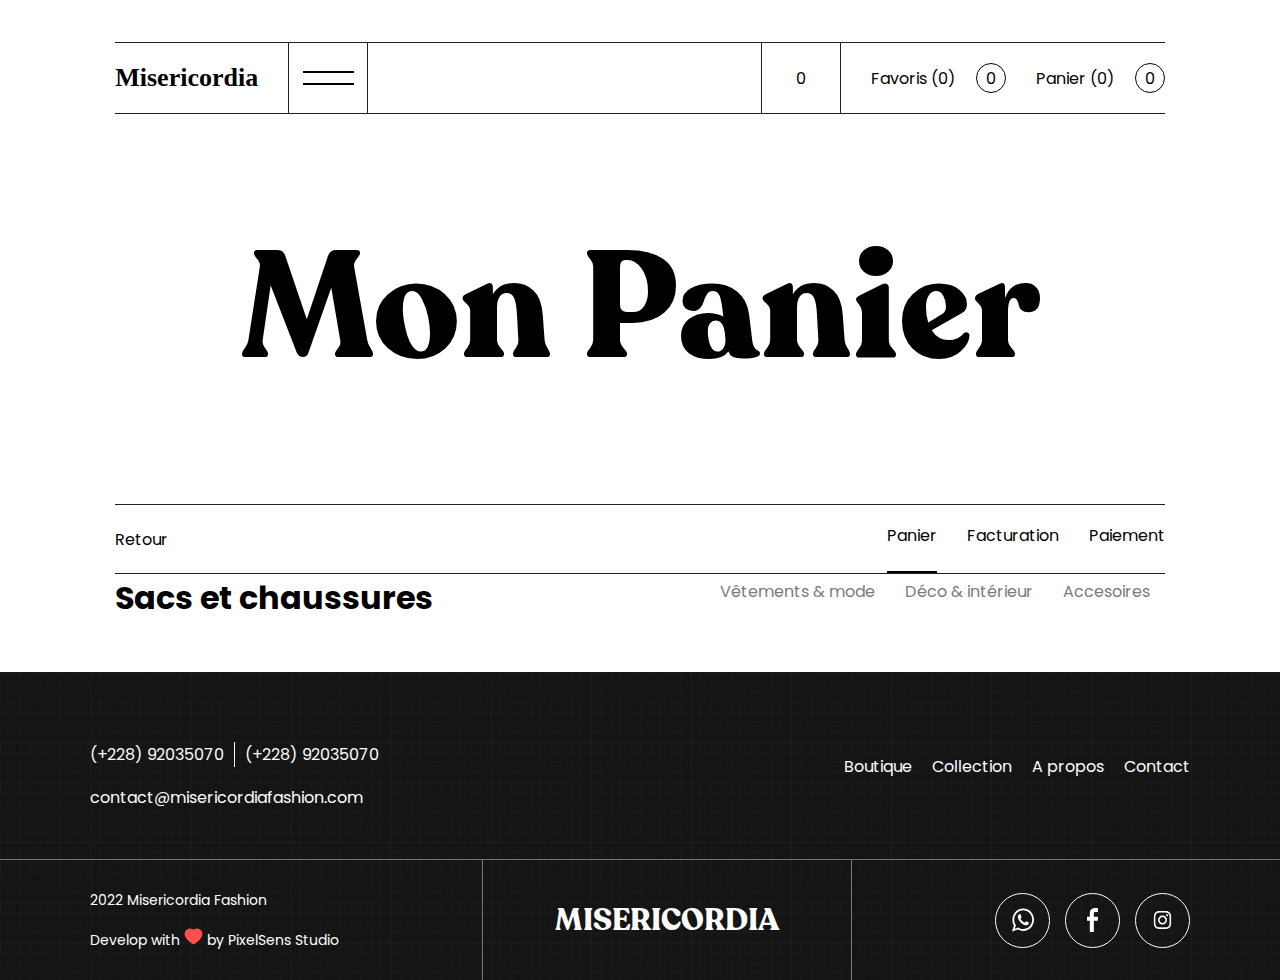
<file: cart.html>
<!DOCTYPE html>
<html lang="en">

<head>
        <meta charset="UTF-8" />
        <meta http-equiv="X-UA-Compatible" content="IE=edge" />
        <meta name="viewport" content="width=device-width, initial-scale=1.0" />
        <link rel="stylesheet" href="assets/styles.css" />
        <link
            href="https://fonts.googleapis.com/css2?family=Poppins:ital,wght@0,100;0,200;0,300;0,400;0,500;0,600;0,700;0,800;0,900;1,100;1,200;1,300;1,400;1,500;1,600;1,700;1,800;1,900&display=swap"
            rel="stylesheet">
        <link href="https://fonts.googleapis.com/css2?family=Pathway+Gothic+One&display=swap" rel="stylesheet">
        <title>Misericordia Fashion</title>
    </head>
<body class=" ">
  <div class="wrapper ">
    <header class="wrapper-fluid">
        <div class="top__navbar d-flex justify-center">
                <div class="left__content d-flex">
                    <div class="logo">
                        <a href="http://">Misericordia</a>
                    </div>
                    <div class="bordered__box menu__bar d-flex">
                        <span class="menu-bar__wrapper d-flex">
                            <span> </span>
                            <span> </span>
                        </span>
                    </div>
                </div>

                <div class="right__content d-flex justify-end">
                    
                    <div class="bordered__box search-icon">
                        0
                    </div>

                    <div class="d-flex justify-end">
                        <div class="nav-item__box">
                            Favoris (0)
                            <div class="icon-circle"> 0 </div>
                        </div>

                        <div class="nav-item__box">
                            Panier (0)
                            <div class="icon-circle"> 0 </div>
                        </div>
                    </div>
               </div>
        </div>
    </header>

    <div class="hero d-flex wrapper-fluid">
        <div class="hero-title">
           Mon Panier
        </div>
   </div>

  

   <div class="bordered_subnav wrapper-fluid d-flex justify-center">
        <div class="col-unit-6 back-arrow">
            Retour
        </div>

        <div class="col-unit-6 subnav-links d-flex">
            <a class="active" href="http://">Panier</a>
            <a href="http://"> Facturation </a>
            <a href="http://"> Paiement</a>
        </div>
   </div>
   <div class="shop__categories d-flex  justify-center wrapper-fluid">
    <div class="active-categorie">
        <h4>Sacs et chaussures</h4>
    </div>

    <div class="left-items d-flex">
            <a href="http://"> Vêtements & mode</a>
            <a href="http://"> Déco & intérieur</a>
            <a href="http://"> Accesoires</a>
    </div>
</div>
      <!-- Begin Footer section -->

      <div class="footer section pos_relative">
        <div class="footer_el footer_wrapper">
            <div class="footer_left section_flex">
                 <div class="contact__info d-flex">
                    <span>(+228) 92035070</span>
                    <span>(+228) 92035070</span>
                 </div>
                 <span>
                    contact@misericordiafashion.com
                 </span>
            </div>
            <div class="footer_right w-100 footer-links">
                <div class="footer_nav-links d-flex">
                        <a href="http://">Boutique</a>
                        <a href="http://">Collection</a>
                        <a href="http://">A propos</a>
                        <a href="http://">Contact</a>
                </div>
            </div>
        </div>
        <div class="footer_cpr footer_display pos_absolute">
            <div class="cpr_left font_poppins bord_l_none">
                <p>2022 Misericordia Fashion</p>
                <p>Develop with <img src="./assets/like.svg" alt=""> by PixelSens Studio</p>
            </div>
            <div class="cpr_center">
                <p class="m_text">MISERICORDIA</p>
            </div>
            <div class="social_link bord_r_none">
                <a href="#">
                    <img src="./assets/wh.svg" alt="">
                </a>
                <a href="#">
                    <img src="./assets/fb.svg" alt="">
                </a>
                <a href="#">
                    <img src="./assets/ig.svg" alt="">
                </a>
            </div>
        </div>
    </div>
</file>
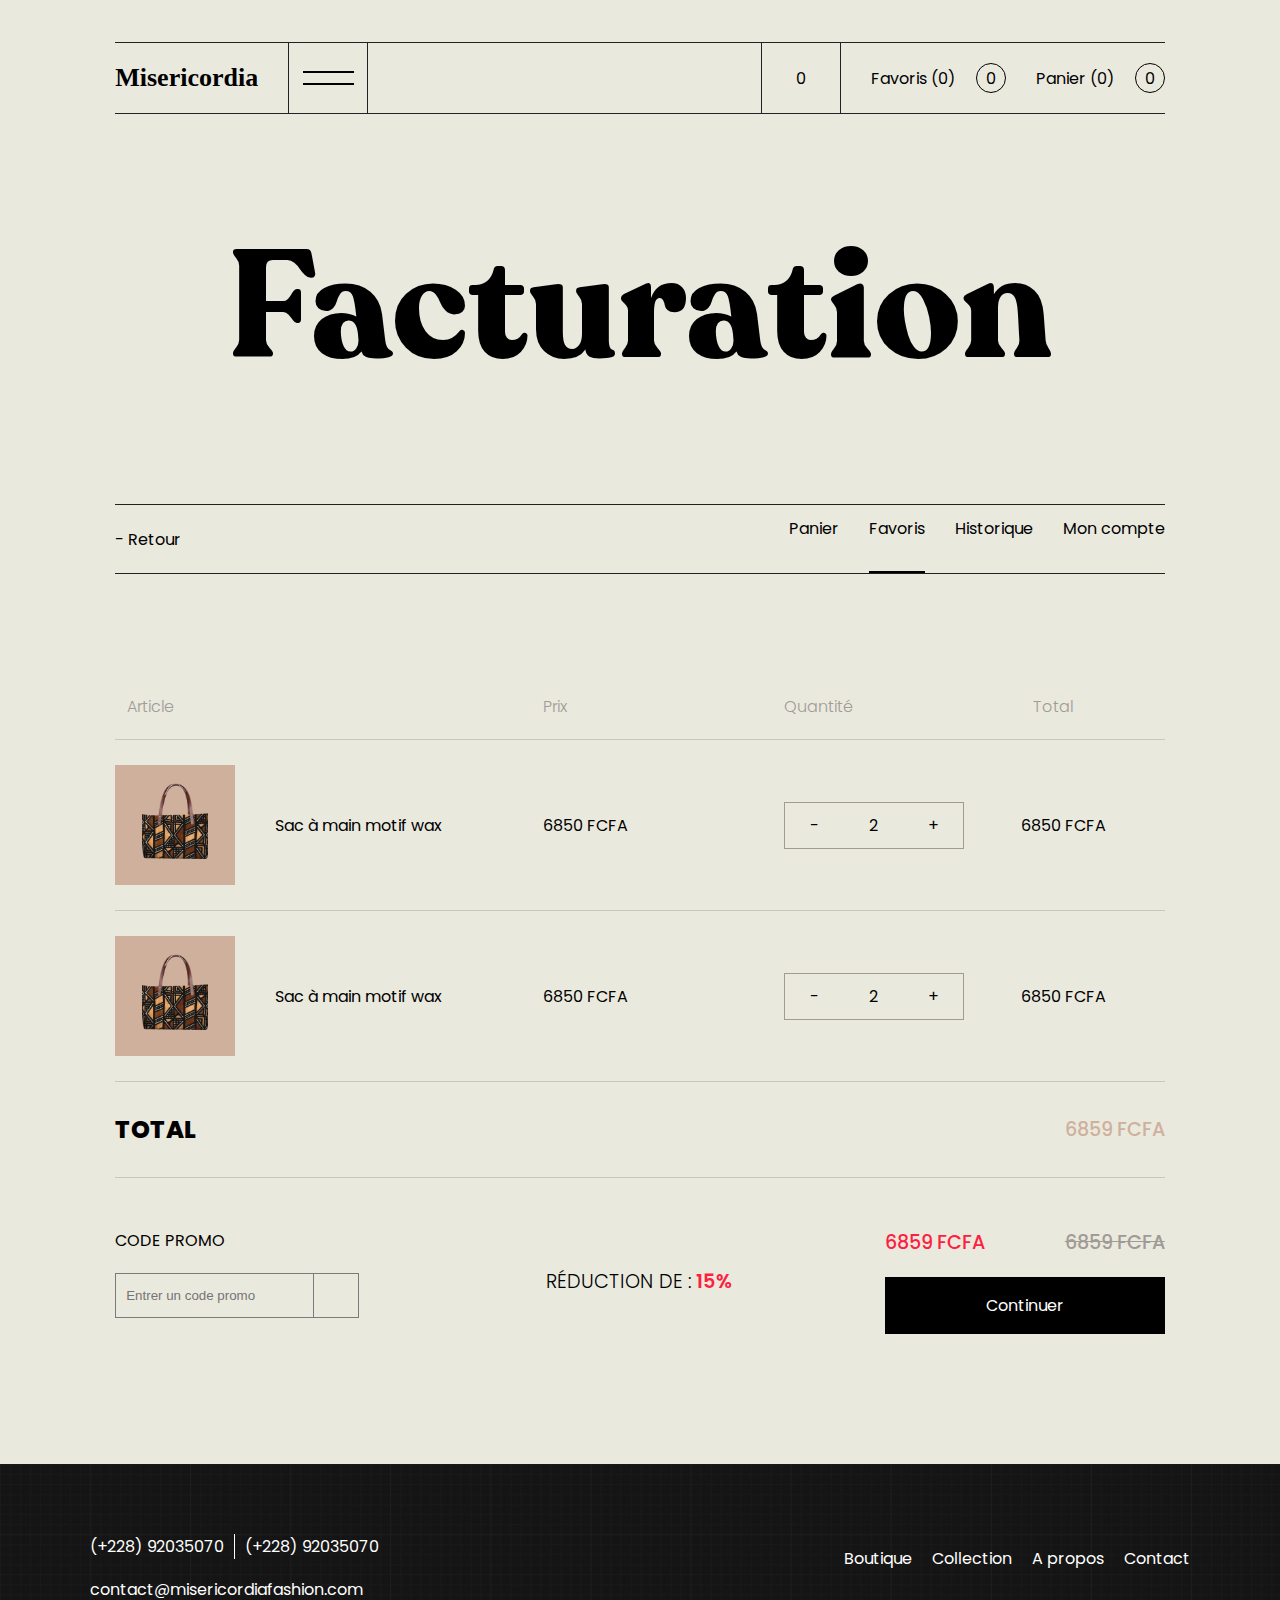
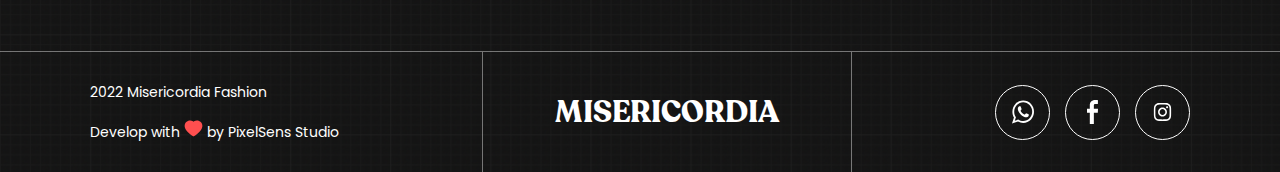
<file: cartt.html>
<!DOCTYPE html>
<html lang="en">

<head>
        <meta charset="UTF-8" />
        <meta http-equiv="X-UA-Compatible" content="IE=edge" />
        <meta name="viewport" content="width=device-width, initial-scale=1.0" />
        <link rel="stylesheet" href="assets/styles.css" />
        <link
            href="https://fonts.googleapis.com/css2?family=Poppins:ital,wght@0,100;0,200;0,300;0,400;0,500;0,600;0,700;0,800;0,900;1,100;1,200;1,300;1,400;1,500;1,600;1,700;1,800;1,900&display=swap"
            rel="stylesheet">
        <link href="https://fonts.googleapis.com/css2?family=Pathway+Gothic+One&display=swap" rel="stylesheet">
        <title>Misericordia Fashion</title>
    </head>
<body class="inner-page ">
  <div class="wrapper ">
    <header class="wrapper-fluid">
        <div class="top__navbar d-flex justify-center">
                <div class="left__content d-flex">
                    <div class="logo">
                        <a href="http://">Misericordia</a>
                    </div>
                    <div class="bordered__box menu__bar d-flex">
                        <span class="menu-bar__wrapper d-flex">
                            <span> </span>
                            <span> </span>
                        </span>
                    </div>
                </div>

                <div class="right__content d-flex justify-end">
                    
                    <div class="bordered__box search-icon">
                        0
                    </div>

                    <div class="d-flex justify-end">
                        <div class="nav-item__box">
                            Favoris (0)
                            <div class="icon-circle"> 0 </div>
                        </div>

                        <div class="nav-item__box">
                            Panier (0)
                            <div class="icon-circle"> 0 </div>
                        </div>
                    </div>
               </div>
        </div>
    </header>

    <div class="hero d-flex wrapper-fluid">
        <div class="hero-title">
           Facturation
        </div>
   </div>

  

   <div class="bordered_subnav wrapper-fluid d-flex justify-center">
        <div class="col-unit-6 back-arrow">
           <span class="icon">-</span> Retour
        </div>

        <div class="col-unit-6 subnav-links d-flex">
            <a href="http://">Panier</a>
            <a class="active" href="http://"> Favoris </a>
            <a href="http://"> Historique</a>
            <a href="http://"> Mon compte</a>
        </div>
   </div>
    
     <div class="content_wrap wrapper-fluid">
         
        <div class="item-table">
            <table class="list-item cart-item  w-100">
                <tr class="item-table__header">
                  <th>Article</th>
                  <th class="price-title">Prix</th>
                  <th>Quantité</th>
                  <th>Total</th>
                  <th></th>
                </tr>
                <tr class="item__row">
                  <td class="item_box">
                    <div class="list-item-box">
                       <div class="sm-img">
                        <img src="assets/sac-wax.png" alt="">
                       </div>
                        <div class="item-title">
                            <p>Sac à main motif wax</p>
                        </div>
                    </div>
                  </td>
                  <td class="price-table">6850 FCFA</td>
                  <td class="quantity">
                    <div class="qty-box d-flex justify-center">
                        <div class="decrease">
                            -
                        </div>
                        <div class="qty">
                            2
                        </div>
                        <div class="increase">
                            +
                        </div>
                    </div>
                  </td>
                  <td class="price-total">
                    6850 FCFA
                </td>
                  <td class="remove-table"> 
                    <span>
                         
                    </span>
                  </td>
                </tr>

                <tr class="item__row">
                    <td class="item_box">
                      <div class="list-item-box">
                         <div class="sm-img">
                          <img src="assets/sac-wax.png" alt="">
                         </div>
                          <div class="item-title">
                              <p>Sac à main motif wax</p>
                          </div>
                      </div>
                    </td>
                    <td class="price-table">6850 FCFA</td>
                    <td class="quantity">
                      <div class="qty-box d-flex justify-center">
                          <div class="decrease">
                              -
                          </div>
                          <div class="qty">
                              2
                          </div>
                          <div class="increase">
                              +
                          </div>
                      </div>
                    </td>
                    <td class="price-total">
                      6850 FCFA
                  </td>
                    <td class="remove-table"> 
                      <span>
                         
                      </span>
                    </td>
                  </tr>
                  <tr class="item__row total-row">
                    <td colspan="3" class="total-title">
                       Total
                    </td>
                    <td colspan="2" class="cart-total "> 
                     <span class="total-price">
                        6859 FCFA
                     </span>
                    </td>
                  </tr>
               
              </table>
              <div class="cart-resume d-flex">
                <div class="col-unit-4 promo-input">
                    <form  action="">
                        <label for="">CODE PROMO</label>
                        <div class="d-flex">
                            <input type="text" name="" id="" placeholder="Entrer un code promo">
                            <button class="promo-input__btn" type="submit"> 
                                 
                            </button>
                        </div>
                    </form>
                </div>
                <div class="col-unit-4 promo-rate">
                   <p> Réduction de : <span class="text-red">15%</span></p>
                </div>
                <div class="col-unit-4 final-total">
                        <div class="promo-group">
                            <div class="d-flex promo-prices">
                                <span class="current-price">
                                    6859 FCFA
                                </span>

                                <span class="promo-price d-flex">
                                    6859 FCFA
                                </span>
                        </div>
                        <div class="next">
                            <a class="btn btn-dark " href="http://">Continuer</a>
                        </div>
                   </div>
                </div>
              </div>
          </div>
     </div>
   
      <!-- Begin Footer section -->

      <div class="footer section pos_relative">
        <div class="footer_el footer_wrapper">
            <div class="footer_left section_flex">
                 <div class="contact__info d-flex">
                    <span>(+228) 92035070</span>
                    <span>(+228) 92035070</span>
                 </div>
                 <span>
                    contact@misericordiafashion.com
                 </span>
            </div>
            <div class="footer_right w-100 footer-links">
                <div class="footer_nav-links d-flex">
                        <a href="http://">Boutique</a>
                        <a href="http://">Collection</a>
                        <a href="http://">A propos</a>
                        <a href="http://">Contact</a>
                </div>
            </div>
        </div>
        <div class="footer_cpr footer_display pos_absolute">
            <div class="cpr_left font_poppins bord_l_none">
                <p>2022 Misericordia Fashion</p>
                <p>Develop with <img src="./assets/like.svg" alt=""> by PixelSens Studio</p>
            </div>
            <div class="cpr_center">
                <p class="m_text">MISERICORDIA</p>
            </div>
            <div class="social_link bord_r_none">
                <a href="#">
                    <img src="./assets/wh.svg" alt="">
                </a>
                <a href="#">
                    <img src="./assets/fb.svg" alt="">
                </a>
                <a href="#">
                    <img src="./assets/ig.svg" alt="">
                </a>
            </div>
        </div>
    </div>
</file>
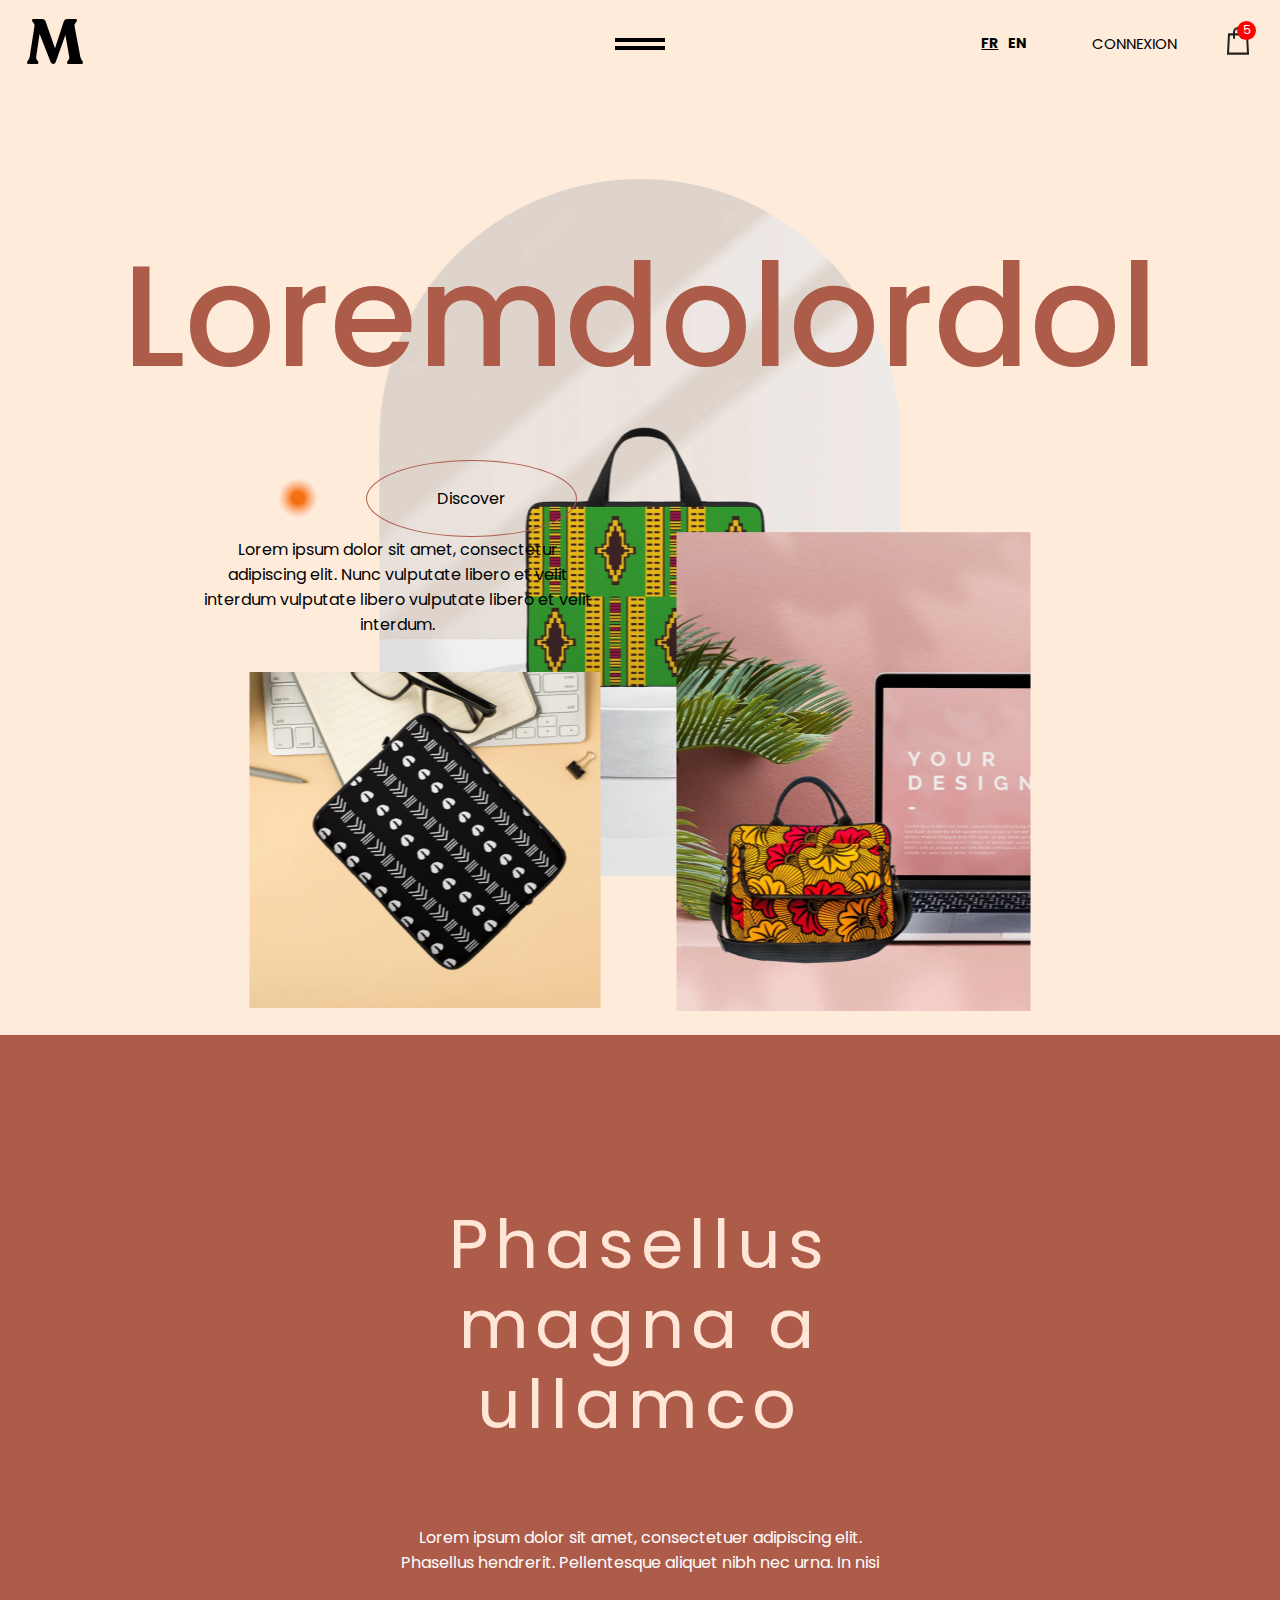
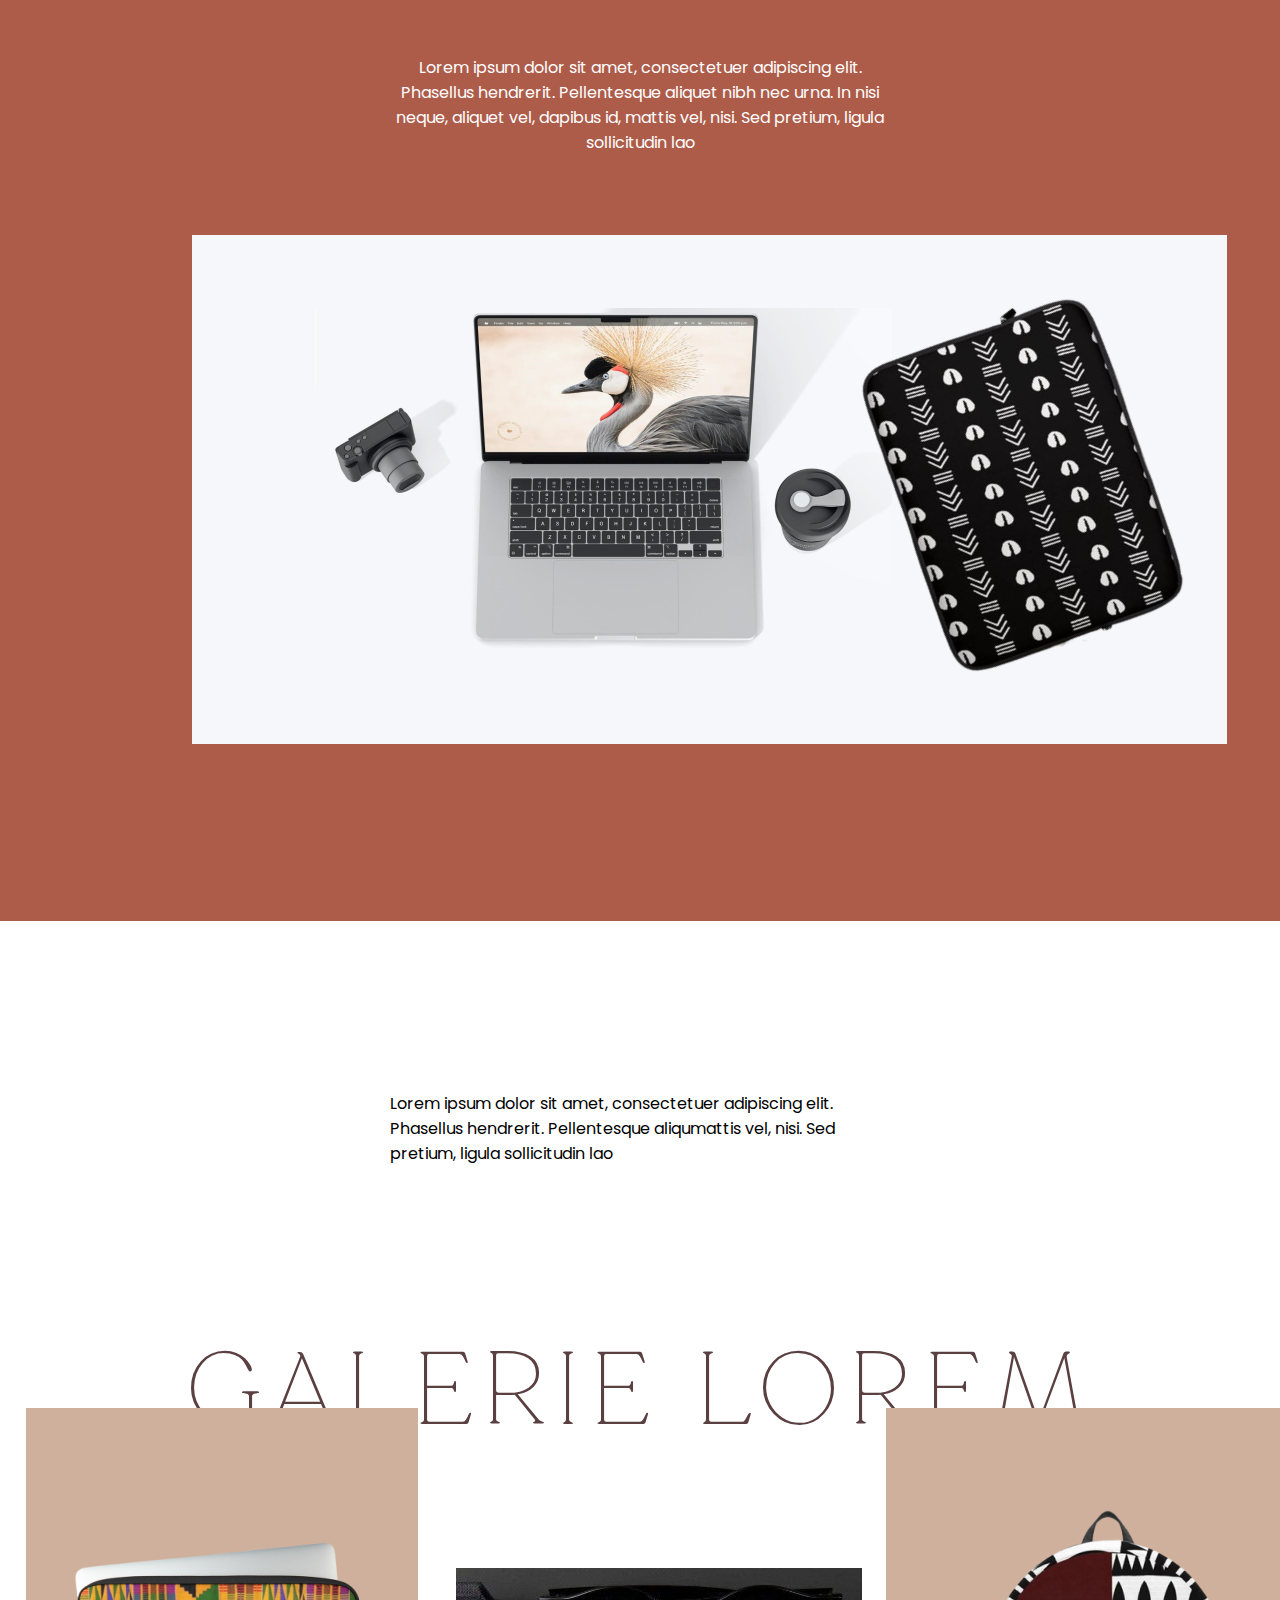
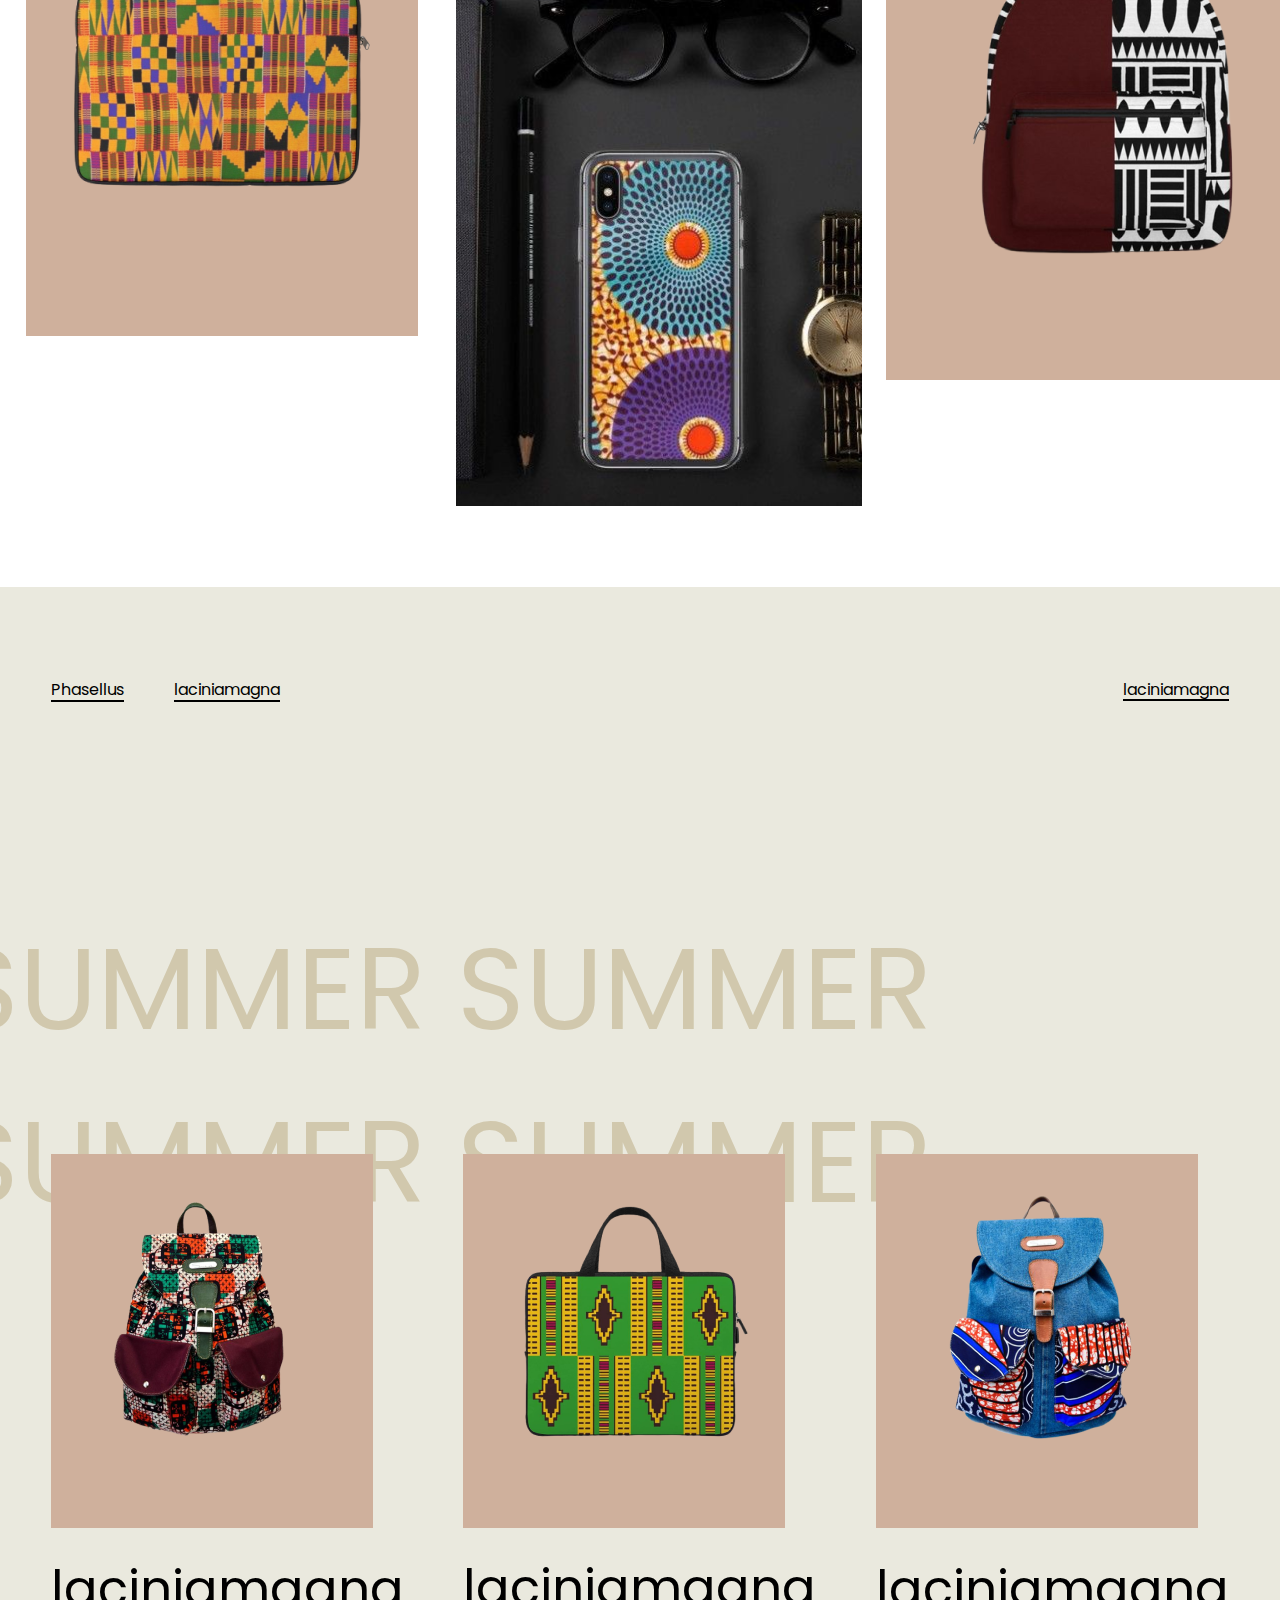
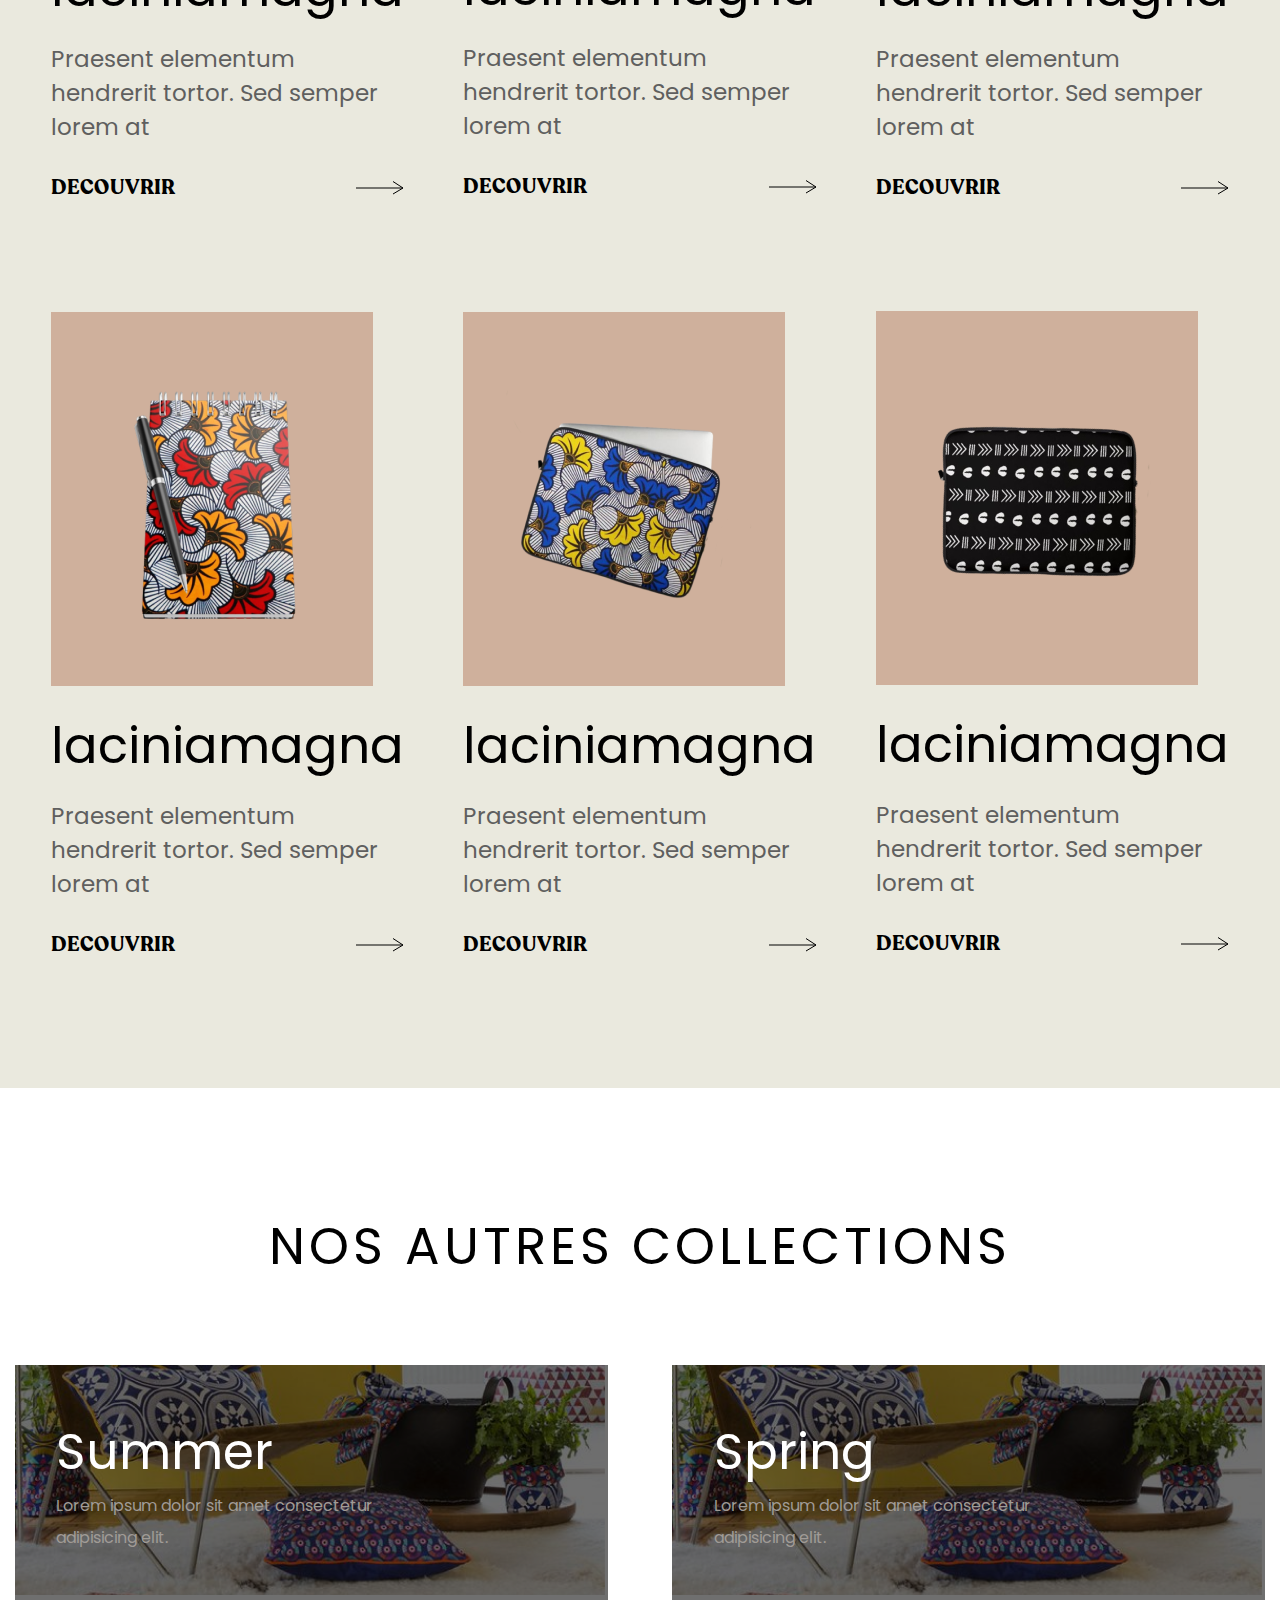
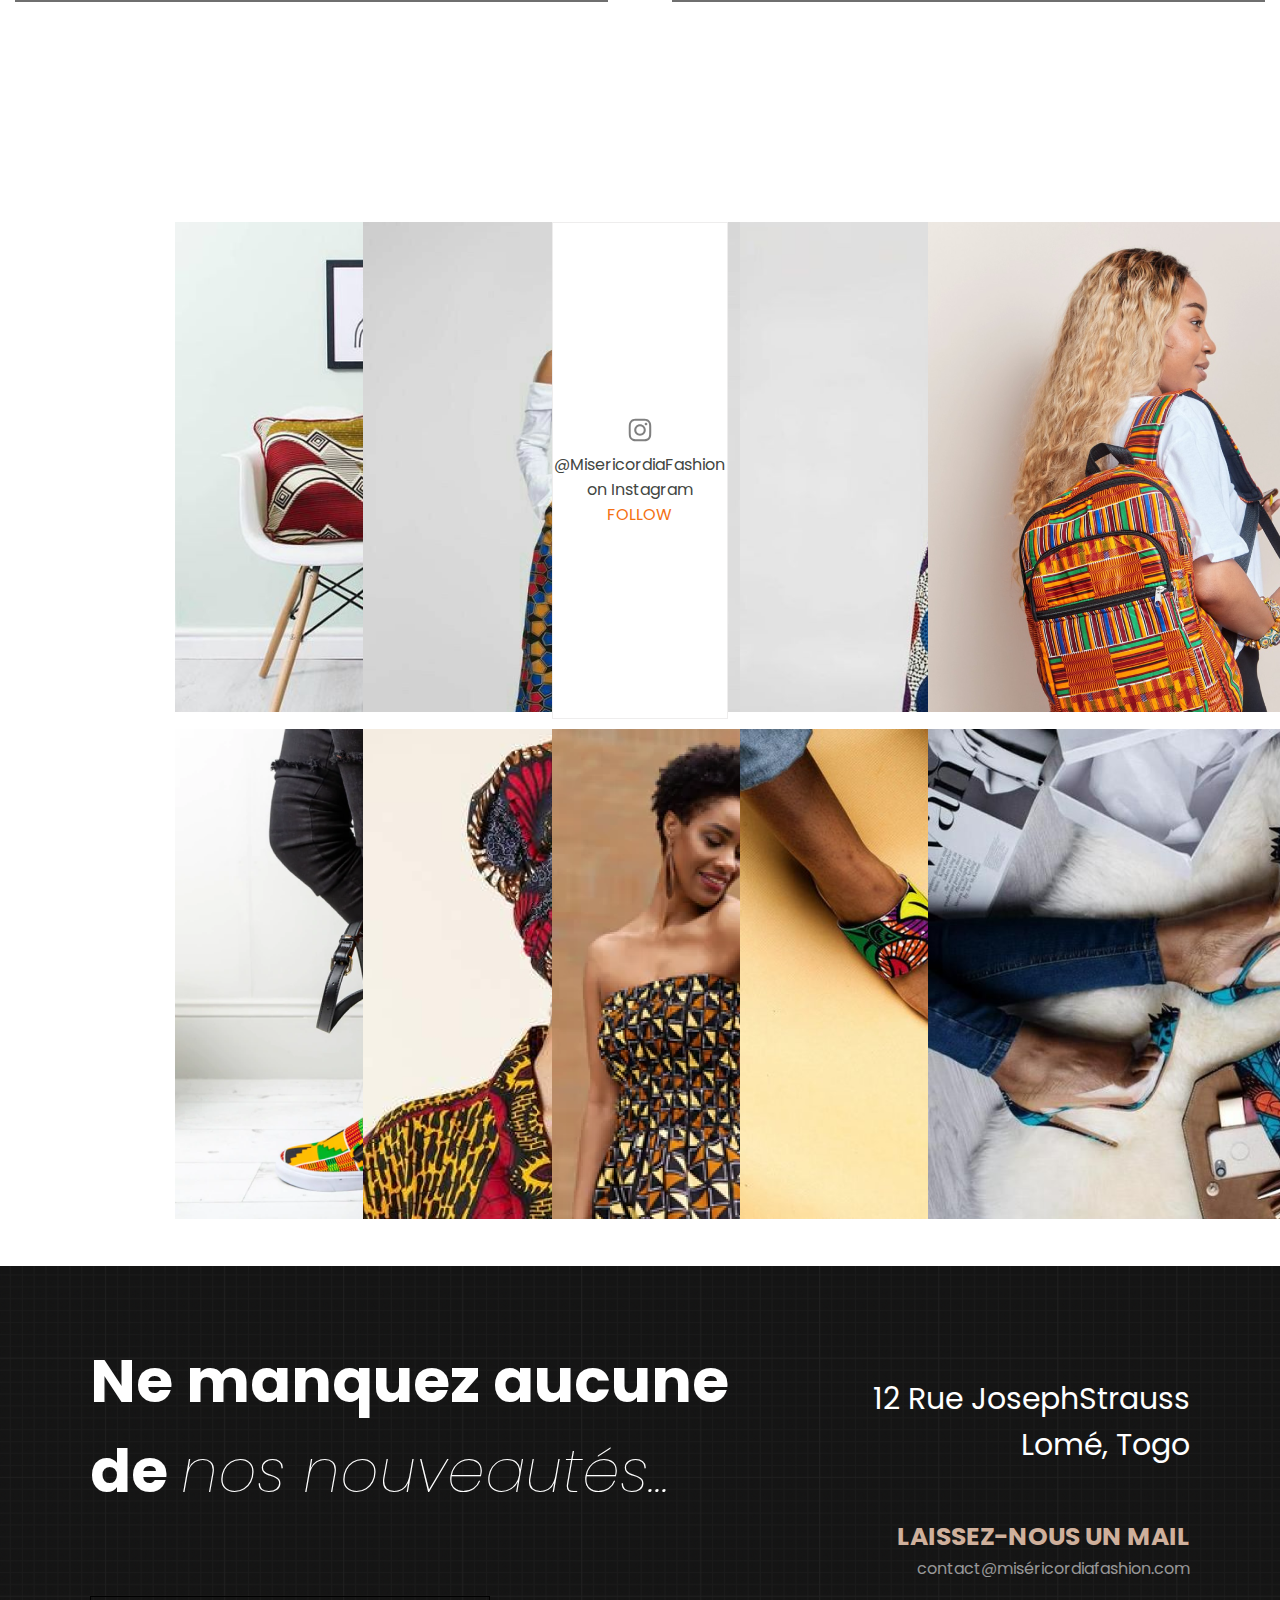
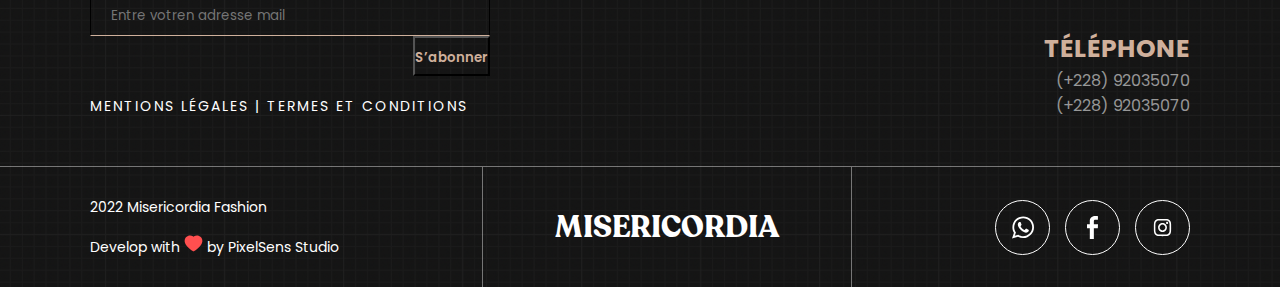
<file: collection1.html>
<!DOCTYPE html>
<html lang="en">

<head>
    <meta charset="UTF-8">
    <meta http-equiv="X-UA-Compatible" content="IE=edge">
    <meta name="viewport" content="width=device-width, initial-scale=1.0">
    <title>Collection 1 - Misericordia</title>
    <link rel="stylesheet" href="assets/styles.css" />
    <link
        href="https://fonts.googleapis.com/css2?family=Poppins:ital,wght@0,100;0,200;0,300;0,400;0,500;0,600;0,700;0,800;0,900;1,100;1,200;1,300;1,400;1,500;1,600;1,700;1,800;1,900&display=swap"
        rel="stylesheet">
</head>

<body>

    <!-- Menu Section -->

    <div class="menu_section section_flex homeindex_background color_white">
        <div class="menu_left pos_relative">
            <img src="./assets/menu1.png" alt="" class="h100">
            <img src="./assets/disroundt.svg" alt="" class="pos_absolute menudisc">
        </div>
        <div class="menu_links">
            <ul class="links">
                <li><a href="#">Shop</a></li>
                <li class="pos_relative col_links section_flex">
                    <a href="#" class="secondaryhard_color underlined">Collections</a>
                    <ul class="col_list_link pos_absolute">
                        <li><a href="#">Collection1</a></li>
                        <li><a href="#">Collection2</a></li>
                        <li><a href="#">Collection3</a></li>
                    </ul>
                </li>
                <li><a href="#">About</a></li>
                <li><a href="#">Contact</a></li>
            </ul>
            <div class="menu_address">
                <p class="ma_text font_trans">12 Rue Joseph Strauss</p>
                <a href="mailto:" class="underlined">hello@misericordiafashion.com</a>
            </div>
        </div>
        <div class="menu_right">
            <div class="menu_r_img">
                <img src="./assets/menu2.png" alt="" class="w100">
            </div>
            <a href="#" class="collink section_flex"><span>Collection</span> <img src="./assets/arrow-rwhite.svg"
                    alt=""></a>
        </div>
        <a href="#" class="m_contact_btn secondaryhard_bgcolor pos_absolute">Nous Contacter</a>
    </div>

    <!-- Menu Section -->

    <div class="first_section orangered100_bgcolor">
        <!-- Menu bar  -->
        <div class="menu_bar">
            <div class="menu_logo_container">
                <a href="index.html" class="logo_link">
                    <span id="logo" class="black_color">M</span>
                </a>
            </div>
            <button class="burger_menu_icon none_bgcolor">
                <span class="burger_line mline1 black_bgcolor"></span>
                <span class="burger_line mline2 black_bgcolor"></span>
            </button>
            <div class="menu_right_el_container">
                <div class="lang_select_icons">
                    <div class="fr_lang font_poppins">
                        <a href="#" class="black_color"> FR </a>
                    </div>
                    <div class="en_lang font_poppins">
                        <a href="#" class="black_color"> EN </a>
                    </div>
                </div>
                <button class="connect_btn black_color font_poppins" type="submit">CONNEXION</button>
                <div class="bag_icon_container">
                    <img src="assets/shopping-bag-dark.svg" class="bag__icon" alt="search icon" />
                    <span class="shopping_number">
                        5
                    </span>
                </div>
            </div>
        </div>
        <!-- Menu bar  -->
        <!-- First section element container -->

        <div class="c1_home pos_relative">
            <div class="c1_gtitle pos_relative">
                <p>Loremdolordol</p>
            </div>
            <div class="c1text_section pos_relative">
                <div class="c1btn1_sec">
                    <img src="./assets/c1dot.svg" alt="">
                    <a class="c1dis_btn" href="#">
                        Discover
                    </a>
                </div>
                <p class="c1text2">
                    Lorem ipsum dolor sit amet, consectetur adipiscing elit. Nunc vulputate libero et velit interdum
                    vulputate
                    libero vulputate libero et velit interdum.
                </p>
            </div>
            <div class="c1_imgs pos_absolute">
                <div class="c1_img1">
                    <img src="./assets/c1img1.png" alt="" class="w100">
                </div>
                <div class="c1_img2 pos_absolute">
                    <img src="./assets/c1img2.png" alt="" class="w100">
                </div>
                <div class="c1_img3 pos_absolute">
                    <img src="./assets/c1img3.png" alt="" class="w100">
                </div>
            </div>
        </div>

        <!-- First section element container -->
    </div>

    <!-- C1 text explantion container -->

    <div class="c1_explansect section coffee_bgcolor">
        <p class="c1_explantitle">
            Phasellus <br>
            magna a ullamco
        </p>
        <p class="c1_ex_tpar color_white">
            Lorem ipsum dolor sit amet, consectetuer adipiscing elit. Phasellus hendrerit. Pellentesque aliquet nibh nec
            urna. In nisi
        </p>
        <p class="c1_ex_tpar color_white">
            Lorem ipsum dolor sit amet, consectetuer adipiscing elit. Phasellus hendrerit. Pellentesque aliquet nibh nec
            urna. In nisi neque, aliquet vel, dapibus id, mattis vel, nisi. Sed pretium, ligula sollicitudin lao
        </p>
        <div class="c1pimg_cont">
            <img src="./assets/c1pimg.png" alt="" class="w100">
        </div>
    </div>

    <!-- C1 text explantion container -->


    <!-- C1 galerie section container -->

    <div class="c1_gal_section section">
        <div class="c1_gal_headtext">
            Lorem ipsum dolor sit amet, consectetuer adipiscing elit. Phasellus hendrerit. Pellentesque aliqumattis vel,
            nisi. Sed pretium, ligula sollicitudin lao
        </div>
        <div class="c1_banner_gtext">
            Galerie Lorem
        </div>
        <div class="c1_gal_imgs pos_relative">
            <div class="c1_galimg1"><img src="./assets/c1galimg1.png" alt="" class="w100"></div>
            <div class="c1_galimg2 pos_relative"><img src="./assets/c1galimg2.png" alt="" class="w100"></div>
            <div class="c1_galimg3"><img src="./assets/c1galimg3.png" alt="" class="w100"></div>
        </div>
    </div>

    <!-- C1 galerie section container -->

    <!-- C1 summer section container -->

    <div class="c1_summer section nuancedlight_bgcolor">
        <div class="c1_summer_head">
            <div class="c1summerltext">
                <a href="#" class="c1_textpar">Phasellus</a>
                <a href="#" class="c1_textpar">laciniamagna</a>
            </div>
            <div class="c1summergtext">
                <a href="#" class="c1_textpar">laciniamagna</a>
            </div>
        </div>
        <div class="c1sumbartext">
            <p>summer <span></span> summer <span></span>summer <span></span> summer</p>
        </div>
        <div class="c1summer_el_container">
            <div class="c1_el">
                <div class="c1el_img">
                    <img src="./assets/c1elimg1.png" alt="" class="w100">
                </div>
                <div class="c1el_gtitle">laciniamagna</div>
                <div class="c1el_txt degraded_color font_poppins">Praesent elementum hendrerit tortor. Sed semper lorem
                    at</div>
                <a href="#" class="addlink">
                    <span>DECOUVRIR</span>
                    <img src="./assets/rightarr.svg" alt="">
                </a>
            </div>
            <div class="c1_el">
                <div class="c1el_img">
                    <img src="./assets/c1elimg2.png" alt="" class="w100">
                </div>
                <div class="c1el_gtitle">laciniamagna</div>
                <div class="c1el_txt degraded_color font_poppins">Praesent elementum hendrerit tortor. Sed semper lorem
                    at</div>
                <a href="#" class="addlink">
                    <span>DECOUVRIR</span>
                    <img src="./assets/rightarr.svg" alt="">
                </a>
            </div>
            <div class="c1_el">
                <div class="c1el_img">
                    <img src="./assets/c1elimg3.png" alt="" class="w100">
                </div>
                <div class="c1el_gtitle">laciniamagna</div>
                <div class="c1el_txt degraded_color font_poppins">Praesent elementum hendrerit tortor. Sed semper lorem
                    at</div>
                <a href="#" class="addlink">
                    <span>DECOUVRIR</span>
                    <img src="./assets/rightarr.svg" alt="">
                </a>
            </div>
            <div class="c1_el">
                <div class="c1el_img">
                    <img src="./assets/c1elimg4.png" alt="" class="w100">
                </div>
                <div class="c1el_gtitle">laciniamagna</div>
                <div class="c1el_txt degraded_color font_poppins">Praesent elementum hendrerit tortor. Sed semper lorem
                    at</div>
                <a href="#" class="addlink">
                    <span>DECOUVRIR</span>
                    <img src="./assets/rightarr.svg" alt="">
                </a>
            </div>
            <div class="c1_el">
                <div class="c1el_img">
                    <img src="./assets/c1elimg5.png" alt="" class="w100">
                </div>
                <div class="c1el_gtitle">laciniamagna</div>
                <div class="c1el_txt degraded_color font_poppins">Praesent elementum hendrerit tortor. Sed semper lorem
                    at</div>
                <a href="#" class="addlink">
                    <span>DECOUVRIR</span>
                    <img src="./assets/rightarr.svg" alt="">
                </a>
            </div>
            <div class="c1_el">
                <div class="c1el_img">
                    <img src="./assets/c1elimg6.png" alt="" class="w100">
                </div>
                <div class="c1el_gtitle">laciniamagna</div>
                <div class="c1el_txt degraded_color font_poppins">Praesent elementum hendrerit tortor. Sed semper lorem
                    at</div>
                <a href="#" class="addlink">
                    <span>DECOUVRIR</span>
                    <img src="./assets/rightarr.svg" alt="">
                </a>
            </div>
        </div>
    </div>

    <!-- C1 summer section container -->
    <!-- Another colection slinks sections -->


    <div class="another_col">
        <p class="a_gtitle">
            Nos autres collections
        </p>
        <div class="anotherlinks color_white">
            <div class="a_container">
                <img src="./assets/colimg.png" alt="" class="w100">
                <div class="a_el">
                    <p class="a_el_title">Summer</p>
                    <p class="a_el_text font_poppins nuancedlight_color">
                        Lorem ipsum dolor sit amet consectetur adipisicing elit.
                    </p>
                </div>
            </div>
            <div class="a_container">
                <img src="./assets/colimg.png" alt="" class="w100">
                <div class="a_el">
                    <p class="a_el_title">Spring</p>
                    <p class="a_el_text font_poppins nuancedlight_color">
                        Lorem ipsum dolor sit amet consectetur adipisicing elit.
                    </p>
                </div>
            </div>
        </div>
    </div>

    <!-- Another colection slinks sections -->

    <!-- Insta section -->

    <div class="section insta_pic_section">
        <div class="insta_sec_img">
            <img src="assets/insta1.png" class="w100">
        </div>
        <div class="insta_sec_img">
            <img src="assets/insta2.png" class="w100">
        </div>
        <div class="insta_sec_img instagramlink">
            <div class="">
                <img src="assets/ig_b.svg" class="insta_icon">
                <p class="insta_par font_poppins">
                    @MisericordiaFashion <br> on Instagram
                </p>
                <a href="#" class="insta_link">Follow</a>
            </div>
        </div>
        <div class="insta_sec_img">
            <img src="assets/insta3.png" class="w100">
        </div>
        <div class="insta_sec_img">
            <img src="assets/insta4.png" class="w100">
        </div>
        <div class="insta_sec_img">
            <img src="assets/insta5.png" class="w100">
        </div>
        <div class="insta_sec_img">
            <img src="assets/insta6.png" class="w100">
        </div>
        <div class="insta_sec_img">
            <img src="assets/insta7.png" class="w100">
        </div>
        <div class="insta_sec_img">
            <img src="assets/insta8.png" class="w100">
        </div>
        <div class="insta_sec_img">
            <img src="assets/insta9.png" class="w100">
        </div>
    </div>

    <!-- Begin Insta section -->


    <!-- Begin Footer section -->

    <div class="footer section pos_relative">
        <div class="footer_el">
            <div class="footer_left section_flex">
                <p class="footer_gtitle font_poppins">
                    Ne manquez aucune <br>
                    de <span>nos nouveautés...</span>
                </p>
                <div class="f_mail_input">
                    <input type="text" class="font_poppins" placeholder="Entre votren adresse mail">
                    <button type="submit" class="font_poppins">S’abonner</button>
                </div>
                <div class="f_term_text font_poppins">
                    Mentions légales | TERMES ET CONDITIONS
                </div>
            </div>
            <div class="footer_right">
                <div class="f_address font_poppins">
                    12 Rue JosephStrauss <br> Lomé, Togo
                </div>
                <div class="f_mail_text">
                    <p class="f_gtext font_poppins">
                        LAISSEZ-NOUS UN MAIL
                    </p>
                    <p class="f_light_text font_poppins font_trans">
                        contact@miséricordiafashion.com
                    </p>
                </div>
                <div class="footer_text">
                    <p class="f_gtext font_poppins">
                        Téléphone
                    </p>
                    <p class="f_light_text font_poppins font_trans">
                        (+228) 92035070 <br>
                        (+228) 92035070
                    </p>
                </div>
            </div>
        </div>
        <div class="footer_cpr footer_display pos_absolute">
            <div class="cpr_left font_poppins bord_l_none">
                <p>2022 Misericordia Fashion</p>
                <p>Develop with <img src="./assets/like.svg" alt=""> by PixelSens Studio</p>
            </div>
            <div class="cpr_center">
                <p class="m_text">MISERICORDIA</p>
            </div>
            <div class="social_link bord_r_none">
                <a href="#">
                    <img src="./assets/wh.svg" alt="">
                </a>
                <a href="#">
                    <img src="./assets/fb.svg" alt="">
                </a>
                <a href="#">
                    <img src="./assets/ig.svg" alt="">
                </a>
            </div>
        </div>
    </div>

    <!-- End Footer section -->

    <script src="./scripts/menu.js"></script>

</body>

</html>
</file>
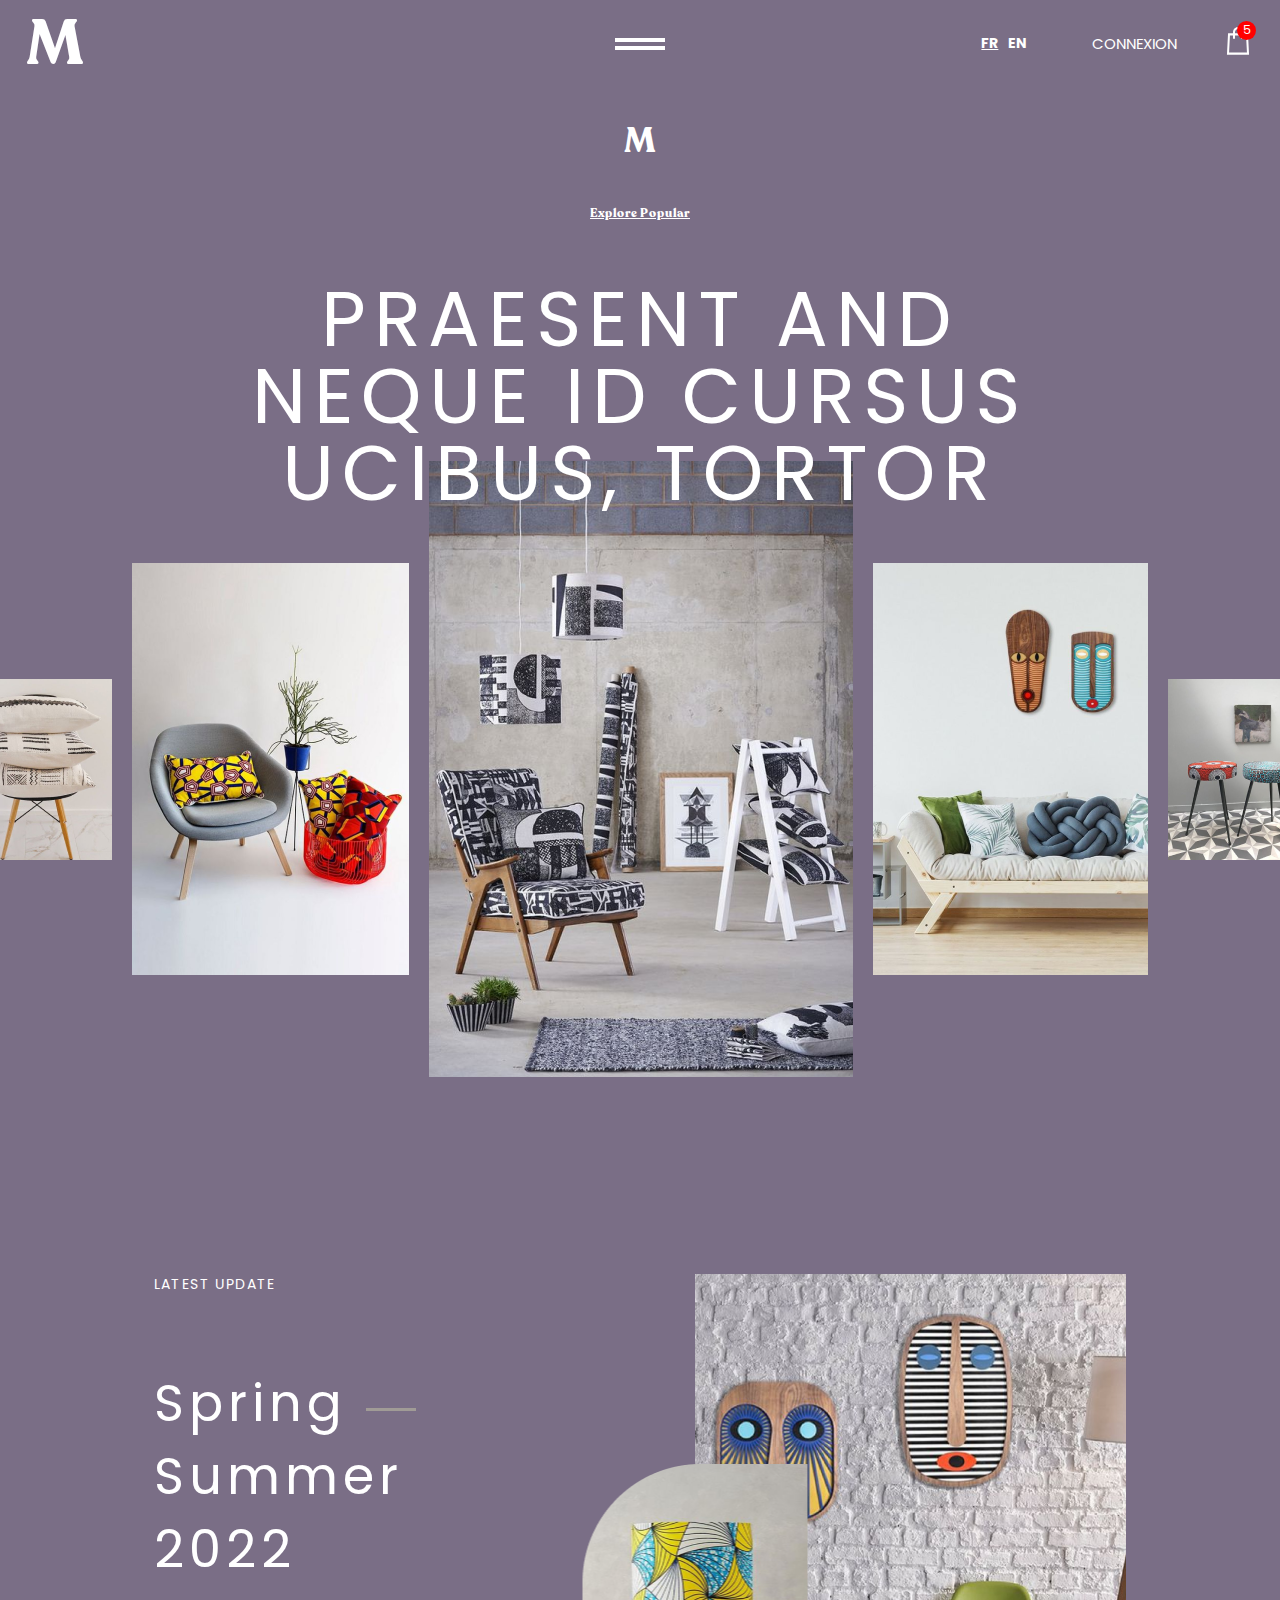
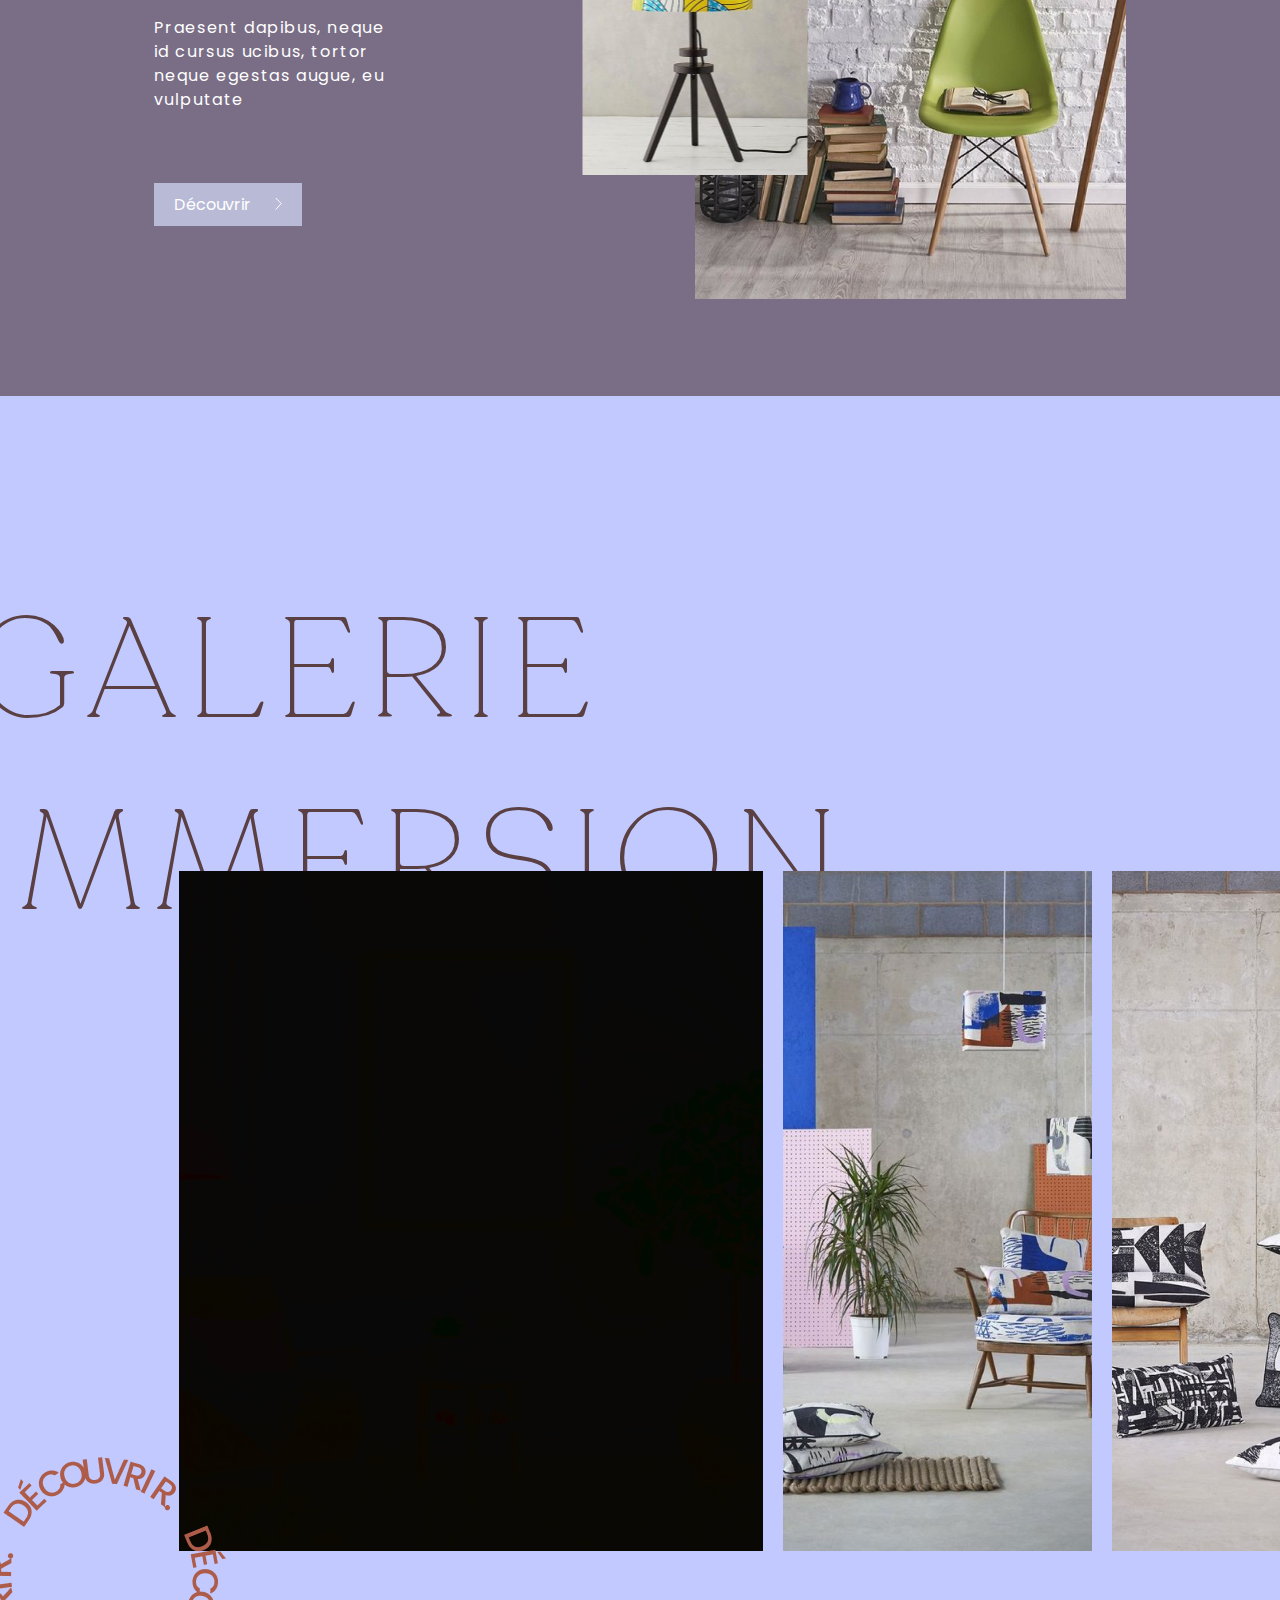
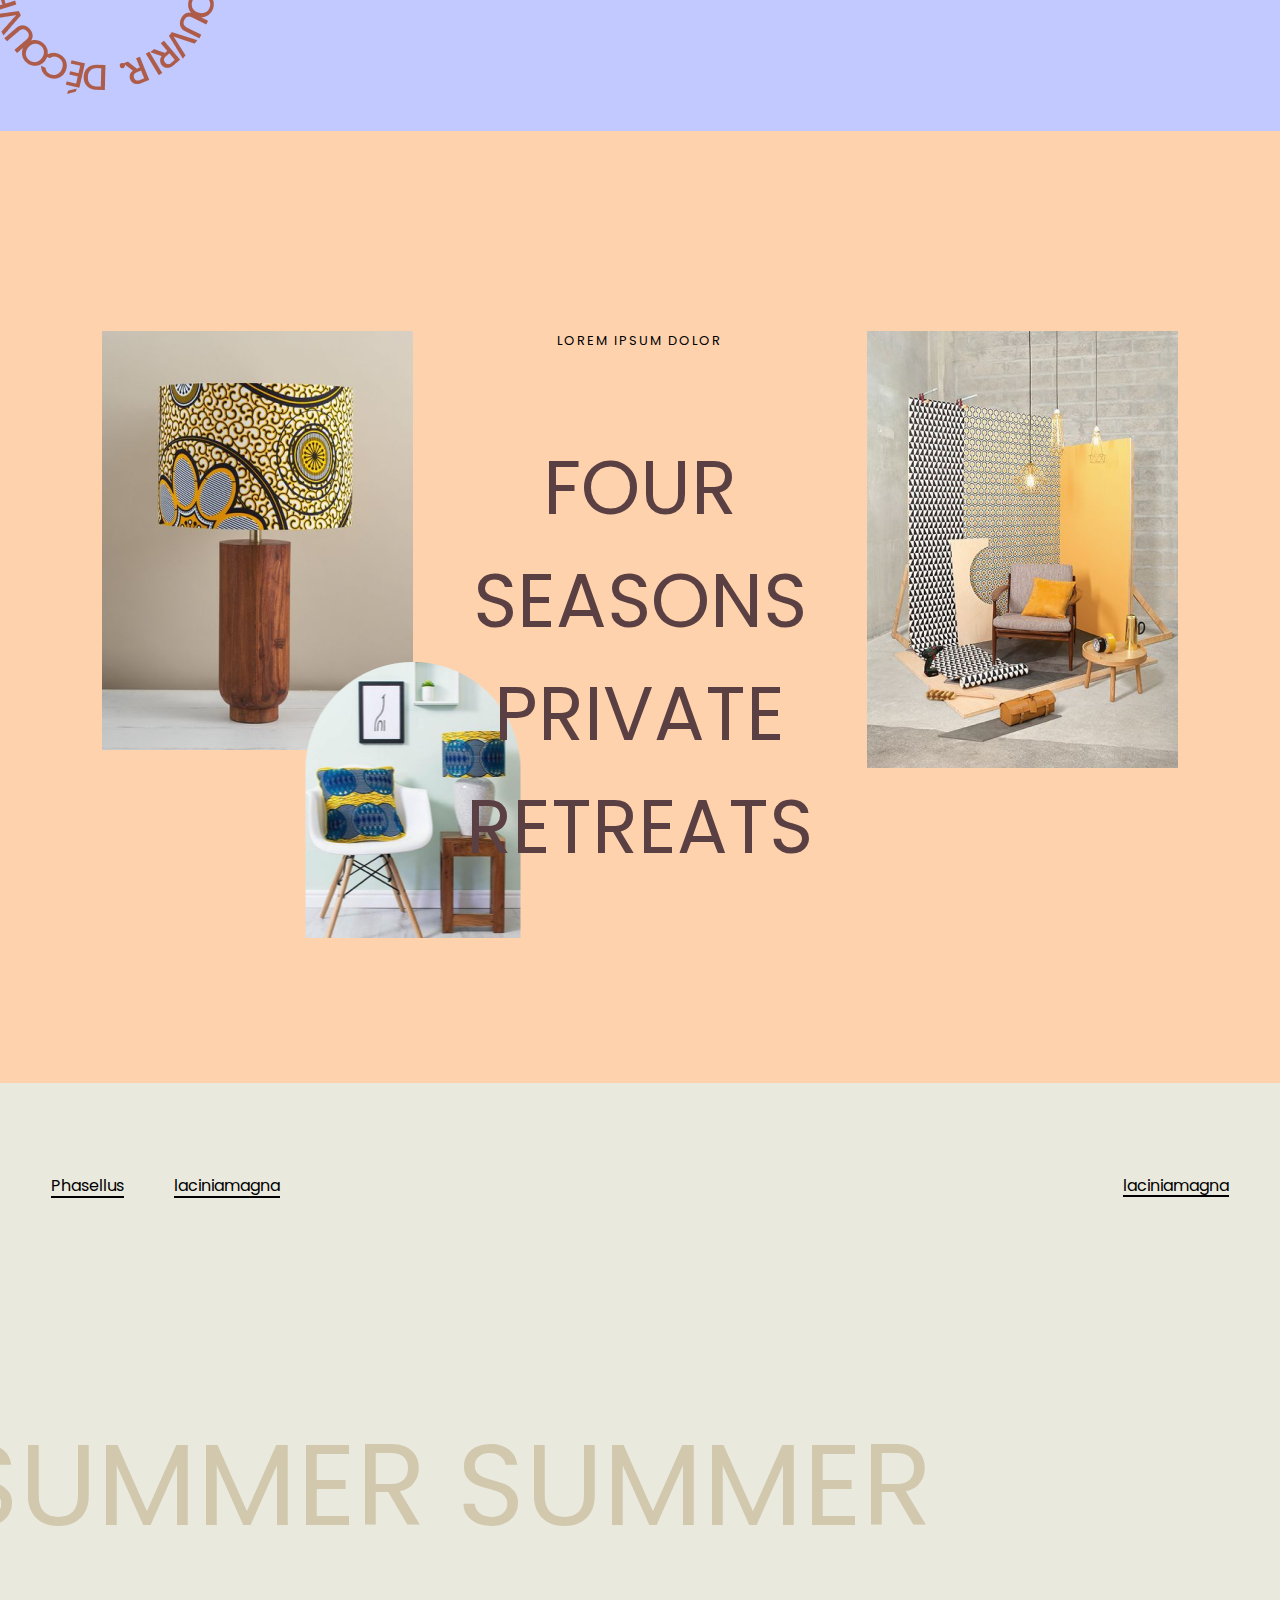
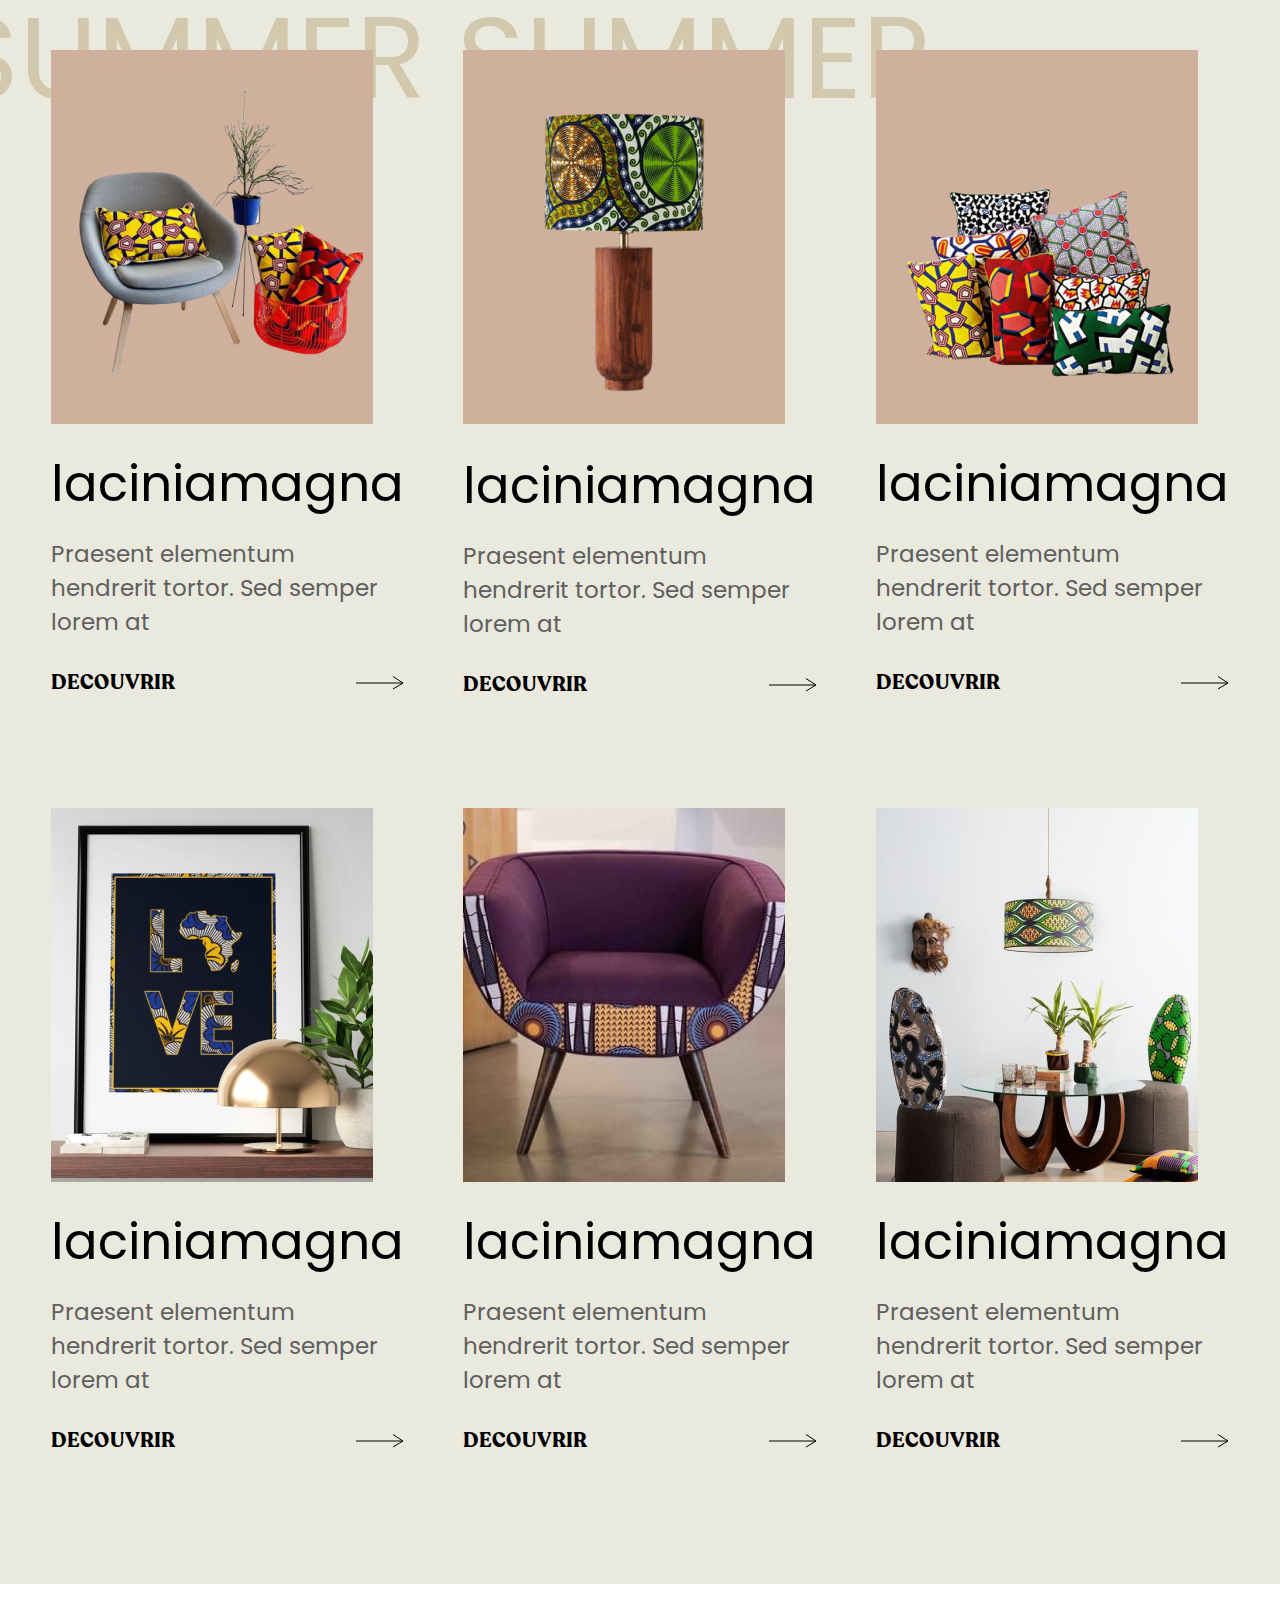
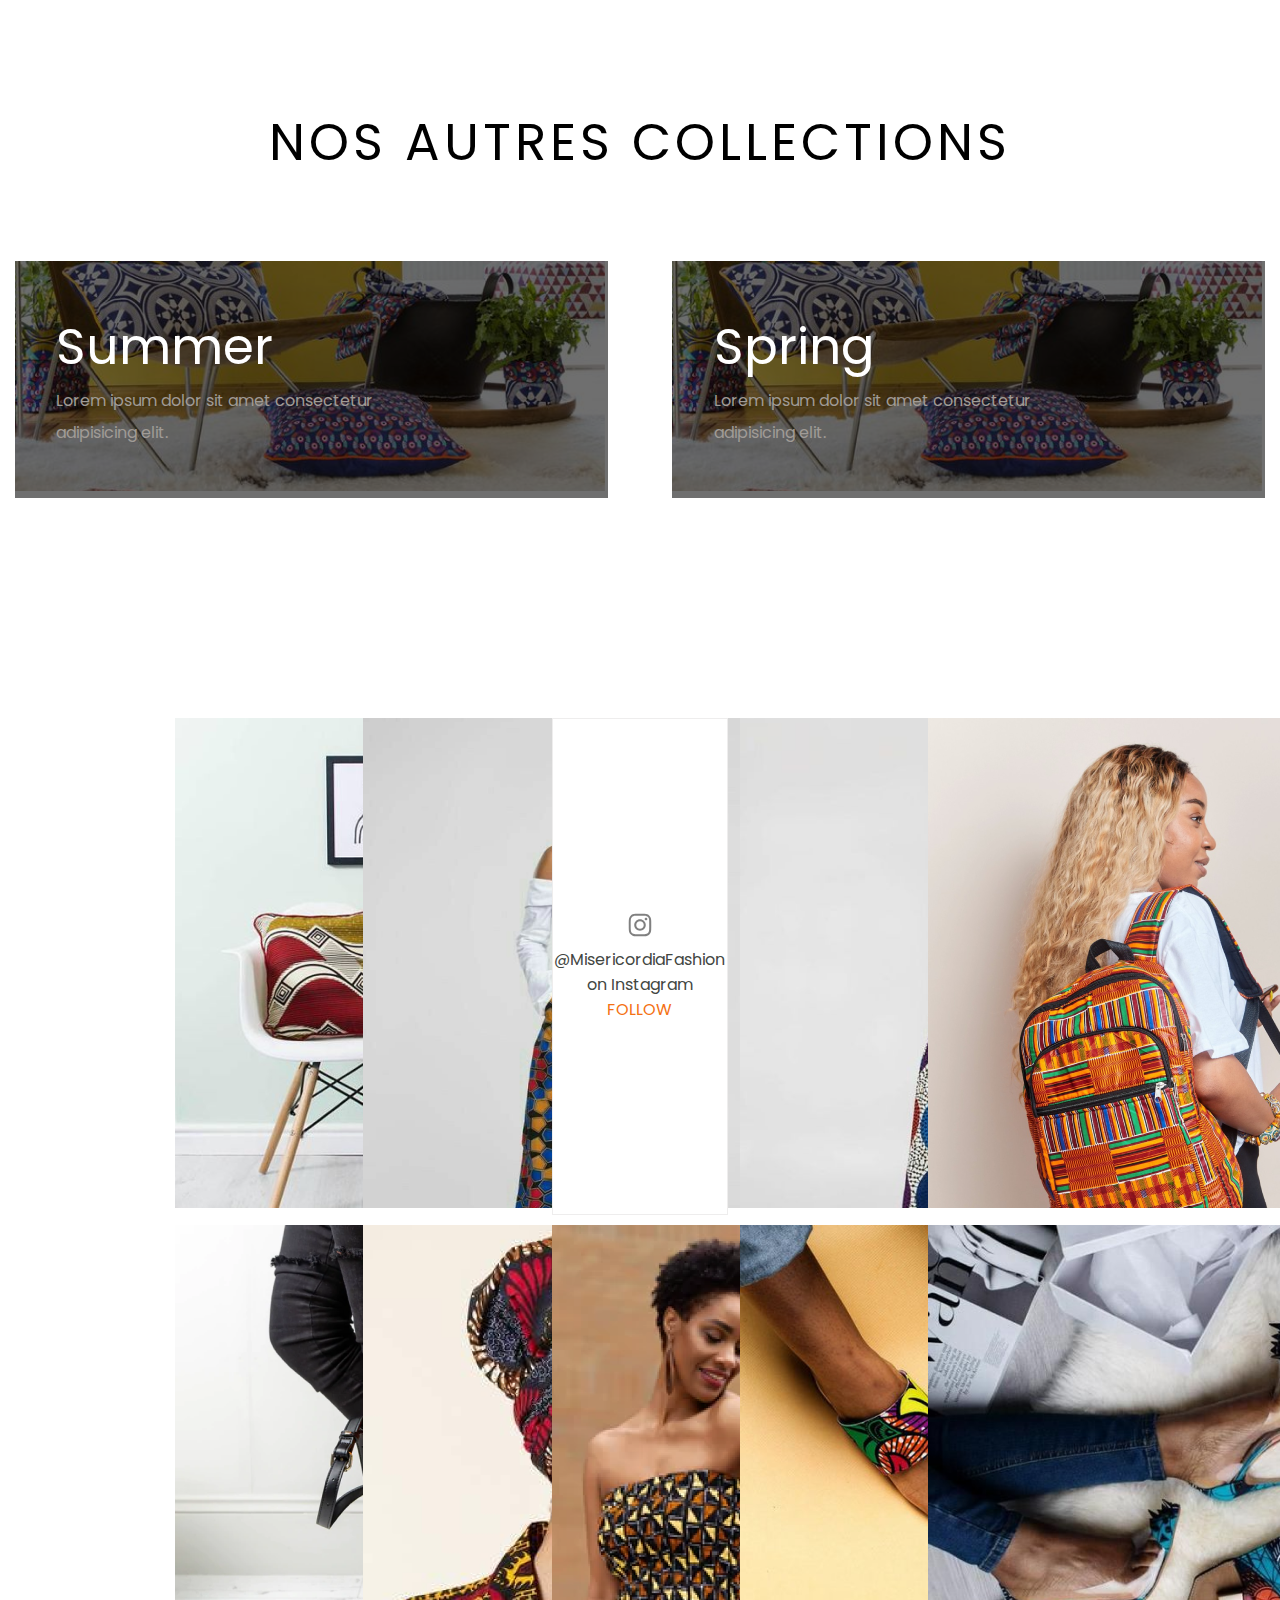
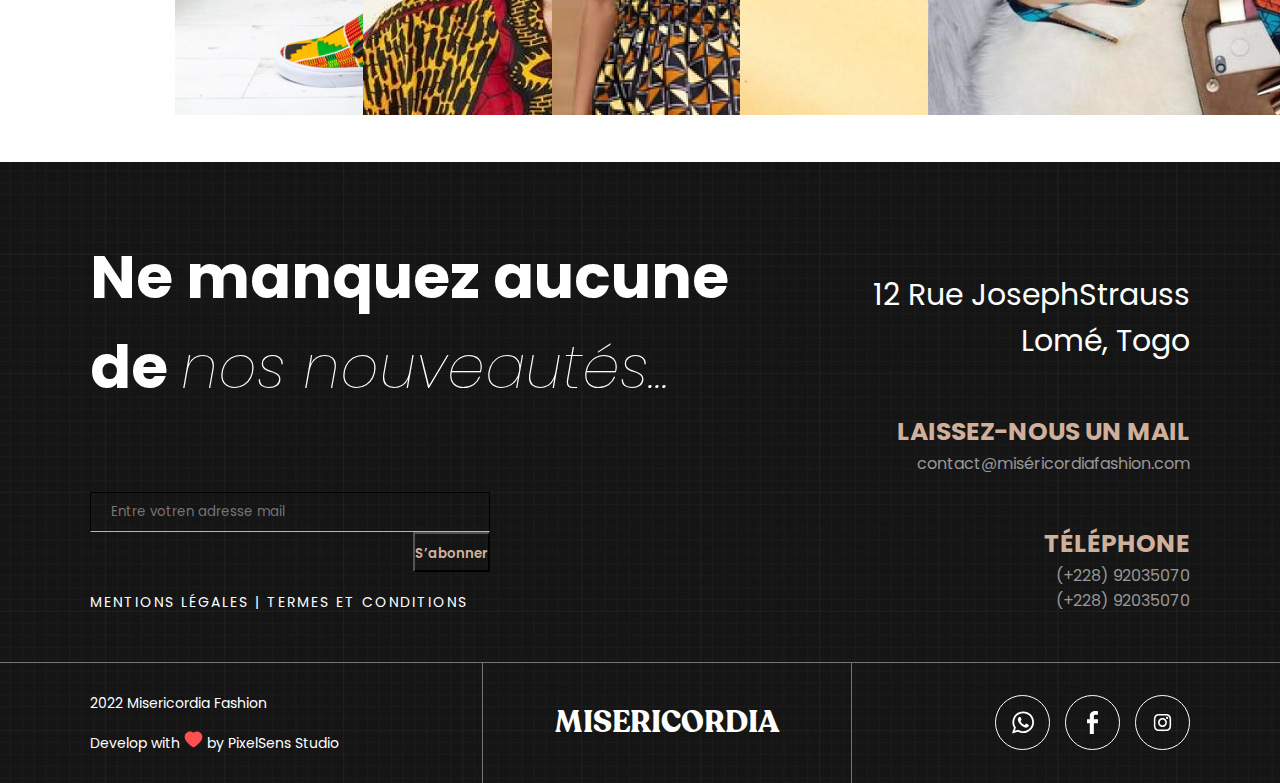
<file: collection2.html>
<!DOCTYPE html>
<html lang="en">

<head>
    <meta charset="UTF-8" />
    <meta http-equiv="X-UA-Compatible" content="IE=edge" />
    <meta name="viewport" content="width=device-width, initial-scale=1.0" />
    <link rel="stylesheet" href="assets/styles.css" />
    <link
        href="https://fonts.googleapis.com/css2?family=Poppins:ital,wght@0,100;0,200;0,300;0,400;0,500;0,600;0,700;0,800;0,900;1,100;1,200;1,300;1,400;1,500;1,600;1,700;1,800;1,900&display=swap"
        rel="stylesheet">
    <link href="https://fonts.googleapis.com/css2?family=Pathway+Gothic+One&display=swap" rel="stylesheet">
    <title>Misericordia Fashion</title>
</head>

<body>

    <!-- Menu Section -->

    <div class="menu_section section_flex homeindex_background color_white">
        <div class="menu_left pos_relative">
            <img src="./assets/menu1.png" alt="" class="h100">
            <div class="pos_absolute menudisc">
                <img src="./assets/disroundt.svg" alt="" class="w100">
            </div>
        </div>
        <div class="menu_links">
            <ul class="links">
                <li><a href="#">Shop</a></li>
                <li class="pos_relative col_links section_flex">
                    <a href="#" class="secondaryhard_color underlined">Collections</a>
                    <ul class="col_list_link pos_absolute">
                        <li><a href="#">Collection1</a></li>
                        <li><a href="#">Collection2</a></li>
                        <li><a href="#">Collection3</a></li>
                    </ul>
                </li>
                <li><a href="#">About</a></li>
                <li><a href="#">Contact</a></li>
            </ul>
            <div class="menu_address">
                <p class="ma_text font_trans">12 Rue Joseph Strauss</p>
                <a href="mailto:" class="underlined">hello@misericordiafashion.com</a>
            </div>
        </div>
        <div class="menu_right">
            <div class="menu_r_img">
                <img src="./assets/menu2.png" alt="" class="w100">
            </div>
            <a href="#" class="collink section_flex"><span>Collection</span> <img src="./assets/arrow-rwhite.svg"
                    alt=""></a>
        </div>
        <a href="#" class="m_contact_btn secondaryhard_bgcolor pos_absolute">Nous Contacter</a>
    </div>

    <!-- Menu Section -->

    <!-- Begin the first section of home page -->
    <div class="col2section violet_bgcolor">
        <!-- Menu bar  -->
        <div class="menu_bar">
            <div class="menu_logo_container color_white">
                <a href="index.html" class="logo_link">
                    <span id="logo">M</span>
                </a>
            </div>
            <button class="burger_menu_icon none_bgcolor">
                <span class="burger_line mline1 white_bgcolor"></span>
                <span class="burger_line mline2 white_bgcolor"></span>
            </button>
            <div class="menu_right_el_container">
                <div class="lang_select_icons">
                    <div class="fr_lang color_white font_poppins">
                        <a href="#"> FR </a>
                    </div>
                    <div class="en_lang color_white font_poppins">
                        <a href="#"> EN </a>
                    </div>
                </div>
                <button class="connect_btn color_white" type="submit">CONNEXION</button>
                <div class="bag_icon_container">
                    <img src="assets/shopping-bag-white.svg" class="bag__icon" alt="search icon" />
                    <span class="shopping_number">
                        5
                    </span>
                </div>
            </div>
        </div>

        <!-- Menu bar  -->

        <!-- Collection 2 header -->

        <div class="c2head">
            <p class="c2logo color_white">M</p>
            <p class="c2headlight_text color_white">
                <a href="#">Explore Popular</a>
            </p>
            <p class="c2headg_text color_white pos_relative">
                Praesent and neque id cursus ucibus, tortor
            </p>
            <div class="c2headimg_section">
                <div class="c2head_img">
                    <img src="./assets/c2himg1.png" alt="" class="w100">
                </div>
                <div class="c2head_img">
                    <img src="./assets/c2himg2.png" alt="" class="w100">
                </div>
                <div class="c2head_img">
                    <img src="./assets/c2himg3.png" alt="" class="w100">
                </div>
                <div class="c2head_img">
                    <img src="./assets/c2himg4.png" alt="" class="w100">
                </div>
                <div class="c2head_img">
                    <img src="./assets/c2himg5.png" alt="" class="w100">
                </div>
            </div>
        </div>

        <!-- End Collection 2 header -->

        <!-- Start Collection 2 header second section -->

        <div class="c2headsecond section_flex color_white">
            <div class="c2secondleft">
                <p class="updatetxt">Latest UPDATE</p>
                <p class="leftgtxt">
                    Spring
                    <span class="leftgtextsep"></span>
                    Summer 2022
                </p>
                <p class="leftsec_par">Praesent dapibus, neque id cursus ucibus, tortor neque egestas augue, eu
                    vulputate</p>
                <a href="#" class="dlink">
                    <span>Découvrir</span>
                    <img src="./assets/arrline.svg" alt="#">
                </a>
            </div>
            <div class="c2secondright pos_relative">
                <img src="./assets/c2rimg.png" alt="#" class="w100">
                <img src="./assets/c2rimg2.png" alt="#" class="pos_absolute c2rimg">
            </div>
        </div>

        <!-- End Collection 2 header second section -->


    </div>

    <!-- End of the first section of home page -->

    <!-- Start collection 2 gallerie section -->

    <div class="gal_section pos_relative skyblue_bgcolor">
        <p class="gal_gtxt primary_color">GALERIE IMMERSION</p>
        <div class="gal_imgs section_flex pos_relative">
            <img src="./assets/galimg1.png" alt="" class="h100">
            <img src="./assets/galimg2.png" alt="" class="h100">
            <img src="./assets/galimg3.png" alt="" class="h100">
            <a href="#" class="pos_absolute dis_img">
                <img src="./assets/discover.png" alt="" class="w100">
            </a>
        </div>
    </div>

    <!-- End collection 2 gallerie section -->

    <!-- Start Collection 2 four season section -->

    <div class="f_season secondary_bgcolor section_flex">
        <div class="f_left pos_relative">
            <img src="./assets/c2f1.png" alt="" class="w100">
            <img src="./assets/c2f2.png" alt="" class="f_leftimg pos_absolute">
        </div>
        <div class="f_text pos_relative">
            <p class="f_ltitle black_color font_poppins">Lorem ipsum dolor</p>
            <p class="f_gtitle primary_color">FOUR SEASONS PRIVATE RETREATS</p>
        </div>
        <div class="f_right">
            <img src="./assets/c2f3.png" alt="" class="w100">
        </div>
    </div>

    <!-- End Collection 2 four season section -->


    <!-- C1 summer section container -->

    <div class="c1_summer section nuancedlight_bgcolor">
        <div class="c1_summer_head">
            <div class="c1summerltext">
                <a href="#" class="c1_textpar">Phasellus</a>
                <a href="#" class="c1_textpar">laciniamagna</a>
            </div>
            <div class="c1summergtext">
                <a href="#" class="c1_textpar">laciniamagna</a>
            </div>
        </div>
        <div class="c1sumbartext">
            <p>summer <span></span> summer <span></span>summer <span></span> summer</p>
        </div>
        <div class="c1summer_el_container">
            <div class="c1_el">
                <div class="c1el_img">
                    <img src="./assets/c2elimg1.png" alt="" class="w100">
                </div>
                <div class="c1el_gtitle">laciniamagna</div>
                <div class="c1el_txt degraded_color font_poppins">Praesent elementum hendrerit tortor. Sed semper lorem
                    at</div>
                <a href="#" class="addlink">
                    <span>DECOUVRIR</span>
                    <img src="./assets/rightarr.svg" alt="">
                </a>
            </div>
            <div class="c1_el">
                <div class="c1el_img">
                    <img src="./assets/c2elimg2.png" alt="" class="w100">
                </div>
                <div class="c1el_gtitle">laciniamagna</div>
                <div class="c1el_txt degraded_color font_poppins">Praesent elementum hendrerit tortor. Sed semper lorem
                    at</div>
                <a href="#" class="addlink">
                    <span>DECOUVRIR</span>
                    <img src="./assets/rightarr.svg" alt="">
                </a>
            </div>
            <div class="c1_el">
                <div class="c1el_img">
                    <img src="./assets/c2elimg3.png" alt="" class="w100">
                </div>
                <div class="c1el_gtitle">laciniamagna</div>
                <div class="c1el_txt degraded_color font_poppins">Praesent elementum hendrerit tortor. Sed semper lorem
                    at</div>
                <a href="#" class="addlink">
                    <span>DECOUVRIR</span>
                    <img src="./assets/rightarr.svg" alt="">
                </a>
            </div>
            <div class="c1_el">
                <div class="c1el_img">
                    <img src="./assets/c2elimg4.png" alt="" class="w100">
                </div>
                <div class="c1el_gtitle">laciniamagna</div>
                <div class="c1el_txt degraded_color font_poppins">Praesent elementum hendrerit tortor. Sed semper lorem
                    at</div>
                <a href="#" class="addlink">
                    <span>DECOUVRIR</span>
                    <img src="./assets/rightarr.svg" alt="">
                </a>
            </div>
            <div class="c1_el">
                <div class="c1el_img">
                    <img src="./assets/c2elimg5.png" alt="" class="w100">
                </div>
                <div class="c1el_gtitle">laciniamagna</div>
                <div class="c1el_txt degraded_color font_poppins">Praesent elementum hendrerit tortor. Sed semper lorem
                    at</div>
                <a href="#" class="addlink">
                    <span>DECOUVRIR</span>
                    <img src="./assets/rightarr.svg" alt="">
                </a>
            </div>
            <div class="c1_el">
                <div class="c1el_img">
                    <img src="./assets/c2elimg6.png" alt="" class="w100">
                </div>
                <div class="c1el_gtitle">laciniamagna</div>
                <div class="c1el_txt degraded_color font_poppins">Praesent elementum hendrerit tortor. Sed semper lorem
                    at</div>
                <a href="#" class="addlink">
                    <span>DECOUVRIR</span>
                    <img src="./assets/rightarr.svg" alt="">
                </a>
            </div>
        </div>
    </div>

    <!-- C1 summer section container -->
    <!-- Another colection slinks sections -->


    <div class="another_col">
        <p class="a_gtitle">
            Nos autres collections
        </p>
        <div class="anotherlinks color_white">
            <div class="a_container">
                <img src="./assets/colimg.png" alt="" class="w100">
                <div class="a_el">
                    <p class="a_el_title">Summer</p>
                    <p class="a_el_text font_poppins nuancedlight_color">
                        Lorem ipsum dolor sit amet consectetur adipisicing elit.
                    </p>
                </div>
            </div>
            <div class="a_container">
                <img src="./assets/colimg.png" alt="" class="w100">
                <div class="a_el">
                    <p class="a_el_title">Spring</p>
                    <p class="a_el_text font_poppins nuancedlight_color">
                        Lorem ipsum dolor sit amet consectetur adipisicing elit.
                    </p>
                </div>
            </div>
        </div>
    </div>

    <!-- Another colection slinks sections -->

    <!-- Insta section -->

    <div class="section insta_pic_section">
        <div class="insta_sec_img">
            <img src="assets/insta1.png" class="w100">
        </div>
        <div class="insta_sec_img">
            <img src="assets/insta2.png" class="w100">
        </div>
        <div class="insta_sec_img instagramlink">
            <div class="">
                <img src="assets/ig_b.svg" class="insta_icon">
                <p class="insta_par font_poppins">
                    @MisericordiaFashion <br> on Instagram
                </p>
                <a href="#" class="insta_link">Follow</a>
            </div>
        </div>
        <div class="insta_sec_img">
            <img src="assets/insta3.png" class="w100">
        </div>
        <div class="insta_sec_img">
            <img src="assets/insta4.png" class="w100">
        </div>
        <div class="insta_sec_img">
            <img src="assets/insta5.png" class="w100">
        </div>
        <div class="insta_sec_img">
            <img src="assets/insta6.png" class="w100">
        </div>
        <div class="insta_sec_img">
            <img src="assets/insta7.png" class="w100">
        </div>
        <div class="insta_sec_img">
            <img src="assets/insta8.png" class="w100">
        </div>
        <div class="insta_sec_img">
            <img src="assets/insta9.png" class="w100">
        </div>
    </div>

    <!-- Begin Insta section -->


    <!-- Begin Footer section -->

    <div class="footer section pos_relative">
        <div class="footer_el">
            <div class="footer_left section_flex">
                <p class="footer_gtitle font_poppins">
                    Ne manquez aucune <br>
                    de <span>nos nouveautés...</span>
                </p>
                <div class="f_mail_input">
                    <input type="text" class="font_poppins" placeholder="Entre votren adresse mail">
                    <button type="submit" class="font_poppins">S’abonner</button>
                </div>
                <div class="f_term_text font_poppins">
                    Mentions légales | TERMES ET CONDITIONS
                </div>
            </div>
            <div class="footer_right">
                <div class="f_address font_poppins">
                    12 Rue JosephStrauss <br> Lomé, Togo
                </div>
                <div class="f_mail_text">
                    <p class="f_gtext font_poppins">
                        LAISSEZ-NOUS UN MAIL
                    </p>
                    <p class="f_light_text font_poppins font_trans">
                        contact@miséricordiafashion.com
                    </p>
                </div>
                <div class="footer_text">
                    <p class="f_gtext font_poppins">
                        Téléphone
                    </p>
                    <p class="f_light_text font_poppins font_trans">
                        (+228) 92035070 <br>
                        (+228) 92035070
                    </p>
                </div>
            </div>
        </div>
        <div class="footer_cpr footer_display pos_absolute">
            <div class="cpr_left font_poppins bord_l_none">
                <p>2022 Misericordia Fashion</p>
                <p>Develop with <img src="./assets/like.svg" alt=""> by PixelSens Studio</p>
            </div>
            <div class="cpr_center">
                <p class="m_text">MISERICORDIA</p>
            </div>
            <div class="social_link bord_r_none">
                <a href="#">
                    <img src="./assets/wh.svg" alt="">
                </a>
                <a href="#">
                    <img src="./assets/fb.svg" alt="">
                </a>
                <a href="#">
                    <img src="./assets/ig.svg" alt="">
                </a>
            </div>
        </div>
    </div>

    <!-- End Footer section -->

    <script src="./scripts/menu.js"></script>

</body>

</html>
</file>
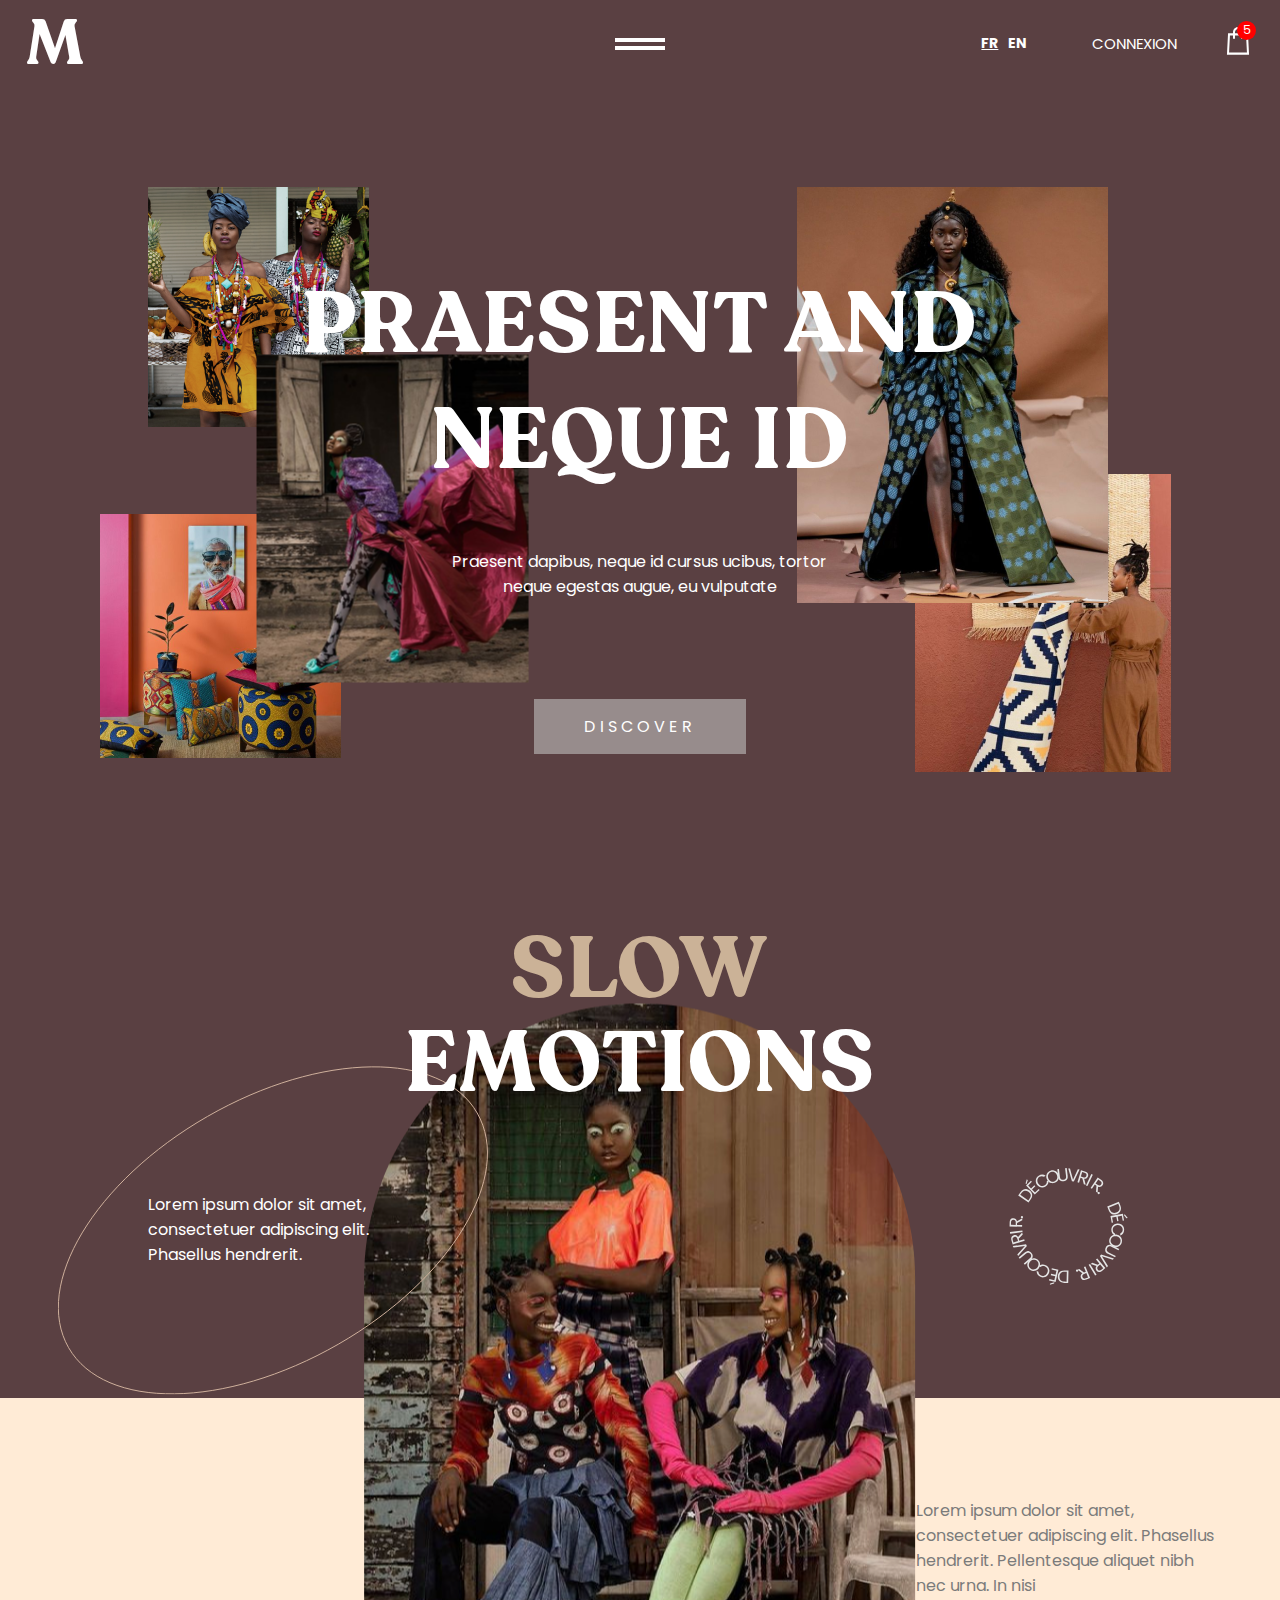
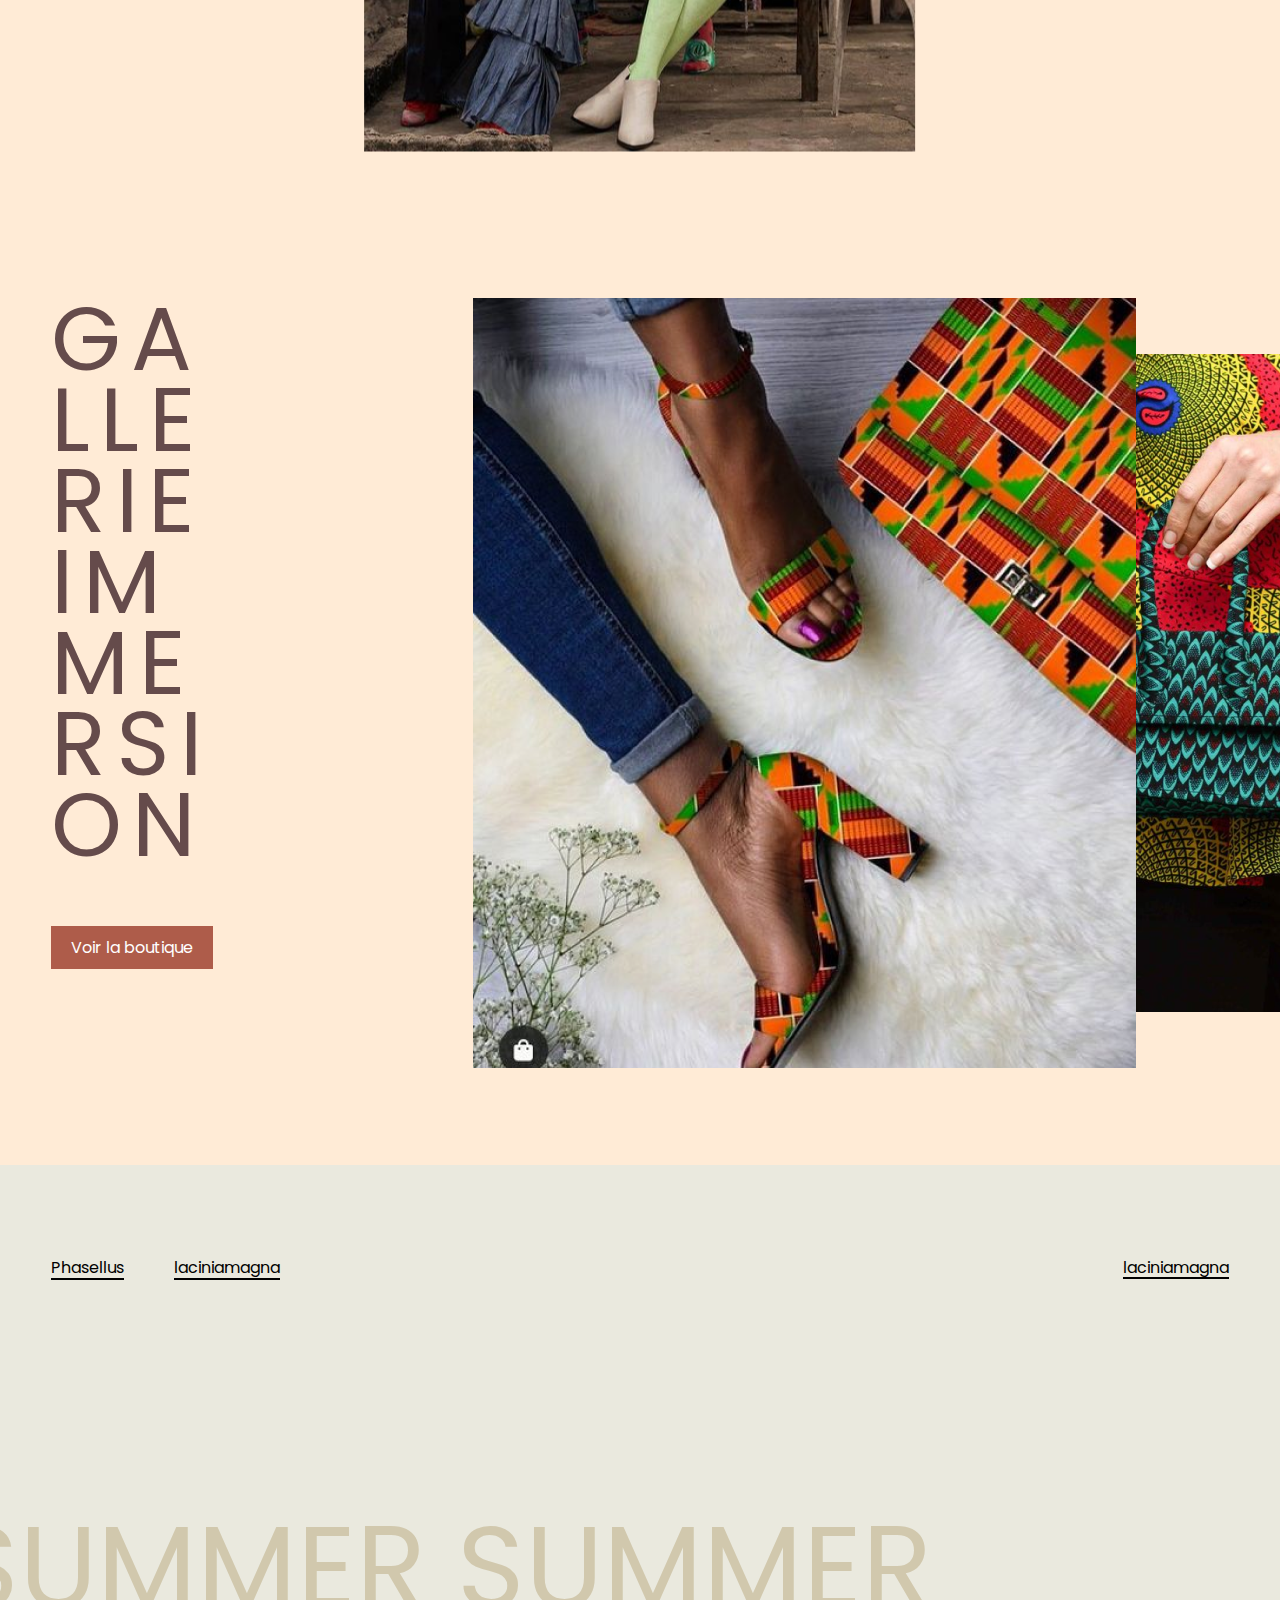
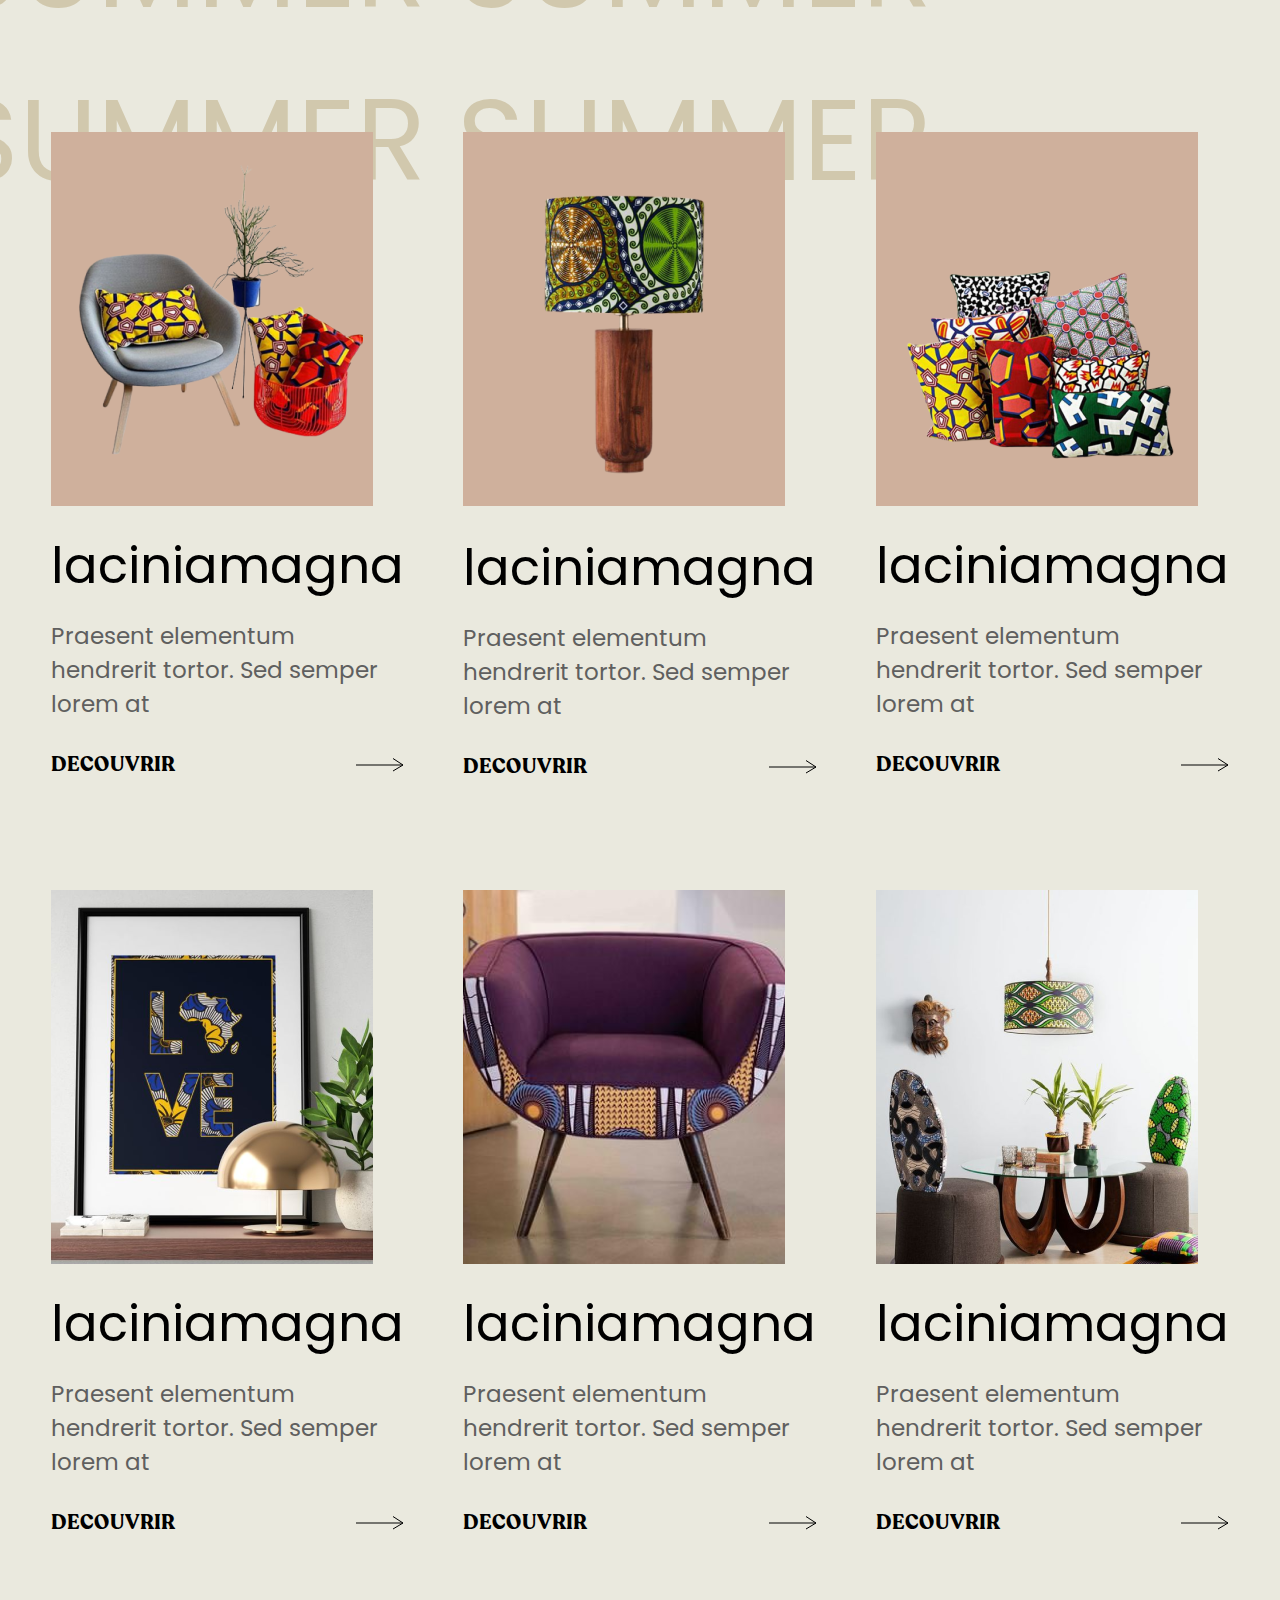
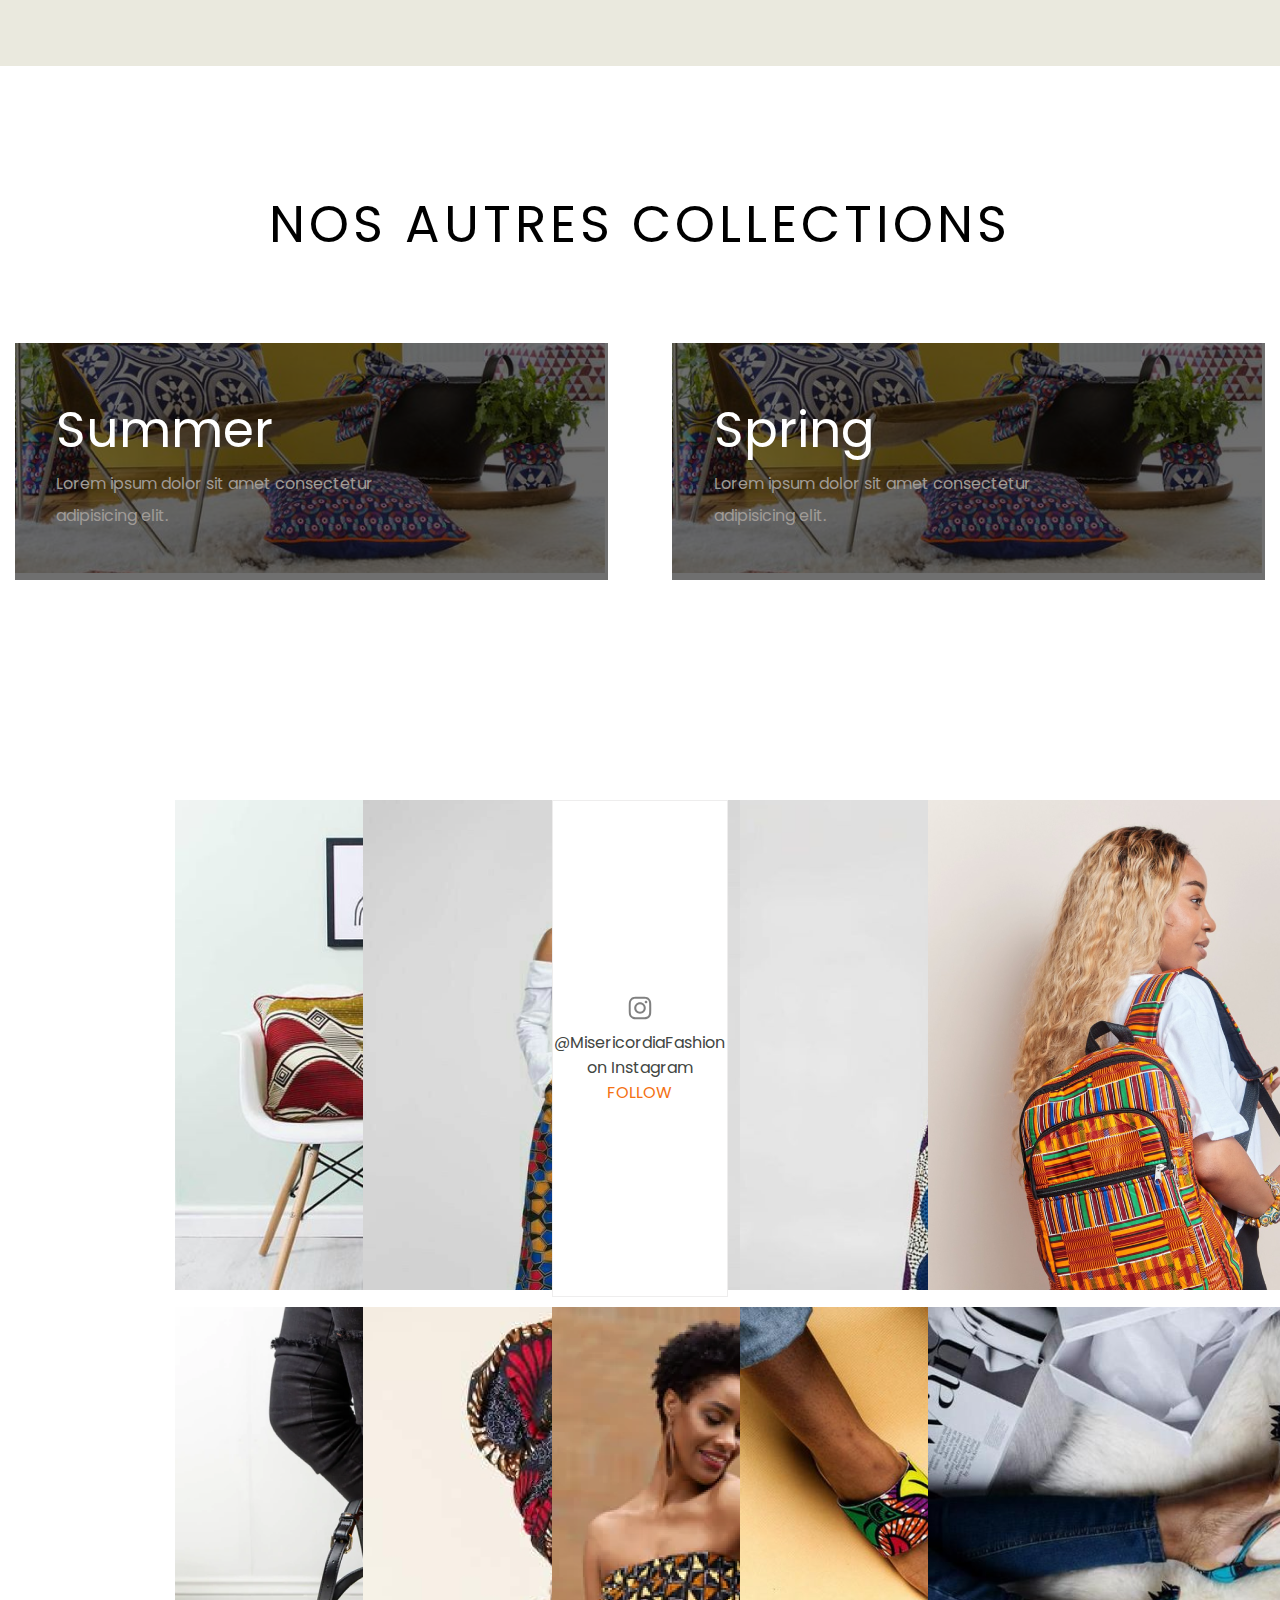
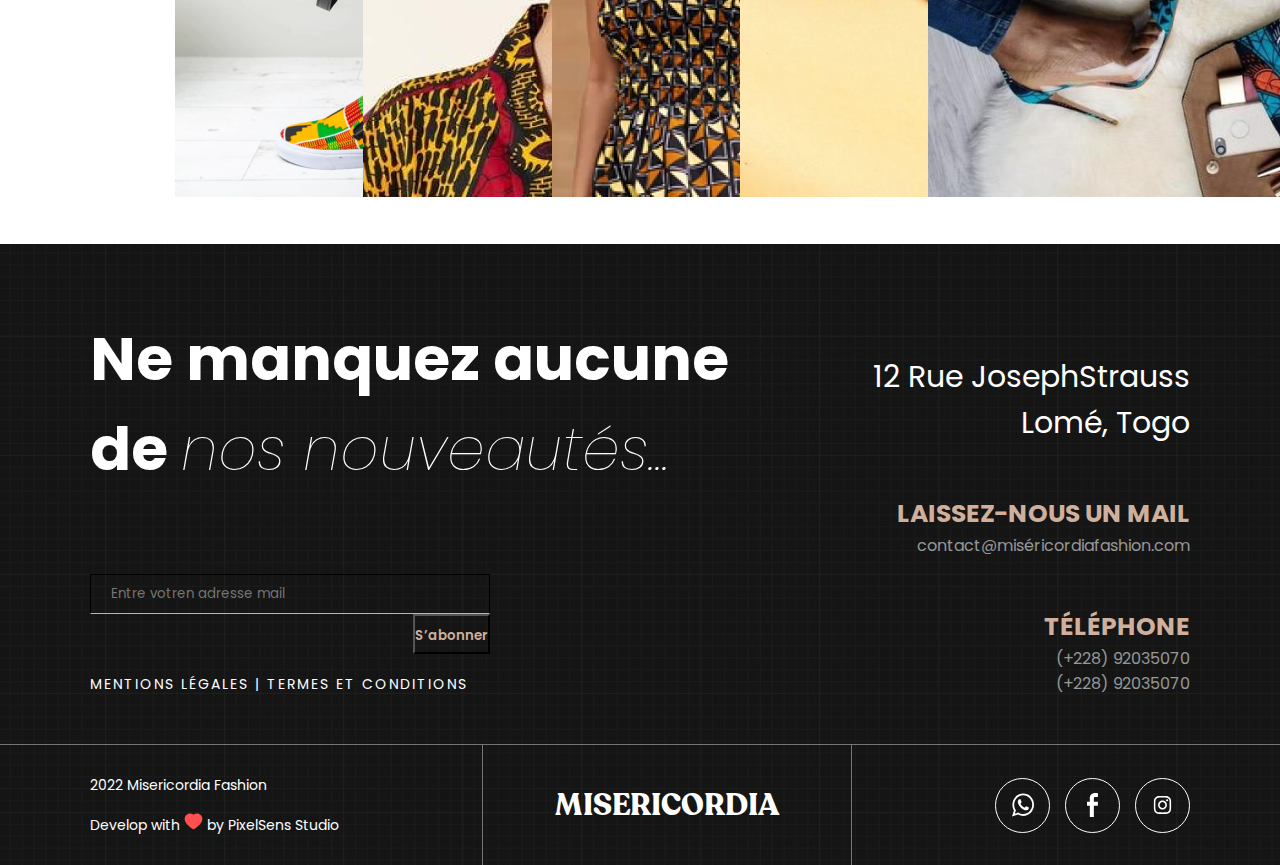
<file: collection3.html>
<!DOCTYPE html>
<html lang="en">

<head>
    <meta charset="UTF-8" />
    <meta http-equiv="X-UA-Compatible" content="IE=edge" />
    <meta name="viewport" content="width=device-width, initial-scale=1.0" />
    <link rel="stylesheet" href="assets/styles.css" />
    <link
        href="https://fonts.googleapis.com/css2?family=Poppins:ital,wght@0,100;0,200;0,300;0,400;0,500;0,600;0,700;0,800;0,900;1,100;1,200;1,300;1,400;1,500;1,600;1,700;1,800;1,900&display=swap"
        rel="stylesheet">
    <link href="https://fonts.googleapis.com/css2?family=Pathway+Gothic+One&display=swap" rel="stylesheet">
    <title>Misericordia Fashion</title>
</head>

<body>

    <!-- Menu Section -->

    <div class="menu_section section_flex homeindex_background color_white">
        <div class="menu_left pos_relative">
            <img src="./assets/menu1.png" alt="" class="h100">
            <img src="./assets/disroundt.svg" alt="" class="pos_absolute menudisc">
        </div>
        <div class="menu_links">
            <ul class="links">
                <li><a href="#">Shop</a></li>
                <li class="pos_relative col_links section_flex">
                    <a href="#" class="secondaryhard_color underlined">Collections</a>
                    <ul class="col_list_link pos_absolute">
                        <li><a href="#">Collection1</a></li>
                        <li><a href="#">Collection2</a></li>
                        <li><a href="#">Collection3</a></li>
                    </ul>
                </li>
                <li><a href="#">About</a></li>
                <li><a href="#">Contact</a></li>
            </ul>
            <div class="menu_address">
                <p class="ma_text font_trans">12 Rue Joseph Strauss</p>
                <a href="mailto:" class="underlined">hello@misericordiafashion.com</a>
            </div>
        </div>
        <div class="menu_right">
            <div class="menu_r_img">
                <img src="./assets/menu2.png" alt="" class="w100">
            </div>
            <a href="#" class="collink section_flex"><span>Collection</span> <img src="./assets/arrow-rwhite.svg"
                    alt=""></a>
        </div>
        <a href="#" class="m_contact_btn secondaryhard_bgcolor pos_absolute">Nous Contacter</a>
    </div>

    <!-- Menu Section -->

    <!-- Begin the first section of home page -->
    <div class="col3section primary_bgcolor">
        <!-- Menu bar  -->
        <div class="menu_bar">
            <div class="menu_logo_container color_white">
                <a href="index.html" class="logo_link">
                    <span id="logo">M</span>
                </a>
            </div>
            <button class="burger_menu_icon none_bgcolor">
                <span class="burger_line mline1 white_bgcolor"></span>
                <span class="burger_line mline2 white_bgcolor"></span>
            </button>
            <div class="menu_right_el_container">
                <div class="lang_select_icons">
                    <div class="fr_lang color_white">
                        <a href="#"> FR </a>
                    </div>
                    <div class="en_lang color_white">
                        <a href="#"> EN </a>
                    </div>
                </div>
                <button class="connect_btn color_white" type="submit">CONNEXION</button>
                <div class="bag_icon_container">
                    <img src="assets/shopping-bag-white.svg" class="bag__icon" alt="search icon" />
                    <span class="shopping_number">
                        5
                    </span>
                </div>
            </div>
        </div>

        <!-- Menu bar  -->

        <!-- Start Collection 3 header section -->

        <div class="col3h_section section_flex pos_relative">
            <div class="col3leftimgs pos_absolute">
                <div class="col3leftimg1">
                    <img src="./assets/c3himg1.png" alt="" class="w100">
                </div>
                <div class="col3leftimg2 pos_absolute">
                    <img src="./assets/c3himg2.png" alt="" class="w100">
                </div>
                <div class="col3leftimg3 pos_relative">
                    <img src="./assets/c3himg3.png" alt="" class="w100">
                </div>
            </div>
            <div class="c3htext_section w100 color_white pos_relative">
                <p class="c3h_gtxt">Praesent and neque id</p>
                <p class="c3h_ltxt font_poppins">Praesent dapibus, neque id cursus ucibus, tortor neque egestas augue,
                    eu vulputate
                </p>
                <a href="#" class="c3disbtn font_poppins trans_bgcolor">DISCOVER</a>
            </div>
            <div class="col3rightimgs pos_absolute">
                <div class="col3rimg1 pos_relative">
                    <img src="./assets/c3himg4.png" alt="" class="w100">
                </div>
                <div class="col3rimg2 pos_absolute">
                    <img src="./assets/c3himg5.png" alt="" class="w100">
                </div>
            </div>
        </div>

        <!-- End Collection 3 header section -->

        <!-- End Collection 3 header second section -->

        <div class="slowemotion color_white">
            <div class="emot_gtitle pos_relative"><span class="productbg_color">SLOW</span> <br> EMOTIONS</div>
            <div class="emot_text_sec section_flex pos_relative">
                <div class="emotleft_txt pos_relative">
                    <p class="emot_txtpar font_poppins">Lorem ipsum dolor sit amet, consectetuer adipiscing elit.
                        Phasellus hendrerit. </p>
                    <img src="./assets/ellipse2.svg" alt="" class="etxtparimg pos_absolute">
                </div>
                <div class="emoimg pos_absolute">
                    <img src="./assets/emotion.png" alt="" class="w100">
                </div>
                <a href="#" class="emo_dis_btn"><img src="./assets/disroundt.svg" alt="" class="w100"></a>
            </div>
            <p class="emo_bot_par pos_absolute font_poppins nuance_color">
                Lorem ipsum dolor sit amet, consectetuer adipiscing elit. Phasellus hendrerit. Pellentesque aliquet nibh
                nec urna. In nisi
            </p>
        </div>

        <!-- End Collection 3 header second section -->

    </div>

    <!-- Start Collection 3 galerie section -->

    <div class="c3gal_sec section_flex productbg_bgcolor pos_relative">
        <div class="c3gal_leftsec">
            <p class="c3gal_gtxt coffee_color">GALLERIE IMMERSION</p>
            <a href="#" class="shoplink font_poppins coffee_bgcolor color_white">Voir la boutique</a>
        </div>
        <div class="c3gal_imgs section_flex pos_relative">
            <div class="c3galim1 pos_relative"><img src="./assets/c3gal1.png" alt="" class="w100"></div>
            <div class="c3galim2 pos_relative"><img src="./assets/c3gal2.png" alt="" class="w100"></div>
            <div class="c3galim3 pos_relative"><img src="./assets/c3gal3.png" alt="" class="w100"></div>
            <div class="c3galim4 pos_relative"><img src="./assets/c3gal4.png" alt="" class="w100"></div>
        </div>
    </div>

    <!-- End Collection 3 galerie section -->


    <!-- C1 summer section container -->

    <div class="c1_summer section nuancedlight_bgcolor">
        <div class="c1_summer_head">
            <div class="c1summerltext">
                <a href="#" class="c1_textpar">Phasellus</a>
                <a href="#" class="c1_textpar">laciniamagna</a>
            </div>
            <div class="c1summergtext">
                <a href="#" class="c1_textpar">laciniamagna</a>
            </div>
        </div>
        <div class="c1sumbartext">
            <p>summer <span></span> summer <span></span>summer <span></span> summer</p>
        </div>
        <div class="c1summer_el_container">
            <div class="c1_el">
                <div class="c1el_img">
                    <img src="./assets/c2elimg1.png" alt="" class="w100">
                </div>
                <div class="c1el_gtitle">laciniamagna</div>
                <div class="c1el_txt degraded_color font_poppins">Praesent elementum hendrerit tortor. Sed semper lorem
                    at</div>
                <a href="#" class="addlink">
                    <span>DECOUVRIR</span>
                    <img src="./assets/rightarr.svg" alt="">
                </a>
            </div>
            <div class="c1_el">
                <div class="c1el_img">
                    <img src="./assets/c2elimg2.png" alt="" class="w100">
                </div>
                <div class="c1el_gtitle">laciniamagna</div>
                <div class="c1el_txt degraded_color font_poppins">Praesent elementum hendrerit tortor. Sed semper lorem
                    at</div>
                <a href="#" class="addlink">
                    <span>DECOUVRIR</span>
                    <img src="./assets/rightarr.svg" alt="">
                </a>
            </div>
            <div class="c1_el">
                <div class="c1el_img">
                    <img src="./assets/c2elimg3.png" alt="" class="w100">
                </div>
                <div class="c1el_gtitle">laciniamagna</div>
                <div class="c1el_txt degraded_color font_poppins">Praesent elementum hendrerit tortor. Sed semper lorem
                    at</div>
                <a href="#" class="addlink">
                    <span>DECOUVRIR</span>
                    <img src="./assets/rightarr.svg" alt="">
                </a>
            </div>
            <div class="c1_el">
                <div class="c1el_img">
                    <img src="./assets/c2elimg4.png" alt="" class="w100">
                </div>
                <div class="c1el_gtitle">laciniamagna</div>
                <div class="c1el_txt degraded_color font_poppins">Praesent elementum hendrerit tortor. Sed semper lorem
                    at</div>
                <a href="#" class="addlink">
                    <span>DECOUVRIR</span>
                    <img src="./assets/rightarr.svg" alt="">
                </a>
            </div>
            <div class="c1_el">
                <div class="c1el_img">
                    <img src="./assets/c2elimg5.png" alt="" class="w100">
                </div>
                <div class="c1el_gtitle">laciniamagna</div>
                <div class="c1el_txt degraded_color font_poppins">Praesent elementum hendrerit tortor. Sed semper lorem
                    at</div>
                <a href="#" class="addlink">
                    <span>DECOUVRIR</span>
                    <img src="./assets/rightarr.svg" alt="">
                </a>
            </div>
            <div class="c1_el">
                <div class="c1el_img">
                    <img src="./assets/c2elimg6.png" alt="" class="w100">
                </div>
                <div class="c1el_gtitle">laciniamagna</div>
                <div class="c1el_txt degraded_color font_poppins">Praesent elementum hendrerit tortor. Sed semper lorem
                    at</div>
                <a href="#" class="addlink">
                    <span>DECOUVRIR</span>
                    <img src="./assets/rightarr.svg" alt="">
                </a>
            </div>
        </div>
    </div>

    <!-- C1 summer section container -->
    <!-- Another colection slinks sections -->


    <div class="another_col">
        <p class="a_gtitle">
            Nos autres collections
        </p>
        <div class="anotherlinks color_white">
            <div class="a_container">
                <img src="./assets/colimg.png" alt="" class="w100">
                <div class="a_el">
                    <p class="a_el_title">Summer</p>
                    <p class="a_el_text font_poppins nuancedlight_color">
                        Lorem ipsum dolor sit amet consectetur adipisicing elit.
                    </p>
                </div>
            </div>
            <div class="a_container">
                <img src="./assets/colimg.png" alt="" class="w100">
                <div class="a_el">
                    <p class="a_el_title">Spring</p>
                    <p class="a_el_text font_poppins nuancedlight_color">
                        Lorem ipsum dolor sit amet consectetur adipisicing elit.
                    </p>
                </div>
            </div>
        </div>
    </div>

    <!-- Another colection slinks sections -->

    <!-- Insta section -->

    <div class="section insta_pic_section">
        <div class="insta_sec_img">
            <img src="assets/insta1.png" class="w100">
        </div>
        <div class="insta_sec_img">
            <img src="assets/insta2.png" class="w100">
        </div>
        <div class="insta_sec_img instagramlink">
            <div class="">
                <img src="assets/ig_b.svg" class="insta_icon">
                <p class="insta_par font_poppins">
                    @MisericordiaFashion <br> on Instagram
                </p>
                <a href="#" class="insta_link">Follow</a>
            </div>
        </div>
        <div class="insta_sec_img">
            <img src="assets/insta3.png" class="w100">
        </div>
        <div class="insta_sec_img">
            <img src="assets/insta4.png" class="w100">
        </div>
        <div class="insta_sec_img">
            <img src="assets/insta5.png" class="w100">
        </div>
        <div class="insta_sec_img">
            <img src="assets/insta6.png" class="w100">
        </div>
        <div class="insta_sec_img">
            <img src="assets/insta7.png" class="w100">
        </div>
        <div class="insta_sec_img">
            <img src="assets/insta8.png" class="w100">
        </div>
        <div class="insta_sec_img">
            <img src="assets/insta9.png" class="w100">
        </div>
    </div>

    <!-- Begin Insta section -->


    <!-- Begin Footer section -->

    <div class="footer section pos_relative">
        <div class="footer_el">
            <div class="footer_left section_flex">
                <p class="footer_gtitle font_poppins">
                    Ne manquez aucune <br>
                    de <span>nos nouveautés...</span>
                </p>
                <div class="f_mail_input">
                    <input type="text" class="font_poppins" placeholder="Entre votren adresse mail">
                    <button type="submit" class="font_poppins">S’abonner</button>
                </div>
                <div class="f_term_text font_poppins">
                    Mentions légales | TERMES ET CONDITIONS
                </div>
            </div>
            <div class="footer_right">
                <div class="f_address font_poppins">
                    12 Rue JosephStrauss <br> Lomé, Togo
                </div>
                <div class="f_mail_text">
                    <p class="f_gtext font_poppins">
                        LAISSEZ-NOUS UN MAIL
                    </p>
                    <p class="f_light_text font_poppins font_trans">
                        contact@miséricordiafashion.com
                    </p>
                </div>
                <div class="footer_text">
                    <p class="f_gtext font_poppins">
                        Téléphone
                    </p>
                    <p class="f_light_text font_poppins font_trans">
                        (+228) 92035070 <br>
                        (+228) 92035070
                    </p>
                </div>
            </div>
        </div>
        <div class="footer_cpr footer_display pos_absolute">
            <div class="cpr_left font_poppins bord_l_none">
                <p>2022 Misericordia Fashion</p>
                <p>Develop with <img src="./assets/like.svg" alt=""> by PixelSens Studio</p>
            </div>
            <div class="cpr_center">
                <p class="m_text">MISERICORDIA</p>
            </div>
            <div class="social_link bord_r_none">
                <a href="#">
                    <img src="./assets/wh.svg" alt="">
                </a>
                <a href="#">
                    <img src="./assets/fb.svg" alt="">
                </a>
                <a href="#">
                    <img src="./assets/ig.svg" alt="">
                </a>
            </div>
        </div>
    </div>

    <!-- End Footer section -->

    <script src="./scripts/menu.js"></script>

</body>

</html>
</file>
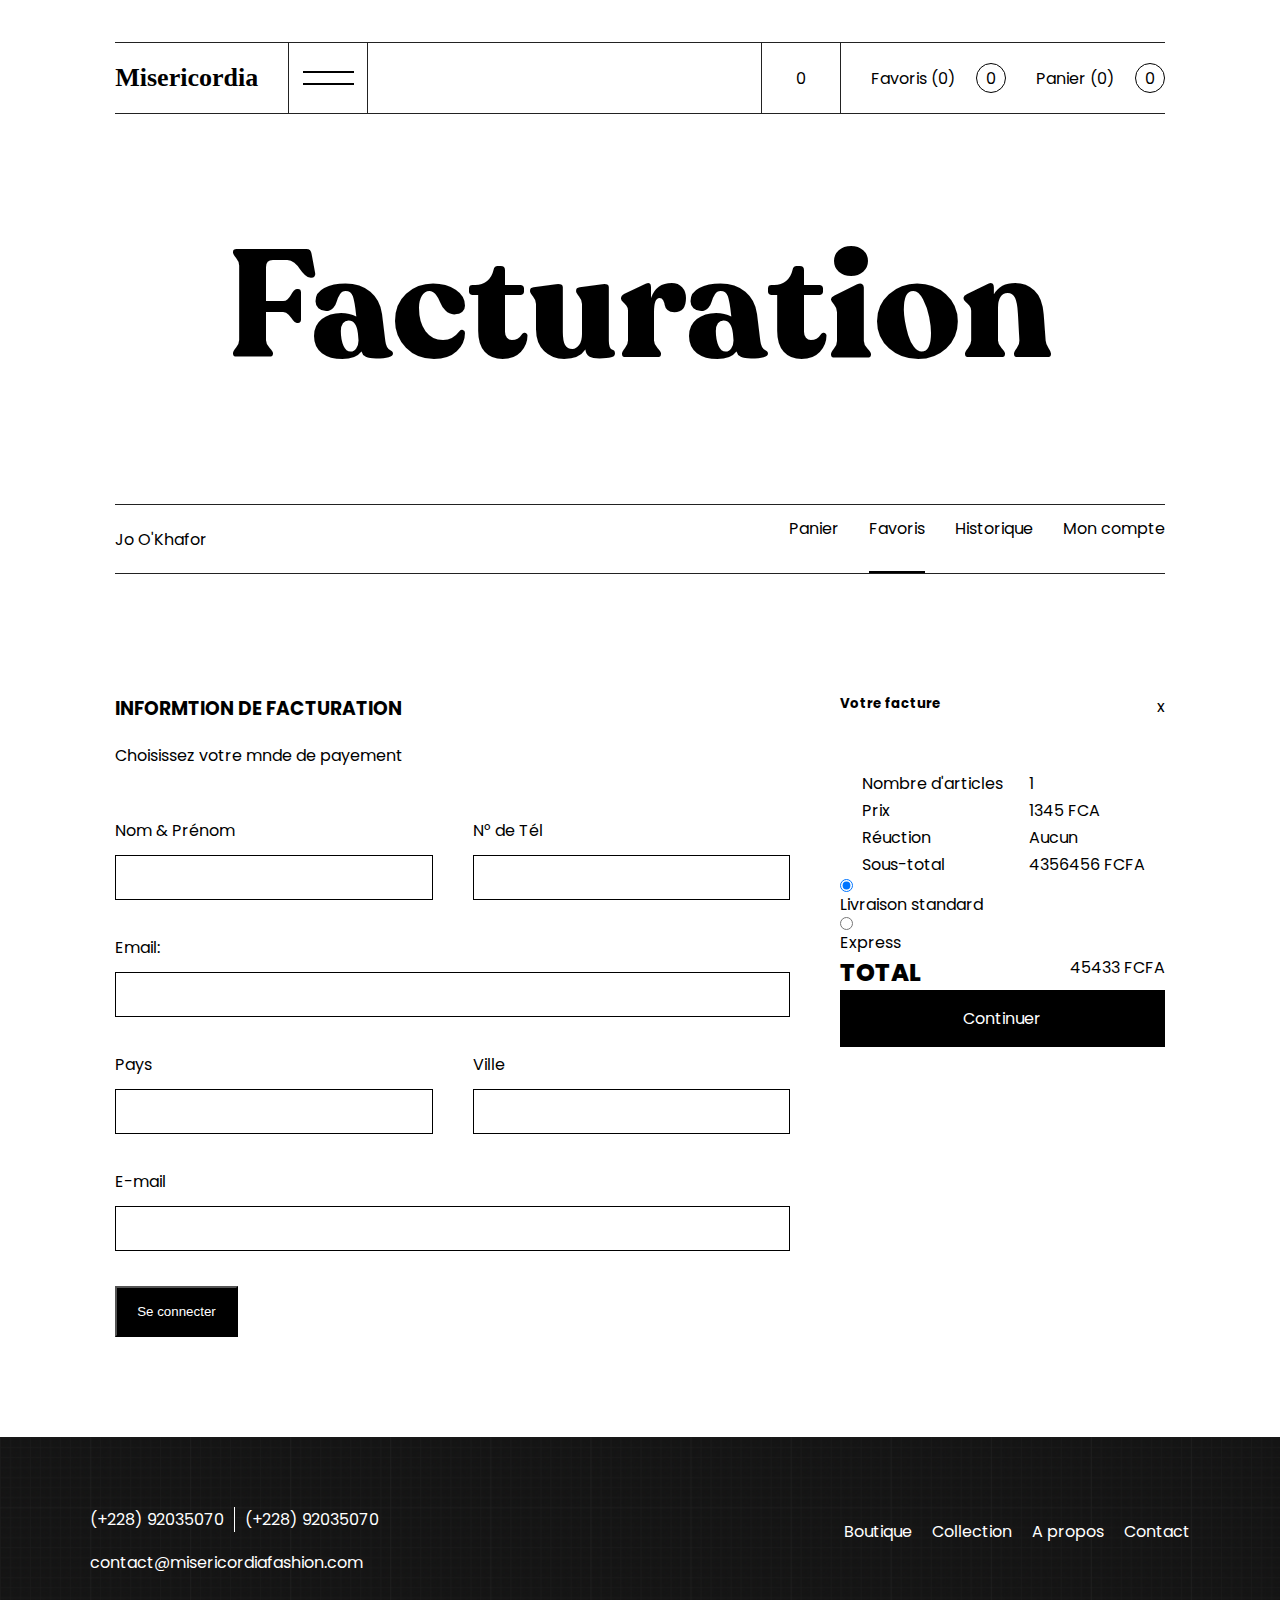
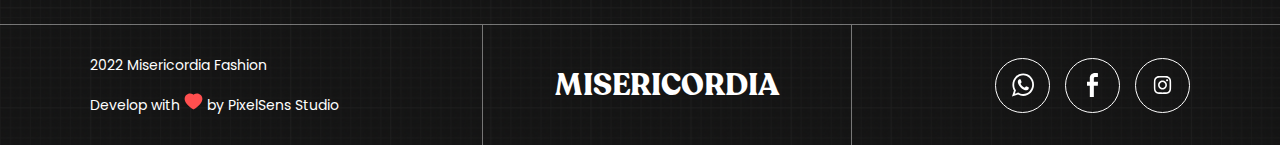
<file: facturation.html>
<!DOCTYPE html>
<html lang="en">

<head>
        <meta charset="UTF-8" />
        <meta http-equiv="X-UA-Compatible" content="IE=edge" />
        <meta name="viewport" content="width=device-width, initial-scale=1.0" />
        <link rel="stylesheet" href="assets/styles.css" />
        <link
            href="https://fonts.googleapis.com/css2?family=Poppins:ital,wght@0,100;0,200;0,300;0,400;0,500;0,600;0,700;0,800;0,900;1,100;1,200;1,300;1,400;1,500;1,600;1,700;1,800;1,900&display=swap"
            rel="stylesheet">
        <link href="https://fonts.googleapis.com/css2?family=Pathway+Gothic+One&display=swap" rel="stylesheet">
        <title>Misericordia Fashion</title>
    </head>
<body class=" ">
  <div class="wrapper ">
    <header class="wrapper-fluid">
        <div class="top__navbar d-flex justify-center">
                <div class="left__content d-flex">
                    <div class="logo">
                        <a href="http://">Misericordia</a>
                    </div>
                    <div class="bordered__box menu__bar d-flex">
                        <span class="menu-bar__wrapper d-flex">
                            <span> </span>
                            <span> </span>
                        </span>
                    </div>
                </div>

                <div class="right__content d-flex justify-end">
                    
                    <div class="bordered__box search-icon">
                        0
                    </div>

                    <div class="d-flex justify-end">
                        <div class="nav-item__box">
                            Favoris (0)
                            <div class="icon-circle"> 0 </div>
                        </div>

                        <div class="nav-item__box">
                            Panier (0)
                            <div class="icon-circle"> 0 </div>
                        </div>
                    </div>
               </div>
        </div>
    </header>

    <div class="hero d-flex wrapper-fluid">
        <div class="hero-title">
           Facturation
        </div>
   </div>

  

   <div class="bordered_subnav wrapper-fluid d-flex justify-center">
        <div class="col-unit-6 back-arrow">
            Jo O'Khafor
        </div>

        <div class="col-unit-6 subnav-links d-flex">
            <a href="http://">Panier</a>
            <a class="active" href="http://"> Favoris </a>
            <a href="http://"> Historique</a>
            <a href="http://"> Mon compte</a>
        </div>
   </div>
    
     <div class="content_wrap d-flex wrapper-fluid">
          <div class="col-unit-8 px-right-12">
                 <div class="section-title-medium">
                    <h3> INFORMTION DE FACTURATION</h3>
                    <p>
                        Choisissez votre mnde de payement
                    </p>
                 </div>

                 <form class="form-input inner-form" action="">
                    <div class="d-flex w-100 half-width">
                        <div class="input-control  col-unit-6 w-50">
                            <label for="email">Nom & Prénom</label>
                        <input type="text" id="email" name="email">
                        </div>
        
                        <div class="input-control col-unit-6 w-50">
                            <label for="password">N° de Tél</label>
                            <input type="tel" id="password" name="lname">
                        </div>
                    </div>
                    <div class="input-control">
                        <label for="email">Email:</label>
                    <input type="text" id="email" name="email">
                    </div>
    
                    

                    <div class="d-flex w-100 half-width">
                        <div class="input-control  col-unit-6 w-50">
                            <label for="email">Pays</label>
                        <input type="text" id="email" name="email">
                        </div>
        
                        <div class="input-control col-unit-6 w-50">
                            <label for="password">Ville</label>
                            <input type="password" id="password" name="lname">
                        </div>
                    </div>
                    <div class="input-control">
                        <label for="password">E-mail</label>
                        <input type="email" id="password" name="lname">
                    </div>

                    <button class="btn btn-dark" type="submit">Se connecter</button>
                </form>
          </div>
          <div class="col-unit-4  px-left-12">
            <div class="section-title-medium d-flex justify-center">
                <h5>
                   Votre facture
                </h5>

                <div>
                    x
                </div>
             </div>

             <div class="cart-info">
                <table class="info-table cart-recap  w-100">
                    <tbody>
                        <tr>
                            <td class="item-title ">
                                Nombre d'articles
                            </td>
                            <td class="content">
                                1
                            </td>
                        </tr>
                        <tr>
                            <td class="item-title ">
                               Prix
                            </td>
                            <td class="content">
                                1345 FCA
                            </td>
                        </tr>
                        <tr>
                            <td class="item-title ">
                                Réuction
                            </td>
                            <td class="content">
                                Aucun
                            </td>
                        </tr>
                        <tr>
                            <td class="item-title ">
                               Sous-total
                            </td>
                            <td class="content">
                                4356456 FCFA
                            </td>
                        </tr>
                    </tbody>
                </table>
             </div>

             <div class="delivery-option">
                <form action="" method="post">
                    <label for="">
                        <input type="radio" name="livraison" value="standard" checked>
                        Livraison standard
                    </label> 
                    <label for="">
                         <input type="radio" name="livraison" value="Express" >
                         Express
                    </label>
                </form>
             </div>

             <div class="cart-recap__total d-flex justify-center">
                <div class="total-title">
                    Total
                </div>

                <div class="total-amount">
                    45433 FCFA
                </div>
             </div>

             <div class="next">
                <a class="btn btn-dark " href="http://">Continuer</a>
            </div>
          </div>
            
      </div>
     </div>
   
      <!-- Begin Footer section -->

      <div class="footer section pos_relative">
        <div class="footer_el footer_wrapper">
            <div class="footer_left section_flex">
                 <div class="contact__info d-flex">
                    <span>(+228) 92035070</span>
                    <span>(+228) 92035070</span>
                 </div>
                 <span>
                    contact@misericordiafashion.com
                 </span>
            </div>
            <div class="footer_right w-100 footer-links">
                <div class="footer_nav-links d-flex">
                        <a href="http://">Boutique</a>
                        <a href="http://">Collection</a>
                        <a href="http://">A propos</a>
                        <a href="http://">Contact</a>
                </div>
            </div>
        </div>
        <div class="footer_cpr footer_display pos_absolute">
            <div class="cpr_left font_poppins bord_l_none">
                <p>2022 Misericordia Fashion</p>
                <p>Develop with <img src="./assets/like.svg" alt=""> by PixelSens Studio</p>
            </div>
            <div class="cpr_center">
                <p class="m_text">MISERICORDIA</p>
            </div>
            <div class="social_link bord_r_none">
                <a href="#">
                    <img src="./assets/wh.svg" alt="">
                </a>
                <a href="#">
                    <img src="./assets/fb.svg" alt="">
                </a>
                <a href="#">
                    <img src="./assets/ig.svg" alt="">
                </a>
            </div>
        </div>
    </div>
</file>
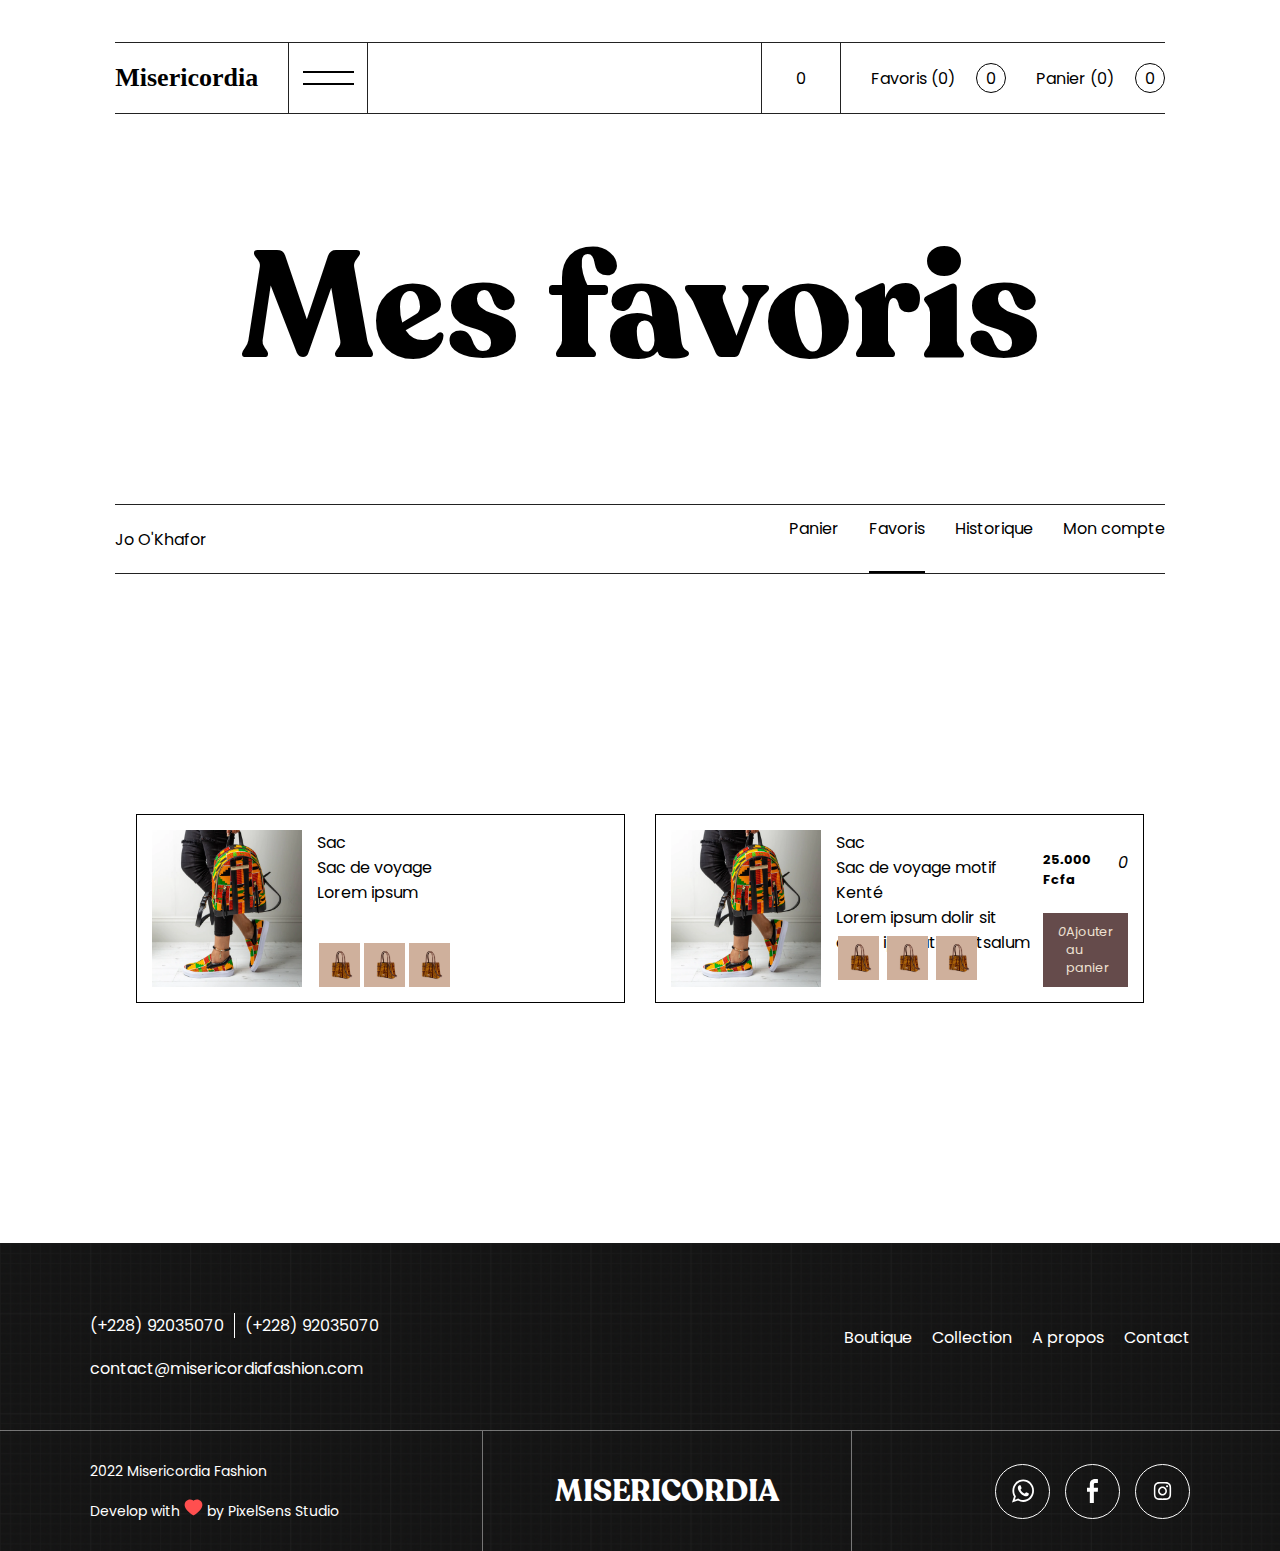
<file: Favoris.html>
<!DOCTYPE html>
<html lang="en">

<head>
        <meta charset="UTF-8" />
        <meta http-equiv="X-UA-Compatible" content="IE=edge" />
        <meta name="viewport" content="width=device-width, initial-scale=1.0" />
        <link rel="stylesheet" href="assets/styles.css" />
        <link
            href="https://fonts.googleapis.com/css2?family=Poppins:ital,wght@0,100;0,200;0,300;0,400;0,500;0,600;0,700;0,800;0,900;1,100;1,200;1,300;1,400;1,500;1,600;1,700;1,800;1,900&display=swap"
            rel="stylesheet">
        <link href="https://fonts.googleapis.com/css2?family=Pathway+Gothic+One&display=swap" rel="stylesheet">
        <title>Misericordia Fashion</title>
    </head>
<body class=" ">
  <div class="wrapper ">
    <header class="wrapper-fluid">
        <div class="top__navbar d-flex justify-center">
                <div class="left__content d-flex">
                    <div class="logo">
                        <a href="http://">Misericordia</a>
                    </div>
                    <div class="bordered__box menu__bar d-flex">
                        <span class="menu-bar__wrapper d-flex">
                            <span> </span>
                            <span> </span>
                        </span>
                    </div>
                </div>

                <div class="right__content d-flex justify-end">
                    
                    <div class="bordered__box search-icon">
                        0
                    </div>

                    <div class="d-flex justify-end">
                        <div class="nav-item__box">
                            Favoris (0)
                            <div class="icon-circle"> 0 </div>
                        </div>

                        <div class="nav-item__box">
                            Panier (0)
                            <div class="icon-circle"> 0 </div>
                        </div>
                    </div>
               </div>
        </div>
    </header>

    <div class="hero d-flex wrapper-fluid">
        <div class="hero-title">
           Mes favoris
        </div>
   </div>

  

   <div class="bordered_subnav wrapper-fluid d-flex justify-center">
        <div class="col-unit-6 back-arrow">
            Jo O'Khafor
        </div>

        <div class="col-unit-6 subnav-links d-flex">
            <a href="http://">Panier</a>
            <a class="active" href="http://"> Favoris </a>
            <a href="http://"> Historique</a>
            <a href="http://"> Mon compte</a>
        </div>
   </div>
   <div class="section">
     <div class="content_wrap d-flex justify-center wrapper-fluid">
          <div class="col-unit-6 fav-item">
                <div class="item-img">
                    <img src="assets/insta5.png" alt="" srcset="">
                </div>
                <div class="item-description">
                    <span class="item-cat">Sac</span>
                    <p class="ietm-title">Sac de voyage</p>
                    <p class="item-desc">
                    Lorem ipsum
                    </p>
                    <div class="img-thumbnails d-flex"> 
                        <img src="assets/item3.png" alt="" srcset="">
                        <img src="assets/item3.png" alt="" srcset="">
                        <img src="assets/item3.png" alt="" srcset="">
                    </div>

                </div>
                <div class="item-info">

                </div>
          </div>
          <div class="col-unit-6 fav-item">
            <div class="item-img">
                <img src="assets/insta5.png" alt="" srcset="">
            </div>
            <div class="item-description">
                <span class="item-cat">Sac</span>
                <p class="ietm-title">Sac de voyage motif Kenté</p>
                <p class="item-desc"> Lorem ipsum dolir sit amet ipselatom etsalum
                </p>
                <div class="img-thumbnails"> 
                    <img src="assets/item3.png" alt="" srcset="">
                    <img src="assets/item3.png" alt="" srcset="">
                    <img src="assets/item3.png" alt="" srcset="">
                </div>

            </div>
            <div class="item-info d-flex">
                <div class="top-info d-flex justify-center mt-10">
                    <span class="price">
                        25.000 Fcfa
                    </span>
                      
                    <i class="icon fav__item-icon"> 0 </i>
                </div>

                <a href="" class="fav-btn icon-btn"><i class="icon"> 0 </i> Ajouter au panier </a>
            </div>
      </div>
     </div>
   </div>
      <!-- Begin Footer section -->

      <div class="footer section pos_relative">
        <div class="footer_el footer_wrapper">
            <div class="footer_left section_flex">
                 <div class="contact__info d-flex">
                    <span>(+228) 92035070</span>
                    <span>(+228) 92035070</span>
                 </div>
                 <span>
                    contact@misericordiafashion.com
                 </span>
            </div>
            <div class="footer_right w-100 footer-links">
                <div class="footer_nav-links d-flex">
                        <a href="http://">Boutique</a>
                        <a href="http://">Collection</a>
                        <a href="http://">A propos</a>
                        <a href="http://">Contact</a>
                </div>
            </div>
        </div>
        <div class="footer_cpr footer_display pos_absolute">
            <div class="cpr_left font_poppins bord_l_none">
                <p>2022 Misericordia Fashion</p>
                <p>Develop with <img src="./assets/like.svg" alt=""> by PixelSens Studio</p>
            </div>
            <div class="cpr_center">
                <p class="m_text">MISERICORDIA</p>
            </div>
            <div class="social_link bord_r_none">
                <a href="#">
                    <img src="./assets/wh.svg" alt="">
                </a>
                <a href="#">
                    <img src="./assets/fb.svg" alt="">
                </a>
                <a href="#">
                    <img src="./assets/ig.svg" alt="">
                </a>
            </div>
        </div>
    </div>
</file>
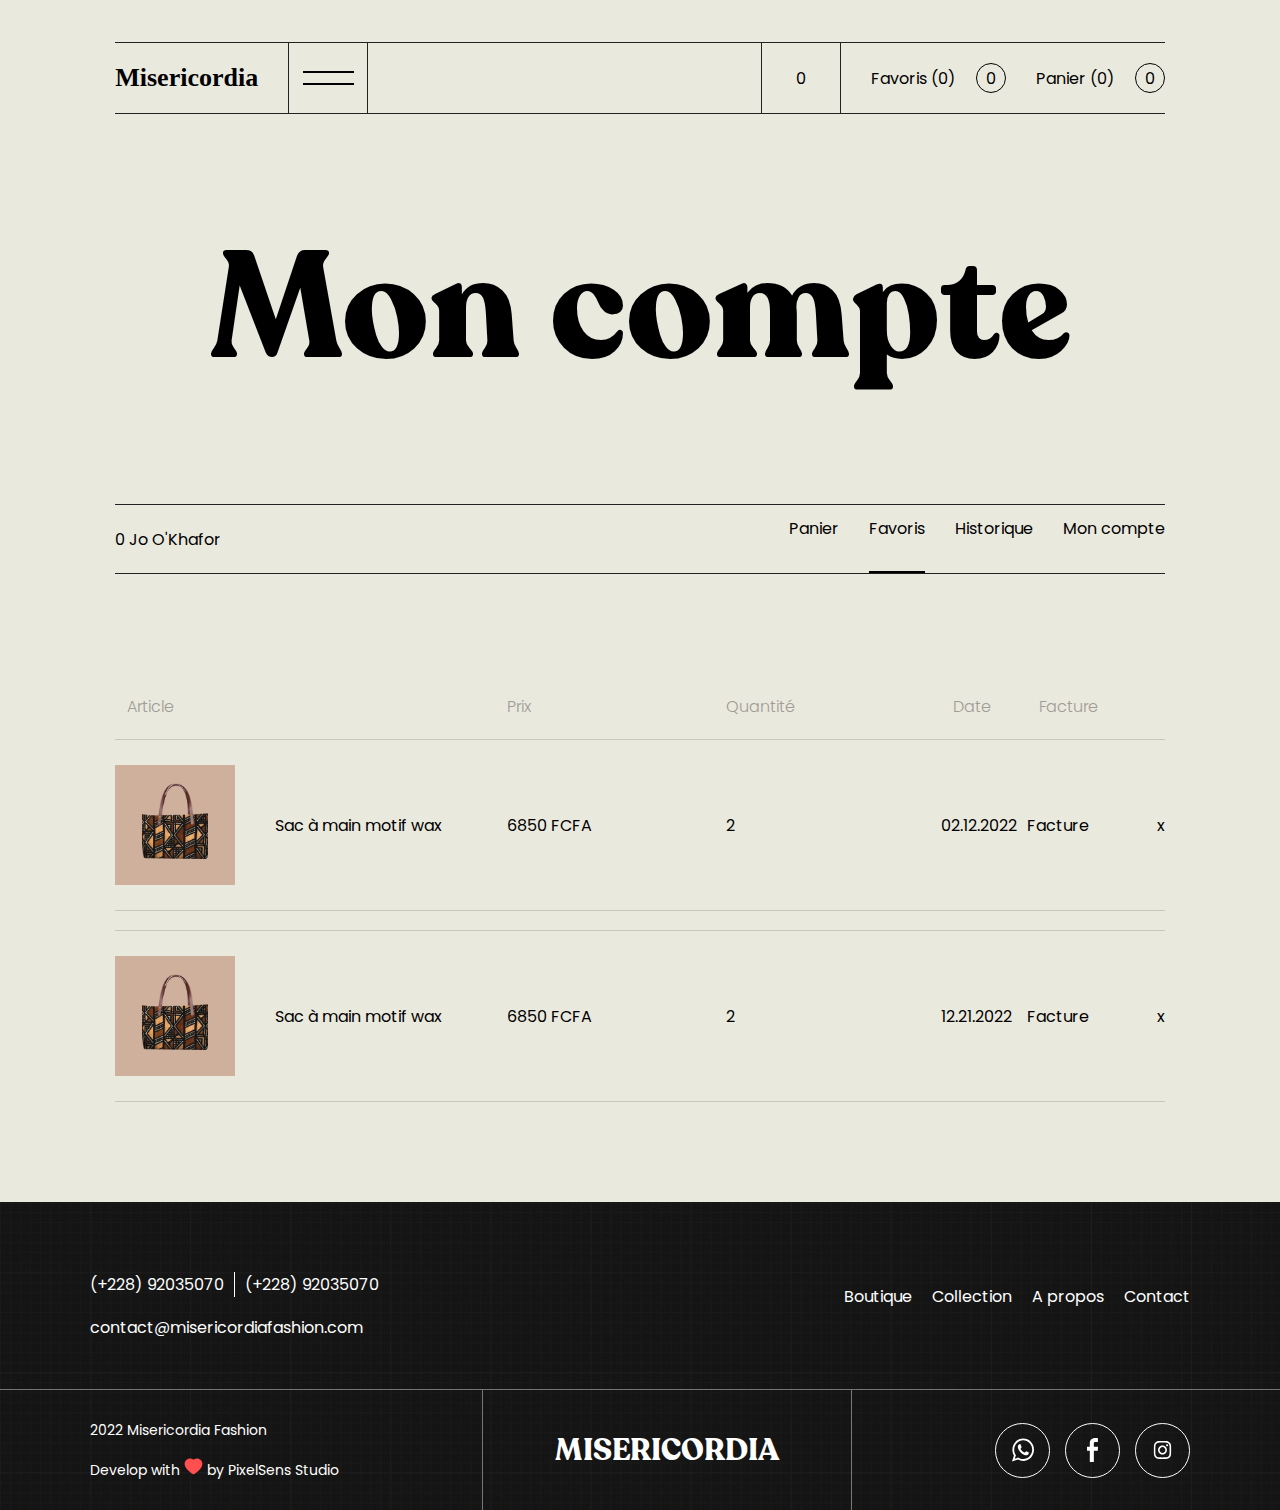
<file: historique.html>
<!DOCTYPE html>
<html lang="en">

<head>
        <meta charset="UTF-8" />
        <meta http-equiv="X-UA-Compatible" content="IE=edge" />
        <meta name="viewport" content="width=device-width, initial-scale=1.0" />
        <link rel="stylesheet" href="assets/styles.css" />
        <link
            href="https://fonts.googleapis.com/css2?family=Poppins:ital,wght@0,100;0,200;0,300;0,400;0,500;0,600;0,700;0,800;0,900;1,100;1,200;1,300;1,400;1,500;1,600;1,700;1,800;1,900&display=swap"
            rel="stylesheet">
        <link href="https://fonts.googleapis.com/css2?family=Pathway+Gothic+One&display=swap" rel="stylesheet">
        <title>Misericordia Fashion</title>
    </head>
<body class="inner-page ">
  <div class="wrapper ">
    <header class="wrapper-fluid">
        <div class="top__navbar d-flex justify-center">
                <div class="left__content d-flex">
                    <div class="logo">
                        <a href="http://">Misericordia</a>
                    </div>
                    <div class="bordered__box menu__bar d-flex">
                        <span class="menu-bar__wrapper d-flex">
                            <span> </span>
                            <span> </span>
                        </span>
                    </div>
                </div>

                <div class="right__content d-flex justify-end">
                    
                    <div class="bordered__box search-icon">
                        0
                    </div>

                    <div class="d-flex justify-end">
                        <div class="nav-item__box">
                            Favoris (0)
                            <div class="icon-circle"> 0 </div>
                        </div>

                        <div class="nav-item__box">
                            Panier (0)
                            <div class="icon-circle"> 0 </div>
                        </div>
                    </div>
               </div>
        </div>
    </header>

    <div class="hero d-flex wrapper-fluid">
        <div class="hero-title">
           Mon compte
        </div>
   </div>

  

   <div class="bordered_subnav wrapper-fluid d-flex justify-center">
        <div class="col-unit-6 back-arrow">
           <span class="icon">0</span> 
           Jo O'Khafor
        </div>

        <div class="col-unit-6 subnav-links d-flex">
            <a href="http://">Panier</a>
            <a class="active" href="http://"> Favoris </a>
            <a href="http://"> Historique</a>
            <a href="http://"> Mon compte</a>
        </div>
   </div>
    
     <div class="content_wrap wrapper-fluid ">
         
        <div class="item-table history">
            <table class="list-item history-table w-100">
                <tr class="item-table__header">
                  <th>Article</th>
                  <th class="price-title">Prix</th>
                  <th class="text-center">Quantité</th>
                  <th>Date</th>
                  <th>Facture</th>
                  <th></th>
                </tr>
                <tr class="item__row">
                  <td class="item_box">
                    <div class="list-item-box">
                       <div class="sm-img">
                        <img src="assets/sac-wax.png" alt="">
                       </div>
                        <div class="item-title">
                            <p>Sac à main motif wax</p>
                        </div>
                    </div>
                  </td>
                  <td class="price-table">6850 FCFA</td>
                  <td class="quantity text-center">
                    
                            2
                  </td>
                  <td class="date">
                    02.12.2022
                </td>
                <td class="invoice">
                    Facture
                </td>
                  <td class="remove-table"> 
                    <span>
                         x
                    </span>
                  </td>
                </tr>
                 <tr aria-colspan="5" style="height: 20px;"></tr>
                <tr class="item__row">
                    <td class="item_box">
                      <div class="list-item-box">
                         <div class="sm-img">
                          <img src="assets/sac-wax.png" alt="">
                         </div>
                          <div class="item-title">
                              <p>Sac à main motif wax</p>
                          </div>
                      </div>
                    </td>
                    <td class="price-table">6850 FCFA</td>
                    <td class="quantity text-center">
                              2
                    </td>
                    <td class="date">
                        12.21.2022
                  </td>
                  <td class="invoice">
                   Facture
                </td>
                    <td class="remove-table"> 
                      <span>
                        x 
                      </span>
                    </td>
                  </tr>
                
               
              </table>
           
          </div>
     </div>
   
      <!-- Begin Footer section -->

      <div class="footer section pos_relative">
        <div class="footer_el footer_wrapper">
            <div class="footer_left section_flex">
                 <div class="contact__info d-flex">
                    <span>(+228) 92035070</span>
                    <span>(+228) 92035070</span>
                 </div>
                 <span>
                    contact@misericordiafashion.com
                 </span>
            </div>
            <div class="footer_right w-100 footer-links">
                <div class="footer_nav-links d-flex">
                        <a href="http://">Boutique</a>
                        <a href="http://">Collection</a>
                        <a href="http://">A propos</a>
                        <a href="http://">Contact</a>
                </div>
            </div>
        </div>
        <div class="footer_cpr footer_display pos_absolute">
            <div class="cpr_left font_poppins bord_l_none">
                <p>2022 Misericordia Fashion</p>
                <p>Develop with <img src="./assets/like.svg" alt=""> by PixelSens Studio</p>
            </div>
            <div class="cpr_center">
                <p class="m_text">MISERICORDIA</p>
            </div>
            <div class="social_link bord_r_none">
                <a href="#">
                    <img src="./assets/wh.svg" alt="">
                </a>
                <a href="#">
                    <img src="./assets/fb.svg" alt="">
                </a>
                <a href="#">
                    <img src="./assets/ig.svg" alt="">
                </a>
            </div>
        </div>
    </div>
</file>
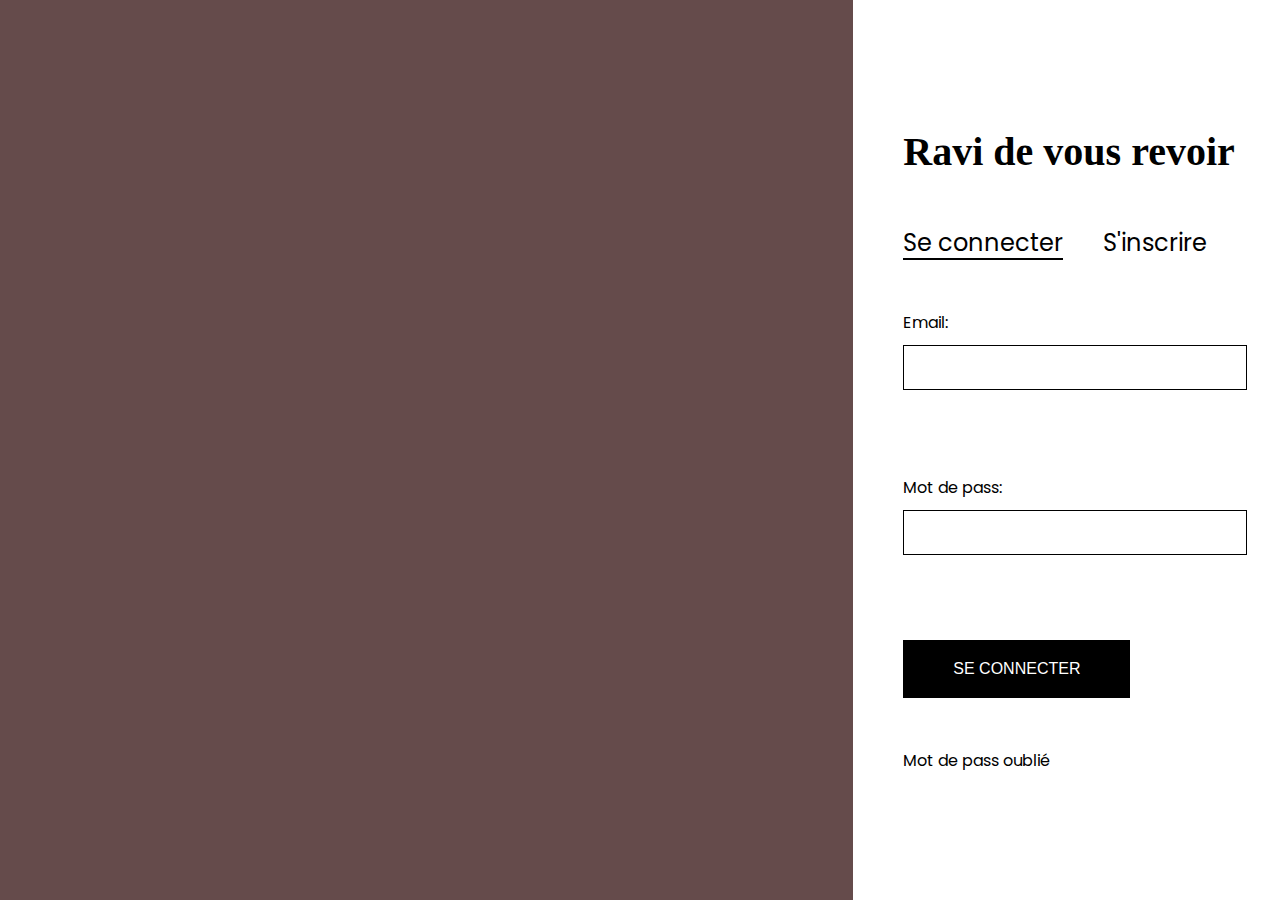
<file: login.html>
<!DOCTYPE html>
<html lang="en">

<head>
        <meta charset="UTF-8" />
        <meta http-equiv="X-UA-Compatible" content="IE=edge" />
        <meta name="viewport" content="width=device-width, initial-scale=1.0" />
        <link rel="stylesheet" href="assets/styles.css" />
        <link
            href="https://fonts.googleapis.com/css2?family=Poppins:ital,wght@0,100;0,200;0,300;0,400;0,500;0,600;0,700;0,800;0,900;1,100;1,200;1,300;1,400;1,500;1,600;1,700;1,800;1,900&display=swap"
            rel="stylesheet">
        <link href="https://fonts.googleapis.com/css2?family=Pathway+Gothic+One&display=swap" rel="stylesheet">
        <title>Misericordia Fashion</title>
    </head>
<body class=" ">
  <div class="section-wrapper d-flex">
    <div class="col-unit-8 side-cover">

    </div>
    <div class="col-unit-4 login-form">
        <div class="form-wrap">
            <h3 class="intro-tile__medium mb-25">Ravi de vous revoir</h3>
            <div class="login-tab__nav d-flex">
                <div class="login-tab-title active"> Se connecter </div>
                <div class= "login-tab-title"> S'inscrire</div>
            </div>
            <form class="form-input login-forms" action="">
                <div class="input-control">
                    <label for="email">Email:</label>
                <input type="text" id="email" name="email"><br><br>
                </div>

                <div class="input-control">
                    <label for="password">Mot de pass:</label>
                    <input type="password" id="password" name="lname"><br><br>
                </div>

                <button class="btn btn-dark" type="submit">Se connecter</button>
            </form>

            <div class="password-forgot">
                <a href="http://">Mot de pass oublié </a>
            </div>
        </div>
    </div>
  </div>
</body>

</html>
</file>
<file: assets/styles.css>
* {
  margin: 0;
  padding: 0;
  box-sizing: border-box;
}

:focus {
  outline: none;
}

::selection {
  background-color: var(--primary);
}

/* font Recoleta Bold called */

@font-face {
  font-family: "Recoleta Bold";
  src: url(fonts/Recoleta-Bold.eot), url(fonts/Recoleta-Bold.ttf),
    url(fonts/Recoleta-Bold.woff), url(fonts/Recoleta-Bold.woff2);
}

/* End font Recoleta Bold called */

/* font Recoleta Regular called */

@font-face {
  font-family: "Recoleta Regular";
  src: url(fonts/Recoleta-Regular.eot), url(fonts/Recoleta-Regular.ttf),
    url(fonts/Recoleta-Regular.woff), url(fonts/Recoleta-Regular.woff2);
}

/* End font Recoleta Medium called */

/* font Recoleta Medium called */

@font-face {
  font-family: "Recoleta Thin";
  src: url(fonts/Recoleta-Thin.eot), url(fonts/Recoleta-Thin.ttf),
    url(fonts/Recoleta-Thin.woff), url(fonts/Recoleta-Thin.woff2);
}

/* End font Recoleta Thin called */

/* full page global properties */

body {
  font-family: "Poppins", sans-serif;
  overflow-x: hidden;
}

ul {
  list-style: none;
}

a {
  text-decoration: none;
  color: inherit;
}

.centerize {
  margin: 0 auto;
}

.w-100 {
  width: 100%;
}

.h100 {
  height: 100%;
}

img {
  user-select: none;
}

.pos_relative {
  position: relative;
}

.pos_absolute {
  position: absolute;
}

.font_poppins {
  font-family: "Poppins", sans-serif;
}

.displaynone {
  display: none;
}

/* full page global properties */

/* colors and background colors*/

.none_bgcolor {
  background-color: #00000000;
}

.primary_bgcolor {
  background-color: #5a4042;
}

.background_lightred {
  background-color: #AE5C4A;
}

.black_bgcolor {
  background-color: #000;
}

.background_darkgreen {
  background-color: #3e513e;
}

.black-600_bgcolor {
  background-color: #222222;
}

.degraded_bgcolor {
  background-color: #5f5f5f;
}

.red_bgcolor {
  background-color: #fd213e;
}

.gold_bgcolor {
  background-color: #aa5843;
}

.bord_bgcolor {
  background-color: #e4e4e4;
}

.nuance_bgcolor {
  background-color: #7b7b7b;
}

.productbg_bgcolor {
  background-color: #ffebd6;
}

.secondary_bgcolor {
  background-color: #ffd2ae;
}

.secondaryhard_bgcolor {
  background-color: #F47113;
}

.violet_bgcolor {
  background-color: #7A6E86;
}

.nuanced_bgcolor {
  background-color: #424642;
}

.nuancedlight_bgcolor {
  background-color: #EAE9DE;
}

.white_bgcolor {
  background-color: #fff;
}

.orangered100_bgcolor {
  background-color: #FEEBDA;
}

.coffee_bgcolor {
  background-color: #AE5C4A;
}

.skyblue_bgcolor {
  background-color: #c2c9ff;
}

.skylightblue_bgcolor {
  background-color: #a9d7e7;
}

.trans_bgcolor {
  background-color: #c7c7c790;
}

.color_white {
  color: white;
}

.primary_color {
  color: #5a4042;
}

.black_color {
  color: #000;
}

.black-600_color {
  color: #222222;
}

.degraded_color {
  color: #5f5f5f;
}

.red_color {
  color: #fd213e;
}

.gold_color {
  color: #aa5843;
}

.bord_color {
  color: #e4e4e4;
}

.nuance_color {
  color: #7b7b7b;
}

.productbg_color {
  color: #cbb297;
}

.secondary_color {
  color: #e98e44;
}

.secondaryhard_color {
  color: #F47113;
}

.violet_color {
  color: #af9dd0;
}

.nuanced_color {
  color: #424642;
}

.nuancedlight_color {
  color: #A09B96;
}

.white_color {
  color: #fff;
}

.orangered100_color {
  color: #eee0d2;
}

.coffee_color {
  color: #654B4B;
}

.skyblue_color {
  color: #6f80ff;
}

.font_trans {
  color: #ffffff90;
}

:root {
  --primary: #5a4042;
  --black: #000000;
  --black-600: #222222;
  --degraded: #5f5f5f;
  --red: #fd213e;
  --gold: #aa5843;
  --border: #e4e4e4;
  --nuance: #7b7b7b;
  --product-bg: #CFB09C;
  --secondary: #e98e44;
  --secondary-hard: #F47113;
  --violet: #af9dd0;
  --nuanced: #424642;
  --nuanced-light: #A09B96;
  --white: #ffffff;
  --orangered_100: #eee0d2;
  --coffee: #654B4B;
  --skyblue: #6f80ffbd;
  --border-gray:hsl(0deg 0% 49% / 31%);
  --inner-page__bg : #EAE9DE;
}

.d-flex {
  display: flex;
}

.col-unit-8{
 flex: 0 1 66.666666666%;
}

.col-unit-4{
  flex: 0 1 33.333% ;
 }

 .mt-5{
  margin-top: 10px;
 }

 .mt-10{
  margin-top: 20px;
 }

.justify-center{
  justify-content: space-between;
}

.justify-end{
  justify-content:flex-end;
}

.flex-column{
  flex-direction: column;
}

.flex-end{
  align-items: flex-end;
}

.intro-tile__medium{
  font-family: "Recoleta", "Sans serif";
  font-size: 2.5rem;
}

.mb-10 {
  margin-bottom: 20px
}

.mb-25 {
  margin-bottom: 50px
}

/* End colors and variables */

/* Begin the first section of home page */

.first_section {
  width: 100%;
  padding: 0px 2vw 30px;
}

.homeindex_background {
  background: url(./home_back.png);
  background-size: cover;
  background-position: center;
}

/* Begin navigation bar design */
.w-100{
  width: 100%;
}
.wrapper {

}
.inner-page {
  background-color: var(--inner-page__bg);
}
.wrapper-fluid {
 max-width: 82%;
 margin: 0 auto;
}

.menu_bar {
  position: relative;
  width: 100%;
  display: flex;
  justify-content: space-between;
  align-items: center;
}

#logo {
  font-family: "Recoleta Bold";
  font-size: 64px;
  font-weight: 900;
}

.burger_menu_icon {
  position: absolute;
  display: flex;
  flex-direction: column;
  left: 50%;
  top: 50%;
  transform: translate(-50%, -50%);
  width: 50px;
  height: 12px;
  align-self: center;
  cursor: pointer;
  justify-content: space-between;
  z-index: 50;
  border: none;
}

.burger_line {
  display: block;
  width: 100%;
  height: 4px;
  transition: .2s;
}

.line_top {
  transform: rotate(-45deg);
}

.line_bottom {
  position: relative;
  top: -7px;
  transform: rotate(45deg);
}

.menu_right_el_container {
  display: flex;
  height: 100%;
  align-items: center;
}

.lang_select_icons {
  display: flex;
  font-size: 14px;
  position: relative;
  font-weight: bold;
  right: 20px;
  gap: 10px;
}

.fr_lang {
  text-decoration: underline;
}


.bag_icon_container {
  position: relative;
  cursor: pointer;
}

.bag__icon {
  height: 100%;
}

.connect_btn {
  font-family: "Poppins", sans-serif;
  padding: 5px;
  margin: 0 40px;
  bottom: none;
  background-color: transparent;
  font-size: 15px;
  cursor: pointer;
  border: none;
}

.shopping_number {
  position: absolute;
  width: 19px;
  height: 19px;
  top: -2px;
  right: -2px;
  font-size: .8em;
  text-align: center;
  background-color: red;
  color: white;
  border-radius: 100%;
  z-index: 10;
}

/* End navigation bar design */

/* start menu design */

.menu_section {
  position: fixed;
  top: -150vh;
  width: 100vw;
  height: 0vh;
  z-index: 40;
  display: flex;  
  overflow: hidden;
  transition: .4s;
  padding: 90px 0 5vh 5vw;
  justify-content: space-between;
}

.mdisplay {
  width: 100vw;
  top: 0;
  height: 100vh;
}

.pos_fixed {
  position: fixed;
  top: 40px;
}

.menu_left {
  width: 25vw;
}

.menudisc {
  width: fit-content;
  top: 0;
  right: 0;
  transform: translate(50%, -50%);
}

.m_contact_btn {
  font-size: 20px;
  padding: 15px 30px;
  bottom: 0;
  right: 0;
}

.menu_links {
  width: 40vw;
  z-index: 7;
  display: flex;
  padding-top: 20px;
  flex-direction: column;
  justify-content: space-between;
}

.menu_right {
  width: 16%;
}

.ma_text {
  font-family: "Recoleta Bold";
  font-size: 30px;
}

.links {
  font-family: 'Recoleta Bold';
  font-size: 5.5vw;
}

.col_list_link {
  font-size: 3vw;
  left: 100%;
  height: 0;
  overflow: hidden;
  text-align: center;
  transition: .2s;
}

.col_links {
  align-items: center;
}

.col_links:hover>.col_list_link {
  height: 100%;
  overflow: visible;
}

.collink {
  font-size: 20px;
  padding-inline: 5%;
  justify-content: space-between;
}

/* end menu design */

/* Begin Home center block section */

.home_center_section {
  height: 80%;
  display: flex;
  flex-direction: column;
  margin-top: 70px;
}

.categories_section {
  position: relative;
  color: var(--secondary);
  text-align: center;
  font-size: clamp(70px, 100px, 150px);
  line-height: clamp(30px, 2em, 80px);
}

.category_img_section {
  width: 32%;
  position: relative;
  max-width: 470px;
  margin-top: -130px;
}

.category_description {
  position: relative;
  font-family: "Recoleta Bold";
  margin-top: -280px;
  color: var(--white);
  text-align: center;
  text-transform: uppercase;
  font-size: calc(12px + 10vw);
  z-index: 5;
}

.last_center_section {
  margin-top: -10px;
  display: block;
  color: var(--white);
  text-transform: uppercase;
}

.anecdotes {
  margin: 0 auto;
  font-size: 11px;
  color: #CFB09C;
  margin-left: 150px;
}

.anecdotes span {
  margin-left: 30px;
}

.discover_btn {
  display: flex;
  width: 100px;
  position: relative;
  left: 85%;
  align-items: center;
}

.elipsis {
  top: -100%;
  left: -30%;
  width: 150%;
}

/* End  Home center block section */

/* Begin Home Bottom section */

.home_bottom__section {
  font-family: "Recoleta Bold";
  color: var(--white);
  position: static;
  margin: 100px 0 auto;
  top: 120px;
  width: 100%;
  display: flex;
  align-items: flex-end;
  justify-content: space-between;
}

.bottom_left_section {
  font-size: 14px;
}

.bottom_left_section span {
  font-family: "Recoleta Thin";
}

.scroll_btn {
  display: block;
  position: relative;
  top: -40px;
  text-transform: uppercase;
  font-family: "Poppins", sans-serif;
  font-weight: 100;
  letter-spacing: 3px;
  display: block;
  text-align: center;
  justify-content: center;
}

img.arrow_down {
  width: 26px;
  margin-top: 10px;
}

.bottom_right_section {
  font-size: 14px;
  font-family: "Poppins", sans-serif;
  text-align: right;
}

/* End Home Bottom section */

/* End of the first section of home page */

/********* Global section styles *********/

.section {
  width: 100vw;
  padding: 140px 2vw;
}

.section_flex {
  width: 100%;
  display: flex;
}


/********* Global section styles *********/

/* Begin of the dannish section page */

.danish__section {
  background-color: var(--orangered_100);
}

.danish__section_container {
  justify-content: space-between;
  height: fit-content;
  padding: 20px;
}

.danish_section_left,
.danish_right_section {
  display: flex;
  align-items: center;
  justify-content: center;
  column-gap: 30px;
  padding: 20px;
  width: 30%;
}

.danish_center_img {
  width: 40%;
}

.danish_center_gtext {
  font-family: "Recoleta Bold";
  font-size: 7vw;
  color: #453032;
  text-align: center;
}

.danish_center_ltext {
  font-family: "Poppins", sans-serif;
  margin-top: 80px;
  font-size: 20px;
  text-align: center;
}

.vw12 {
  width: 12vw;
}


/* End of the dannish section  page */

/* Begin trend section  */

.trend_section {
  display: block;
}

.trend__title_container {
  width: 100%;
  max-width: 1300px;
  height: fit-content;
  position: relative;
}

.trend_title {
  display: block;
  position: relative;
  font-size: 6.5em;
  width: 100%;
  height: fit-content;
  line-height: 95px;
}

.trend_title p {
  display: block;
  text-align: right;
  position: relative;
}

.trend_title p::before {
  position: absolute;
  content: '';
  top: 50%;
  left: -0%;
  width: 20%;
  height: 5px;
  background-color: var(--black);
}

.light_focus_title {
  font-family: "Poppins", sans-serif;
  text-transform: uppercase;
  color: var(--degraded);
  font-size: 30px;
  position: absolute;
  top: 18%;
  right: 0%;
}

.article_type_container {
  display: flex;
  justify-content: center;
  width: 100%;
  height: fit-content;
  padding: 20px 0;
  font-family: "Poppins", sans-serif;
  font-size: 16px;
  font-weight: 400;
  margin: 40px 0 20px;
}

.article_type_container li {
  position: relative;
  list-style: none;
  padding: 0 15px;
}


.article_type_container li:not(:first-child):before {
  content: "";
  position: absolute;
  width: 2px;
  height: 100%;
  left: 0;
  background-color: var(--black);
}

.type_selected {
  color: var(--secondary-hard);
}

.trend_article_container {
  display: grid;
  margin-top: 40px;
  max-width: 1300px;
  justify-content: center;
  font-family: "Poppins", sans-serif;
  grid-template-columns: repeat(4, 25%);
}

.item_img {
  width: 100%;
}

.item {
  display: flex;
  flex-direction: column;
  justify-content: space-between;
  padding: 17px;
  text-align: center;
  border: .5px solid var(--nuanced-light);
}

.item:not(:first-child) {
  border-left: 0;
}

.less {
  width: 101%;
  display: block;
  position: relative;
}

.item_img_less {
  width: 100%;
  height: 100%;
  position: relative;
  z-index: 1;
}

.item_img1 {
  width: 100%;
  height: 100%;
}

.item_img_container {
  width: 100%;
}

.item_description {
  display: grid;
}

.article_title {
  color: var(--degraded);
  font-size: 19px;
  margin: 10px 0 10px;
}

.price {
  font-size: 13px;
  margin: 0px 0 10px;
  font-weight: bold;
}

.buy_btn {
  position: relative;
  padding: 15px 20px;
  background-color: var(--black-600);
  color: var(--white);
  text-transform: uppercase;
}

.btn_less {
  left: 50%;
  transform: translate(-50%, 0);
  display: block;
  margin: 0 auto;
  width: 70%;
  bottom: 10%;
  position: absolute;
  z-index: 2;
}

.item_name {
  color: var(--white);
  font-weight: bold;
  font-size: 21px;
  margin-bottom: 20px;
}

.trend_section_services {
  font-size: 15px;
  display: grid;
  grid-template-columns: repeat(5, auto);
  max-width: 1300px;
  margin-top: 80px;
}

.trend_service {
  display: flex;
  align-items: center;
  justify-content: center;
  padding: 15px 20px;
  gap: 10px;
  border: .5px solid var(--nuanced-light);
}

.trend_service:not(:first-child) {
  border-left: 0;
}

.trend_service img {
  width: 20px;
  height: 20px;
}

/* End trend section  */

/* Mood section section */

.fashion_section_mood {
  justify-content: stretch;
  gap: 2%;
  padding: 120px 30px 100px 30px;
  background-color: var(--skyblue);
}

.mood_left_section {
  display: block;
  width: 30%;
}

.left_img_container {
  width: 100%;
}


.left_mood_text {
  width: 50%;
  font-size: 14px;
  float: right;
  margin-top: 20px;
  color: var(--nuanced);
  font-family: "Poppins", sans-serif;
}

.mood_center_section {
  width: 40%;
  display: block;
  margin-top: 40px;
}

.great_middle_title {
  font-size: 3.5vw;
  width: 100%;
}

.mood_middle_img {
  display: flex;
  gap: 30px;
  width: 65%;
  float: right;
  margin: 80px 50px 0 0;
}

.middle_img_container {
  width: 10vw;
}

.mood_right_section {
  margin-top: 110px;
  width: 30vw;
  display: flex;
  gap: 10px;
  flex-direction: column;
  align-items: flex-end;
}

.left_img_container {
  width: 100%;
}

.double_img_container {
  display: flex;
  gap: 30px;
  width: 70%;
}

.double_img_el {
  width: 40%;
}

.double_img_el2 {
  width: 65%;
}

.mood_anec {
  width: 38%;
  font-size: 13px;
  color: var(--nuanced);
  font-family: "Poppins", sans-serif;
}

/* End section section */

/* Selling Article section section */

.selling_section {
  display: block;
  background-color: #EAE9DE;
}

.selling_article {
  display: grid;
  justify-content: center;
  font-family: "Poppins", sans-serif;
}

.selling_gtitle_container {
  width: 100%;
  max-width: 1600px;
  display: block;
  margin-bottom: 6vh;
  position: relative;
}

.first_row,
.second_row {
  width: 100%;
  display: flex;
  flex-direction: row;
  flex-wrap: nowrap;
  overflow-y: hidden;
  overflow-x: scroll;
}

.first_row .item,
.second_row .item {
  min-width: 285px;
}

.selling_gtitle {
  display: block;
  position: relative;
  left: 7vw;
  font-size: 4.5vw;
  width: 75%;
  height: fit-content;
  letter-spacing: 1px;
  line-height: 95px;
}

.selling_gtitle p {
  display: block;
  text-align: right;
  position: relative;
}

.little_text_left {
  position: absolute;
  width: 200px;
  left: 20vw;
  bottom: 10%;
  color: #8B8A84;
}

.little_text_right {
  position: absolute;
  width: 200px;
  right: 4%;
  bottom: 58%;
  color: #8B8A84;
}

.little_text_right a {
  text-decoration: underline;
  width: 100%;
  display: block;
}

.price_red {
  color: var(--red);
}

/* End Selling Article section section */


/* Begin natural skin show section  */

.natskin_section {
  justify-content: space-between;
  align-items: center;
  padding-bottom: 90px;
  color: white;
  background: url(./natskin_back.png);
}

.natskin_left_sect {
  width: 24%;
  position: relative;
}

.left_top_img_container {
  width: 80%;
}

.natskin_gtext {
  position: absolute;
  font-size: 4.3vw;
  width: 200%;
  text-align: center;
  z-index: 3;
  left: 75%;
  top: 7%;
}

.left_light_text {
  position: relative;
  width: 300px;
  height: fit-content;
  margin: 120px auto 120px 60%;
}

.xcircle {
  width: 70px;
  height: 70px;
}

.circle_text {
  font-family: "Poppins", sans-serif;
  position: absolute;
  top: 30%;
  left: 45px;
}

.natskin_right_sect {
  float: right;
  width: 50%;
}

.natright_txt {
  font-family: "Poppins", sans-serif;
  position: relative;
  margin: 0px 50px 40px auto;
  float: right;
  width: fit-content;
  font-size: 18px;
}

.natskin_right_img_cont {
  position: relative;
  float: right;
  margin-top: 90px;
  width: 80%;
}

.rondtxt {
  position: absolute;
  width: 200px;
  height: 200px;
  left: -100px;
  bottom: 100px;
}

/* End natural skin show section  */

/* Second Selling Section section */

.second_sellingsection {
  padding: 100px 0;
}

.second_sell_head_content {
  padding: 90px 100px;
  margin-bottom: 100px;
  color: #5b4749;
}

.second_head_gtitle {
  font-size: 6vw;
  line-height: 1;
  position: relative;
}

.l_dash {
  display: inline-block;
  width: 80px;
  height: 6px;
  margin: 0 20px 20px;
  background-color: #5a4042;
}

.second_line {
  margin-top: 1.3vw;
  position: absolute;
  right: 0;
  top: 100px;
}

.title_img {
  width: 50px;
  margin: 0 12px 0px;
}

.second_head_stitle {
  width: 100%;
  margin-top: 150px;
  display: inline-flex;
  justify-content: space-between;
  height: auto;
}

.stitle_left_text {
  font-family: "Poppins", sans-serif;
  width: fit-content;
  line-height: 35px;
}

.stitle_left_img {
  width: 120px;
  height: 100%;
  margin: -10px 20% 0 0;
}

.second_sel_item_container {
  display: grid;
  font-family: "Poppins", sans-serif;
  grid-template-columns: repeat(5, 20%);
}

.second_sel_item_container .item .item_description .article_title {
  color: #5a4042;
}

.item_large1 {
  grid-column: 4 / 6;
  grid-row: 1 / 3;
  border: .5px solid var(--nuanced-light);
  border-left: 0;
  height: 100%;
  overflow: hidden;
  object-fit: fill;
}

.item_large2 {
  grid-column: 1 / 3;
  grid-row: 3 / 5;
  border: .5px solid var(--nuanced-light);
  height: 100%;
  overflow: hidden;
  object-fit: fill;
}

.item_large1 img,
.item_large2 img {
  height: 100%;
}


.discover_more {
  width: 100%;
  margin: 100px 0 40px;
}

.discover_more_btn {
  font-family: "Poppins", sans-serif;
  font-size: 15px;
  padding: 16px 20px;
  width: fit-content;
  color: white;
  margin: 0 auto;
  transition: all .2s;
  background-color: #222222;
}

.discover_more_btn:hover {
  background-color: #424642;
}

.s_color_white {
  color: var(--white);
}

.s_color_secondary_h {
  color: var(--secondary-hard);
}

/* End Second Selling Section section */

/* Start Spring Summer section  */

.springsummer_section {
  position: relative;
}

.spring_ltext {
  position: absolute;
  top: 6%;
  left: 15%;
  z-index: 5;
  font-size: 4vw;
  line-height: 97%;
}

.c_gtext {
  position: absolute;
  font-size: 8vw;
  right: 10%;
  z-index: 6;
}

.spring_imgs_cont {
  width: 30%;
  position: relative;
  margin: 0 auto;
}

.left_btn,
.right_btn {
  background-color: transparent;
  position: absolute;
  top: 50%;
  font-size: 17px;
  transform: translateY(-50%);
  cursor: pointer;
}

.right_btn {
  right: 0;
}

.spring_imgs_left,
.spring_imgs_right {
  position: absolute;
  top: 25%;
  width: 65%;
}

.spring_imgs_left {
  left: -150px;
}

.spring_imgs_right {
  right: -45%;
  top: 30%;
}

.annec_bottom_text {
  font-size: 10px;
  position: absolute;
  bottom: -7%;
  left: 26%;
}

.annec_bottom_text p {
  margin: 10px 0;
}

.underlined {
  text-decoration: underline;
}

/* End Spring Summer section  */

/* Begin Comments section */

.s_comment_section {
  display: grid;
  justify-content: center;
  position: relative;
  padding-left: 0;
  padding-right: 0;
  gap: 90px;
}

.comment_top_left_img_container {
  position: absolute;
  width: 195px;
  top: 100px;
  left: 120px;
}

.comment_bottom_right_img_container {
  position: absolute;
  width: 195px;
  bottom: 100px;
  right: 120px;
}

.comment_text_container {
  position: relative;
  z-index: 3;
  margin: 100px auto 30px;
  max-width: 1015px;
  font-size: 53px;
  text-align: center;
}

.comment_backg_container {
  position: absolute;
  display: block;
  top: -43%;
  left: 50%;
  transform: translate(-50%, 0%);
}

.commen_legend_conatainer {
  font-weight: bold;
  max-width: 447px;
  font-size: 15px;
  margin: 40px auto 0;
  text-transform: uppercase;
  text-align: center;
}

.axter_img_container {
  margin: 0 auto;
}

/* End Comments section */

/* Start comment Section */

.contact_section {
  gap: 5vw;
  justify-content: space-between;
  margin: 0 auto 90px;
  max-width: 1400px;
}

.contact_left_imgs {
  flex: .3;
}

.contact_right_sec {
  flex: .7;
}

.contact_imgs1 {
  width: 80%;
  right: -50px;
  z-index: 4;
}

.contact_imgs2 {
  width: 80%;
  top: 200px;
}

.contact_right_img {
  height: 100%;
  top: 100px;
  right: 50px;
}

.contact_bottom {
  justify-content: space-between;
}

.contact_great_title {
  font-family: 'Recoleta Regular';
  font-size: 96px;
  line-height: 90px;
  letter-spacing: 0.1em;
}

.contact_address {
  font-family: 'Poppins', sans-serif;
  font-weight: 300;
  font-size: 18px;
  margin-top: 80px;
}

.contact_number {
  margin: 30px 0;
  font-family: 'Recoleta Bold';
  font-weight: 700;
  font-size: 50px;
}

.contact_cmd {
  width: fit-content;
  padding: 10px 40px;
  font-family: 'Poppins', sans-serif;
  font-weight: 500;
  transition: .3s;
  cursor: pointer;
  background-color: #ffffff63;
  ;
}

.contact_cmd:hover {
  background-color: #ffffff1d;
  ;
}

/* End comment Section */

/* Begin Insta section */

.insta_pic_section {
  display: grid;
  grid-template-columns: repeat(5, 15%);
  padding: 100px 4vw 50px;
  justify-content: center;
  gap: 1%;
}

.insta_sec_img {
  width: 100%;
  height: 100%;
  max-width: 360px;
}

.insta_icon {
  width: 30px;
  margin: 0 auto;
}

.instagramlink {
  display: grid;
  justify-content: center;
  align-items: center;
  text-align: center;
  width: 100%;
  background-color: white;
  border: 0.012px solid #eeeded;
}

.insta_par {
  font-size: 16px;
  color: var(--nuanced);
}

.insta_link {
  text-transform: uppercase;
  color: var(--secondary-hard);
  margin-top: 10px;
  height: 100%;
}

/* End Insta section */

/* Begin Footer section */

.footer {
  background: url(./bfooter.png);
  background-size: cover;
  background-position: center;
  padding-top: 70px;
  color: white;
}

.footer_el {
  display: flex;
  justify-content: space-between;
}

.footer_left {
  flex-direction: column;
  padding-left: 5vw;
}

.footer_gtitle {
  font-size: 60px;
  font-weight: 700;
  margin-bottom: 80px;
}

.footer_gtitle span {
  font-weight: 100;
  font-style: italic;
}

.f_mail_input {
  position: relative;
  max-width: 400px;
  height: 40px;
  margin-bottom: 60px;
}

.f_mail_input input {
  width: 100%;
  height: 100%;
  padding-left: 20px;
  background: transparent;
  color: #ffffffa3;
  border-bottom: 1px solid #CFB09C;
}

.f_mail_input input:placeholder {
  color: #f2f2f2;
}

.f_mail_input button {
  position: absolute;
  right: 0%;
  height: 100%;
  padding: 10px 0;
  background: transparent;
  color: #CFB09C;
  font-weight: 600;
  cursor: pointer;
}

.f_term_text {
  font-size: 14px;
  text-transform: uppercase;
  letter-spacing: 2px;
}

.footer_right {
  padding-top: 40px;
  text-align: right;
  display: grid;
  gap: 20px;
  padding-right: 5vw;
}

.f_address {
  font-size: 30px;
  min-width: 400px;
}

.f_gtext {
  color: #CFB09C;
  font-weight: 700;
  font-size: 25px;
  text-transform: uppercase;
}

.footer_cpr {
  left: 0;
  bottom: 0;
  width: 100%;
}

.footer_cpr div {
  height: 100%;
}

.footer_display {
  display: grid;
  grid-template-columns: repeat(3, auto);
  align-items: center;
}

.cpr_left,
.cpr_center,
.social_link {
  padding: 20px 0;
  align-items: center;
}

.m_text {
  font-size: 30px;
  font-family: "Recoleta Bold";
  text-align: center;
}

.cpr_center {
  border: 1px solid rgba(255, 255, 255, 0.414);
  border-bottom: 0;
  display: grid;
}

.cpr_left {
  line-height: 40px;
  border-top: 1px solid rgba(255, 255, 255, 0.414);
  font-size: 14px;
  padding-left: 7vw;
}

.social_link {
  display: flex;
  justify-content: flex-end;
  gap: 15px;
  border-right: 0;
  padding-right: 7vw;
  border-top: 1px solid rgba(255, 255, 255, 0.414);
}

.social_link a {
  display: grid;
  padding: 10px;
  width: 55px;
  height: 55px;
  border-radius: 50%;
  border: 1px solid white;
  transition: .3s;
}

.social_link a:hover {
  background-color: #424642;
}

.social_link a img {
  margin: auto;
  height: 70%;
}

.bord_l_none {
  border-left: 0;
}

.bord_r_none {
  border-right: 0;
}

/* End Footer section */

/* End fo the homepage */


/************************* Collection 1 element **************************/

/* Clt 1 section */

.c1_home {
  width: 100%;
  /* height: 100vh; */
  padding: 10% 0 30%;
}

.c1_gtitle {
  width: 100%;
  font-weight: 500;
  font-size: 142px;
  text-align: center;
  color: #AE5C4A;
  z-index: 6;
}

.c1text_section {
  max-width: 400px;
  text-align: center;
  margin: 3% 0 0 14%;
  z-index: 6;
}

.c1btn1_sec {
  display: flex;
  column-gap: 20%;
  align-items: center;
  padding: 0 20%;
}

.c1dis_btn {
  padding: 25px 70px;
  border-radius: 50%;
  border: 1px solid #AE5C4A;
}

.c1_imgs {
  width: fit-content;
  top: 10%;
  left: 50%;
  transform: translateX(-50%);
}

.c1_img2 {
  right: -25%;
  top: 50%;
}

.c1_img3 {
  left: -25%;
  top: 70%;
}

/* Clt 1 section */

/* C1 explan text section */

.c1_explansect {
  padding: 170px 0;
}

.c1_explantitle {
  font-size: 68px;
  line-height: 80px;
  text-align: center;
  letter-spacing: 0.1em;
  max-width: 700px;
  color: #FFE6D7;
  text-align: center;
  margin: 0 auto;
}

.c1_ex_tpar {
  max-width: 500px;
  font-family: "Poppins", sans-serif;
  margin: 0 auto;
  margin-top: 80px;
  text-align: center;
}

.c1pimg_cont {
  width: 70vw;
  margin: 80px auto 0;
}

/* C1 explan text section */

/*  C1 galerie section */

.c1_gal_section {
  padding: 170px 2vw 200px;
}

.c1_gal_headtext {
  max-width: 500px;
  font-family: "Poppins", sans-serif;
  margin: 0 auto 150px;
}

.c1_banner_gtext {
  font-family: 'Recoleta Thin';
  font-size: 8vw;
  line-height: 152px;
  letter-spacing: 0.1em;
  text-transform: uppercase;
  color: #5A4041;
  text-align: center;
}

.c1_gal_imgs {
  margin-top: -60px;
  width: 100%;
  display: flex;
  justify-content: space-between;
}

.c1_gal_imgs>div {
  width: 30%;
}

.c1_galimg2 {
  top: 160px;
}

/*  C1 galerie section */

/* C1 summer section */

.c1_summer {
  padding: 90px 4vw;
}

.c1_summer_head {
  display: flex;
  justify-content: space-between;
}

.c1summerltext {
  display: flex;
  gap: 50px;
}

.c1_textpar {
  position: relative;
}

.c1_textpar::before {
  position: absolute;
  content: "";
  width: 100%;
  height: 2px;
  background-color: #000;
  bottom: 0px;
  font-size: 30px;
}

.c1sumbartext {
  font-size: 9vw;
  text-transform: uppercase;
  width: calc(98vw + 60px);
  color: #D1C8AD;
  overflow: hidden;
  margin-left: -100px;
  margin-top: 200px;
  margin-bottom: -6vh;
}

.c1sumbartext .p {
  display: flex;
  flex-direction: row;
  align-items: center;
  overflow: hidden;
  gap: 20px;
}

.c1sumbartext .p span {
  display: inline-block;
  width: 150px;
  height: 6px;
  background-color: #D1C8AD;
}

.c1summer_el_container {
  row-gap: 110px;
  position: relative;
  top: -40px;
  display: grid;
  justify-content: space-between;
  grid-template-columns: repeat(3, 30%);
}

.c1el_img {
  position: relative;
}

.img_anec {
  position: absolute;
  left: 90%;
  bottom: 0;
  width: fit-content;
  line-height: 100%;
  transform: rotate(90deg) translateX(-50%) translateY(24px);
}

.c1el_gtitle {
  font-size: 50px;
  margin: 15px 0;
}

.c1el_txt {
  font-size: 23px;
  margin-bottom: 30px;
}

.addlink {
  font-size: 20px;
  display: flex;
  justify-content: space-between;
  font-family: "Recoleta Bold";
}

/* C1 summer section */


/* another collections section */

.another_col {
  padding: 120px 8vw;
}

.a_gtitle {
  font-size: 4vw;
  text-transform: uppercase;
  text-align: center;
  margin: 0px 0 50px;
  letter-spacing: 4px;
}

.anotherlinks {
  display: flex;
  width: 100%;
  gap: 6%;
  justify-content: center;
  margin-top: 80px;
}

.a_container {
  position: relative;
  width: 100%;
}

.a_el {
  position: absolute;
  width: 100%;
  height: 100%;
  top: 0;
  padding: 0 7%;
  background-color: #00000090;
  display: grid;
  align-items: center;
  align-content: center;
}

.a_el_title {
  font-size: 50px;
}

.a_el_text {
  max-width: 380px;
  line-height: 2em;
}

/* another collections section */

/************************* Collection 1 element **************************/


/************************* Collection 2 element *************************/

/* Collection 2 header */

.col2section {
  padding: 0 2vw;
}

.c2head {
  padding: 30px 0;
  width: 100%;
}

.c2logo {
  font-family: "Recoleta Bold";
  font-size: 35px;
  text-align: center;
}

.c2headlight_text {
  font-family: "Recoleta Bold";
  text-align: center;
  font-size: 12px;
  text-decoration: underline;
  margin-top: 40px;
}

.c2headg_text {
  font-size: 6vw;
  line-height: 100%;
  text-align: center;
  letter-spacing: 0.1em;
  text-transform: uppercase;
  width: 70vw;
  margin: 60px auto -50px;
  z-index: 3;
}

.c2headimg_section {
  display: flex;
  justify-content: center;
  align-items: center;
  gap: 20px;
}

.c2head_img1 {
  width: 30vw;
}

.c2head_img2 {
  width: 20vw;
}

.c2head_img3 {
  width: 10vw;
}

/* Collection 2 header */

/* Collection 2 header second section */

.c2headsecond {
  gap: 70px;
  padding: 160px 10vw 90px;
  align-items: stretch;
  justify-content: space-between;
}

.c2secondleft {
  width: 37%;
  gap: 40px;
}

.updatetxt {
  font-family: 'Poppins', sans-serif;
  font-weight: 400;
  font-size: 14px;
  line-height: 21px;
  letter-spacing: 0.1em;
  text-transform: uppercase;
  margin-bottom: 20%;
}

.leftgtxt {
  font-size: 51px;
  line-height: 73px;
  letter-spacing: 0.1em;
  margin-bottom: 30px;
}

.leftgtextsep {
  width: 50px;
  height: 3px;
  background-color: #A09B96;
  display: inline-block;
  margin-bottom: 10px;
}

.leftsec_par {
  font-family: 'Poppins', sans-serif;
  font-weight: 400;
  font-size: 16px;
  line-height: 24px;
  letter-spacing: 0.1em;
  max-width: 67%;
  margin-bottom: 80px;
}

.dlink {
  padding: 10px 20px;
  background: #B9BAD5;
  margin-top: 30px;
}

.dlink span {
  margin-right: 20px;
}

.c2rimg {
  left: 0;
  top: 30%;
  transform: translateX(-50%);
}

/* Collection 2 header second section */

/* Start collection 2 gallerie */

.gal_section {
  padding: 180px 0;
}

.gal_gtxt {
  font-family: "Recoleta Thin";
  font-size: 11vw;
  width: 100vw;
  letter-spacing: 10px;
  transform: translateX(-2%);
  margin-bottom: -7%;
  overflow-x: hidden;
}

.gal_gtxt span{
  display: block;
  width: 130vw;

}

.gal_imgs {
  gap: 20px;
  width: 90vw;
  margin-left: 8vw;
  padding: 0 30px 0 6vw;
  justify-content: space-evenly;
}

.dis_img {
  width: fit-content;
  left: 0%;
  bottom: 0%;
  transform: translate(-50%, 60%);
}

.gal1 {
  width: 35vw;
}

.gal2 {
  width: 20vw;
}

/* End collection 2 gallerie */

/* Start Collection 2 four season section */

.f_season {
  padding: 200px 8vw;
  justify-content: space-between;
  max-width: 1500px;
}

.f_leftimg {
  top: 60%;
  right: 0%;
  transform: translateX(50%);
}

.f_text {
  width: 40%;
}

.f_ltitle {
  text-transform: uppercase;
  letter-spacing: 2px;
  text-align: center;
  font-size: 13px;
}

.f_gtitle {
  font-size: 75px;
  text-align: center;
  margin-top: 80px;
  font-family: "Recoleta Bold", ;
}

/* End Collection 2 four season section */


/************************* Collection 2 element *************************/


/************************* Collection 3 element *************************/

/* Colecction 3 header section */

.col3section {
  padding: 0 2vw 100px;
}

.col3h_section {
  display: grid;
  width: 80%;
  padding: 30px 0 0px;
  margin: 100px auto;
}

.col3leftimgs {
  left: 0;
  top: 0%;
}

.col3leftimg1 {
  margin-bottom: 80px;
}

.col3leftimg2 {
  width: 110%;
  right: 0;
  top: 0;
  transform: translate(50%, 50%);
  z-index: 2;
}

.col3leftimg3 {
  width: 110%;
  left: -20%;
}

.c3htext_section {
  display: grid;
  justify-content: space-between;
  justify-items: center;
  text-align: center;
  margin: 0px auto;
  z-index: 6;
}

.c3h_gtxt {
  font-size: 85px;
  font-family: "Recoleta Bold";
  text-transform: uppercase;
  letter-spacing: 0.02em;
  margin: 50px auto;
  width: fit-content;
  text-align: center;
}

.c3h_ltxt {
  max-width: 423px;
  margin-bottom: 100px;
}

.c3disbtn {
  letter-spacing: 4px;
  padding: 15px 50px;
}

.col3rightimgs {
  width: 20%;
  right: 0;
  top: 0%;
}

.col3rimg1 {
  width: 150%;
  left: -70%;
  z-index: 3;
}

.col3rimg2 {
  bottom: -40%;
  right: -20%;
}

/* Colecction 3 header section */

/* End Collection 3 header second section  */

.slowemotion {
  width: 80%;
  margin: 170px auto 0;
}

.emot_gtitle {
  font-size: 85px;
  font-family: "Recoleta Bold";
  text-transform: uppercase;
  letter-spacing: 0.02em;
  margin: 50px auto;
  line-height: 110%;
  text-align: center;
  z-index: 4;
}

.emot_text_sec {
  align-items: center;
  justify-content: space-between;
}

.emotleft_txt {
  max-width: 250px;
  z-index: 3;
}

.etxtparimg {
  top: 50%;
  left: 50%;
  transform: translate(-50%, -50%);
}

.emoimg {
  top: 50%;
  left: 50%;
  transform: translate(-50%, -30%);
}

.emo_bot_par {
  max-width: 300px;
  right: 5%;
  transform: translateY(200%);
}

/* End Collection 3 header second section  */

/* Start Collection 3 galerie section */

.c3gal_sec {
  gap: 2vw;
  padding: 500px 0 90px 4vw;
  justify-content: space-between;
  z-index: -1;
  overflow: hidden;
}

.c3gal_leftsec {
  width: 16%;
}

.c3gal_gtxt {
  font-size: 90px;
  text-transform: uppercase;
  letter-spacing: 10px;
  margin: 0px auto 70px;
  line-height: 90%;
  word-wrap: break-word;
}

.shoplink {
  padding: 10px 20px;
  margin-inline: auto;
  text-align: center;
}

.c3gal_imgs {
  align-items: center;
  right: calc(-100px * 2);
}

.c3galim1 {
  width: 120%;
  z-index: 2;
}

.c3galim2 {
  width: 60%;
}

.c3galim3 {
  width: 40%;
}

.c3galim4 {
  width: 23%;
}

.c3galim2,
.c3galim3,
.c3galim4 {
  left: -150px;
}

/* End Collection 3 galerie section */

/************************* Collection 3 element *************************/


/************************* Start about  section *************************/

/* about section header */

.about {
  padding: 0 2vw;
}

.about_head {
  padding: 80px 6vw 0;
}

.ah_circle {
  z-index: 5;
}

.abouthead_ltxt {
  font-size: 16px;
  letter-spacing: 5px;
  margin-inline: auto;
  text-align: center;
}

.abouthead_gtxt {
  font-family: "Recoleta Bold";
  font-size: 100px;
  max-width: 700px;
  text-align: center;
  margin-inline: auto;
  margin-top: 40px;
  line-height: 105%;
  z-index: 4;
}

.abouthead_bottom {
  margin-top: -100px;
  gap: 7vw;
}

.ah_left_txt {
  text-align: right;
  margin-top: 20%;
}

.ah_left_txt,
.ah_right_txt {
  width: 20%;
  letter-spacing: 2px;
}

.ah_center_img {
  width: 40%;
}

.ahimg {
  z-index: 2;
}

.ahimgback {
  bottom: 0;
  right: -12%;
}

.ah_right_txt {
  align-self: flex-end;
  margin-bottom: 5%;
}

.ahsocial_link {
  margin-top: 20px;
  font-family: "Recoleta Bold";
  justify-content: space-between;
}

/* End about section header */

/* About First text */

.about_first_text {
  padding-top: 80px;
  padding-bottom: 600px;
  z-index: 3;
}

.about_textpar {
  font-size: 50px;
  max-width: 700px;
  text-align: center;
}

/* About First text */

/* About second section */

.about_sec_text {
  padding: 250px 0 200px;
}

.ab_sec_imgs {
  top: 0;
  left: 50%;
  transform: translate(-60%, -70%);
  max-width: 500px;
  z-index: 5;
}

.abimg1 {
  transform: rotate(10deg) translate(25%, -10%);
}

.abimg2 {
  transform: rotate(-10deg);
  z-index: -1;
}

.about_par {
  text-align: center;
  font-size: 20px;
  max-width: 500px;
  letter-spacing: 2px;
}

.absec_ab {
  margin-top: 150px;
  letter-spacing: 2px;
  justify-content: space-between;
}

.absec_left_el {
  gap: 5%;
  display: grid;
  align-content: center;
  width: 45%;
  padding-inline: 50px;
}

.ableft_title {
  font-size: 60px;
}

.ableft_txt {
  max-width: 400px;
}

.absec_second_el {
  padding-inline: 40px;
  padding-block: 100px;
}

.absecleftimg2 {
  width: 70%;
  top: 60%;
  left: 60%;
}

/* About second section */


/* About comment section */

.ab_comment {
  flex-direction: column;
  background: url(./abcoment.png);
  background-size: cover;
  background-position: center;
}

.abmartop {
  margin-top: 150px;
}

.abcomtxt {
  margin-top: 20px;
}

/* About comment section */

/************************* End about  section *************************/


/*::::::::::::::::Shop::::::::::::::*/

.bg{
  background-image:url('../Boutique.png');
  height: 7000px;
}

.top__navbar {
  margin-top: 42px;
  border-top: 1px solid  var(--black-600);
  border-bottom: 1px solid  var(--black-600);
}

.logo a {
  font-family: Recoleta;
  font-size: 26px;
  font-weight: 600;
  padding-right: 30px;
}

.left__content, .right__content {
  height: 70px;
  align-items: center;
  
}

.left__content {
  flex: 0 1 20%;
}

 

.bordered__box{
  border-left: 1px solid  var(--black-600);
  border-right: 1px solid  var(--black-600);
  width: 80px;
  height: 100%;
  justify-content: center;

}

.menu-bar__wrapper {
  width: 65%;
  flex-direction: column;
  justify-content: center;

}

 .menu__bar .menu-bar__wrapper span {
  display: block;
  width: 100%;
  height: 2px;
  background-color: #000;

}

.menu__bar .menu-bar__wrapper span:first-of-type{
  margin-bottom: 10px;
}

.search-icon {
  display: grid;
  place-content: center;
}

.nav-item__box {
  padding-left: 30px;
  font-size: 1rem;
  display: flex;
  align-items: center;

}

.icon-circle{ 
  display: grid;
  place-content: center;
  height: 30px;
  width: 30px;
  border-radius: 50%;
  border: 1px solid black;
  margin-left: 20px;
  
}

.hero{
 padding: 120px 0;
 justify-content: center;
}

.hero-title{
  font-size: 150px;
  font-weight: bold;
  line-height: 1;
  font-family: "Recoleta Bold";
}

.hero-title:last-of-type{ 
  align-self: flex-end;
}

.shop__categories{
  font-family: "Poppins", sans-serif;
  margin-bottom: 50px;
}
.active-categorie{
  font-size: 32px;
  font-weight: 800;
}

.shop__categories .left-items a {
   padding: 5px 15px;
   font-weight: 400;
   color: var(--nuance);
}

.bordered_subnav {
  border-top: 1px solid  var(--black-600);
  border-bottom: 1px solid  var(--black-600);
  height: 70px;
}


/* Cart */

.subnav-links{
  align-self: flex-end;

} 

.subnav-links a {
  margin-left: 30px;
  position: relative;  
  padding-bottom: 8%;
} 

.subnav-links .active::before {
  content: "";
  width: 100%;
  height: 2px;
  background-color: #000;
  position: absolute;
  bottom: 0;
}

.bordered_subnav .back-arrow{
  align-self: center;
}
.footer_wrapper{
  font-family: "Poppins", sans-serif;
}

.contact__info {
  margin-bottom: 18px;
}

.footer_left {
  margin-bottom: 30px;
}

.footer_wrapper .footer-links{
  padding-top: 12px;
}

.contact__info span {
  display: inline-block; 
}

.contact__info span:first-of-type{
  margin-right: 10px;
  border-right: 1px solid rgb(255, 255, 255);
  padding-right: 10px;
}

.footer_nav-links a{
   padding: 0 10px;
}

.footer_nav-links a:last-of-type{
  padding-right: 0;
}

.footer_nav-links{
  justify-content: flex-end;
}


/* Fav */


.fav-item {
  display: flex;
  border: 1px solid black;
  flex: 0 1 calc(50% - 15px);
  padding: 15px;
}
 
.item-img img{
 height: 100%;
 width: 150px;
 margin-right: 15px;
}

.img-thumbnails img{
  width: 45px;
  height: auto;
  padding: 0 2px;
}

.item-description {
  display: flex;
  flex-direction: column;
  position: relative;
}

.img-thumbnails {
  justify-self: flex-end;
  position: absolute;
  bottom: 0;
}

.item-info {
  flex-direction: column;
  justify-content: space-between;
  flex: 0 1 30%;
}

.fav-btn {
  padding: 10px 15px;
  color: var(--orangered_100);
  background-color: var(--coffee);
  font-size: .8rem;
}

.icon-btn{
  display: flex;
  justify-content: space-between;
}


/*  Login */


.section-wrapper{
  height: 100vh;
}

.side-cover{
  background: var(--coffee);
}

.login-form{
  padding-left: 50px;
  display: flex;
  align-items: center;
}

.login-tab-title{
 font-size: 1.5rem;
 margin-right:40px;
 position: relative;
}

.login-tab__nav .active::before {
  content: "";
  width: 100%;
  height: 2px;
  background-color: #000;
  position: absolute;
  bottom: 0;
};
label{
  display: block;
}
 input {
  border:solid  1px  black; 
  display: block;
  padding: 10px;
}
.login-forms{
  padding: 50px 0;
  font-family: "Poppins";
}
.login-forms  input {
width: 100%;
height: 45px;

}

.login-forms label {
  margin-bottom: 10px;
  display: block;
}

.btn {
  padding: 16px 20px;
    width: fit-content;
    color: var(--black-600);
    margin: 0 auto;
    transition: all .2s;
}

.btn-dark{
  color: var(--white);
  background-color: var(--black);
}

.login-forms .btn{
 border: none;
 padding: 20px 50px;
}

.login-forms button{
  font-size: 1rem;
  cursor: pointer;
  text-transform: uppercase;
}

.inner-form input{
  width: 100%;
  height: 45px;
}

.w-100{
  width: 100%;
}

.w-50{
  width: 50%;
}

.half-width .input-control:first-of-type{
     margin-right: 20px;
}

.half-width .input-control:last-of-type{
  margin-left: 20px;
}

.section-title-medium {
  padding-top: 20px;
}

.section-title-medium {
  padding-bottom: 50px;
}

.section-title-medium h3 {
  margin-bottom: 20px;
  text-transform: uppercase;
  font-family: "Poppins";

}

.content_wrap {
  padding: 100px 0;
}

.px-left-12{
  padding-left: 25px;
}

.px-right-12{
  padding-right: 25px;
}

.inner-form label{
  display: block;
  margin-bottom: 12px;
}

.input-control{
 margin-bottom: 35px;
}

.list-item {
  border-collapse: collapse;
  width: 100%;
  border-bottom: 1px solid rgb(134, 134, 134);
}

.list-item tr, .list-item th {
  padding: 12px;
  border-bottom: 1px solid var(--border-gray);
}
.quantity {
  padding: 12px;
}
.item-table__header {
  text-align: left;
  color: var(--black);
  border-bottom: 1px solid var(--border-gray);
}

.item-table__header th {
  color: var(--nuanced-light);
  padding-top: 20px;
  padding-bottom: 20px;
  font-weight: 300;
 
}

.sm-img{
  height: 120px;
  width: 120px;
  background: var(--product-bg);
  text-align: center;
}

.list-item .sm-img{
   padding: 10px;
   margin-right: 20px;
   display: block;
}

 .sm-img img{
  height: 100%;
  width: auto;
}

.list-item-box {
  display: flex;
  align-items: center;
}

.item-title {
  padding-left: 20px;
}

.item_box{
  padding: 25px 0;
  max-width: 350px;
}

.item__row {
  border-bottom:  1px solid black;
}

.price-table{
 min-width: 200px;
}

.quantity{
  min-width: 200px;
}

.qty-box{
  border: 1px solid var(--nuanced-light);
  width: 80%;
  justify-content: space-around;

}

.decrease, .qty, .increase{
  padding: 10px;
}

.rice-total{
  min-width: 200px;
}

.price-table, .price-title{
  padding-left: 20px!important;
}

.remove-table{
padding-left: 30px;
text-align: right;
}

.cart-total{
 text-align: right;
}

.total-row  td{
  padding: 30px 0;
}

.total-title {
 font-size: 1.5rem;
 font-weight: 800;
 color: var(--black);
 text-transform: uppercase;
}

.cart-total, .current-price, .promo-price {
  font-weight: 500;
  font-size: 1.2rem;
  justify-content: end;
}

.cart-total span{
  display: inline-block;
}

.promo-price{
  color: var(--nuanced-light);
  text-decoration: line-through;
 }
.total-price{
  color: var(--product-bg);
}


.cart-resume {
  padding: 50px 0 30px;
}
.promo-rate{
  text-align: center;
  display: grid;
  place-content: center;
  font-size: 1.2rem;
  text-transform: uppercase;
  font-weight: 300;
}
.promo-rate span{
  font-weight: 600;
}
.final-total {
  display: flex;
  justify-content: flex-end;

}
.next {
  display: flex;
  justify-content: flex-end;

}

.promo-input label {
  display: block;
  margin-bottom: 20px;
}
.promo-input input{
  height: 45px;
  background-color: transparent;
  border: 1px solid var(--nuance);
}

.promo-input__btn{
  height: 45px;
  width: 45px;
  background-color: transparent;
  border-radius: none;
  padding: 10px;
  border: 1px solid var(--nuance);
  border-left: none;

}

.current-price{
  color: var(--red);
}

.promo-group{
  width: 80%;
}

.next a{
  display: block;
  width: 100%;
  display: grid;
  place-content: center;
}

.promo-prices {
  margin-bottom: 20px;
  justify-content: space-between;
}

.promo-prices span{
  flex: 0 1 50%;
}
.promo-prices span:last-of-type{
  justify-self: flex-end;
}

.text-red{
  color: var(--red);
}
</file>
